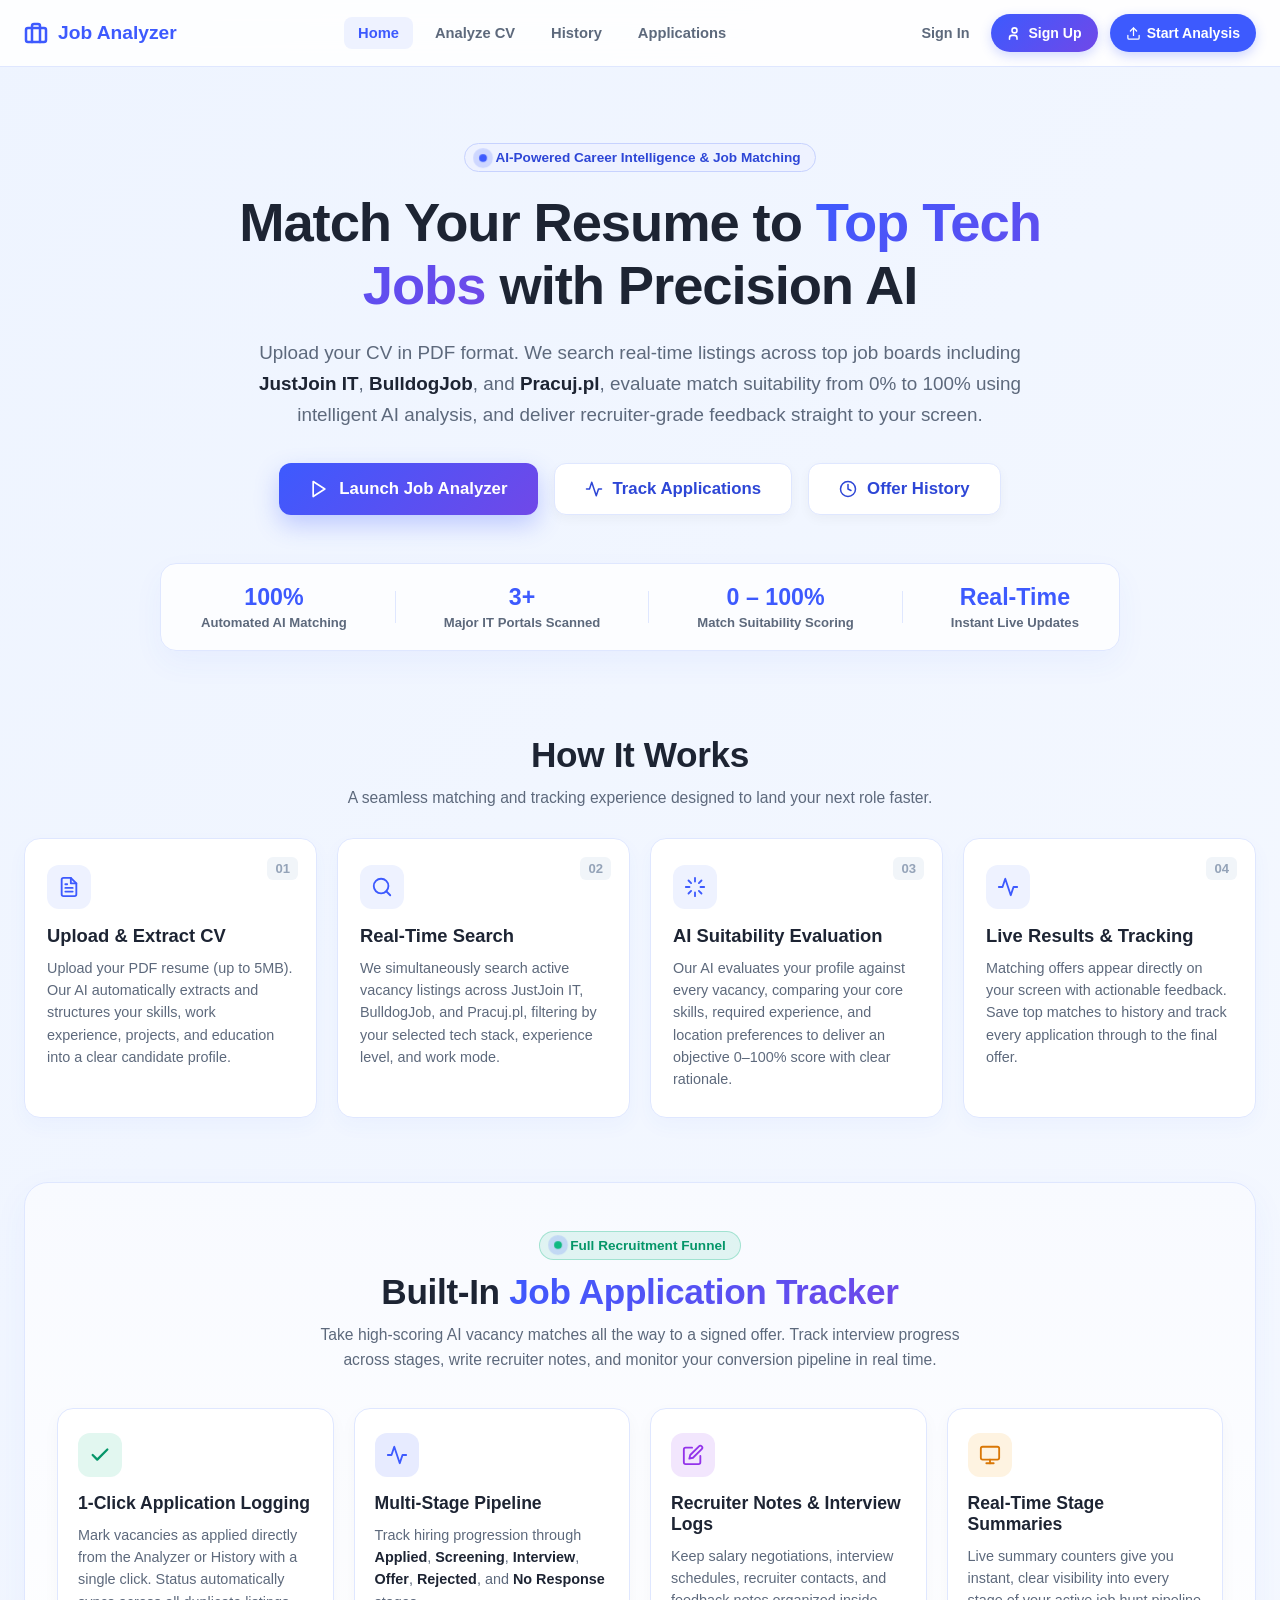
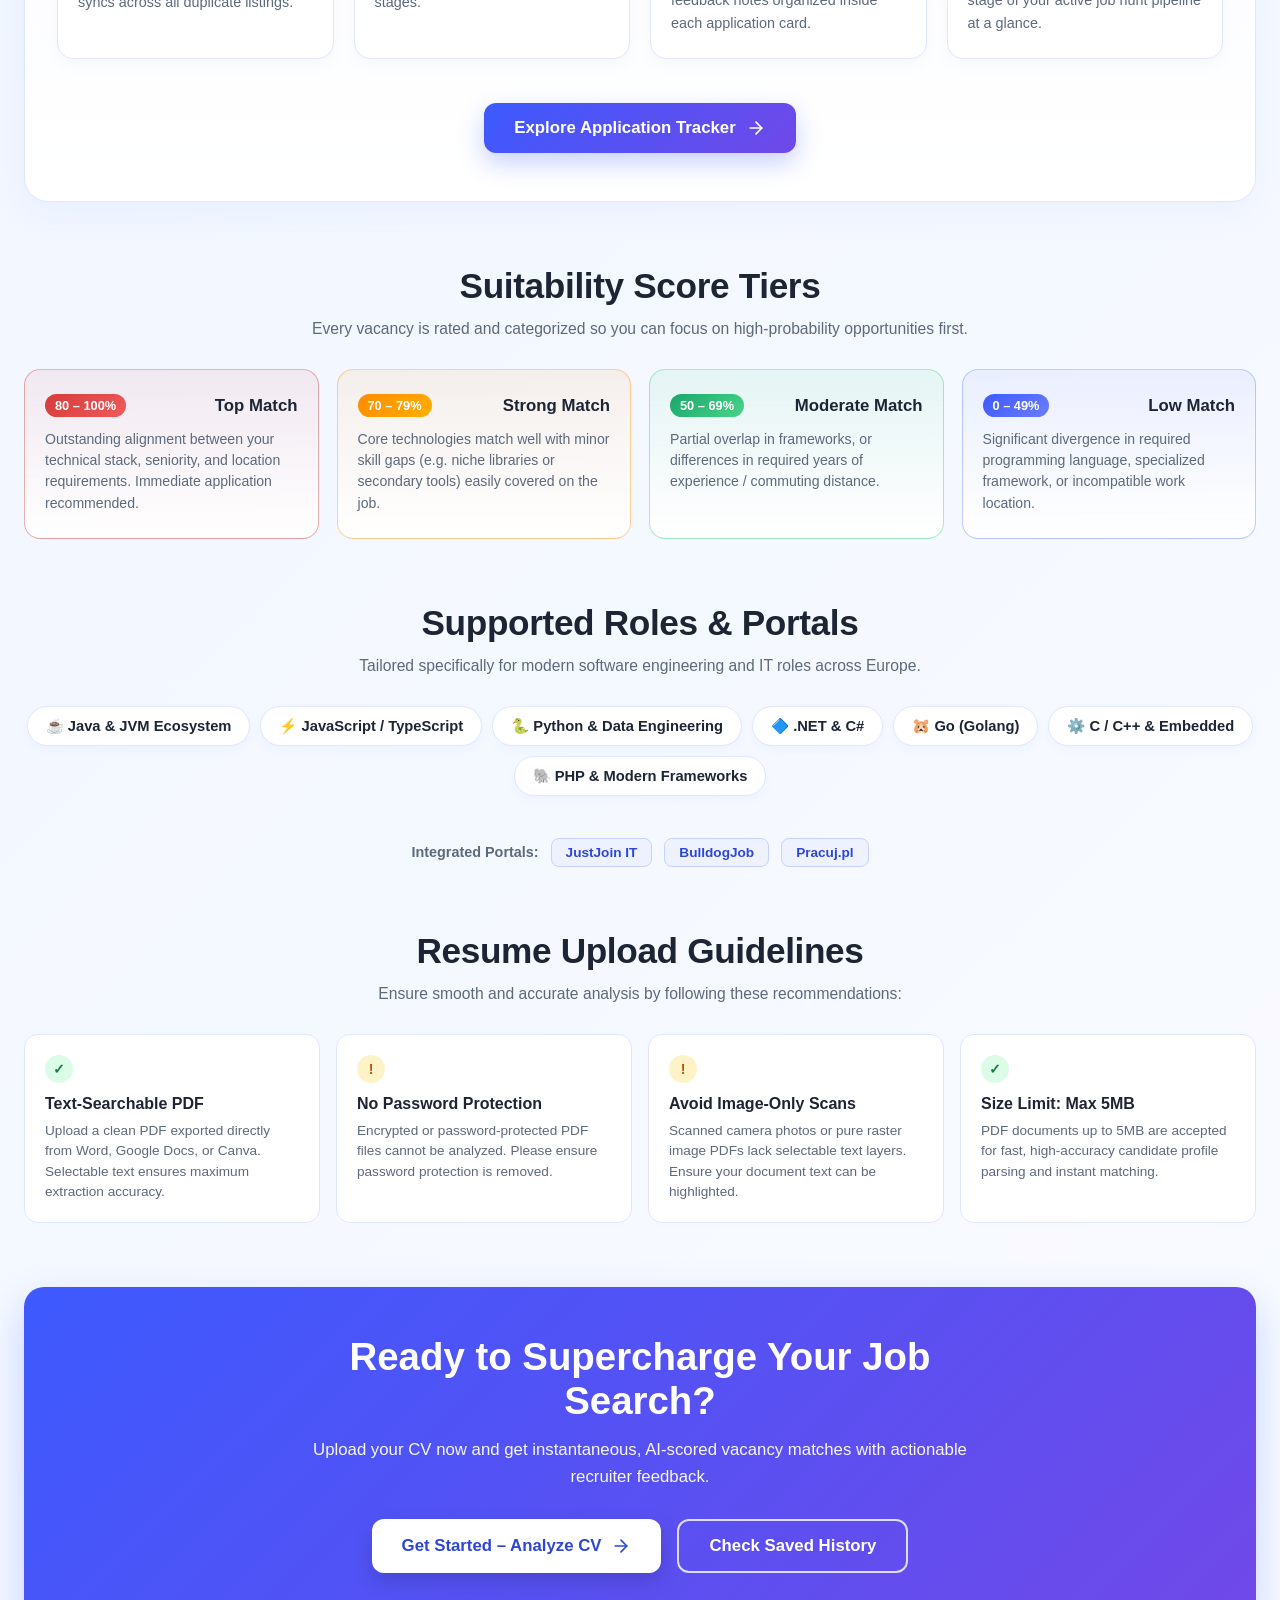
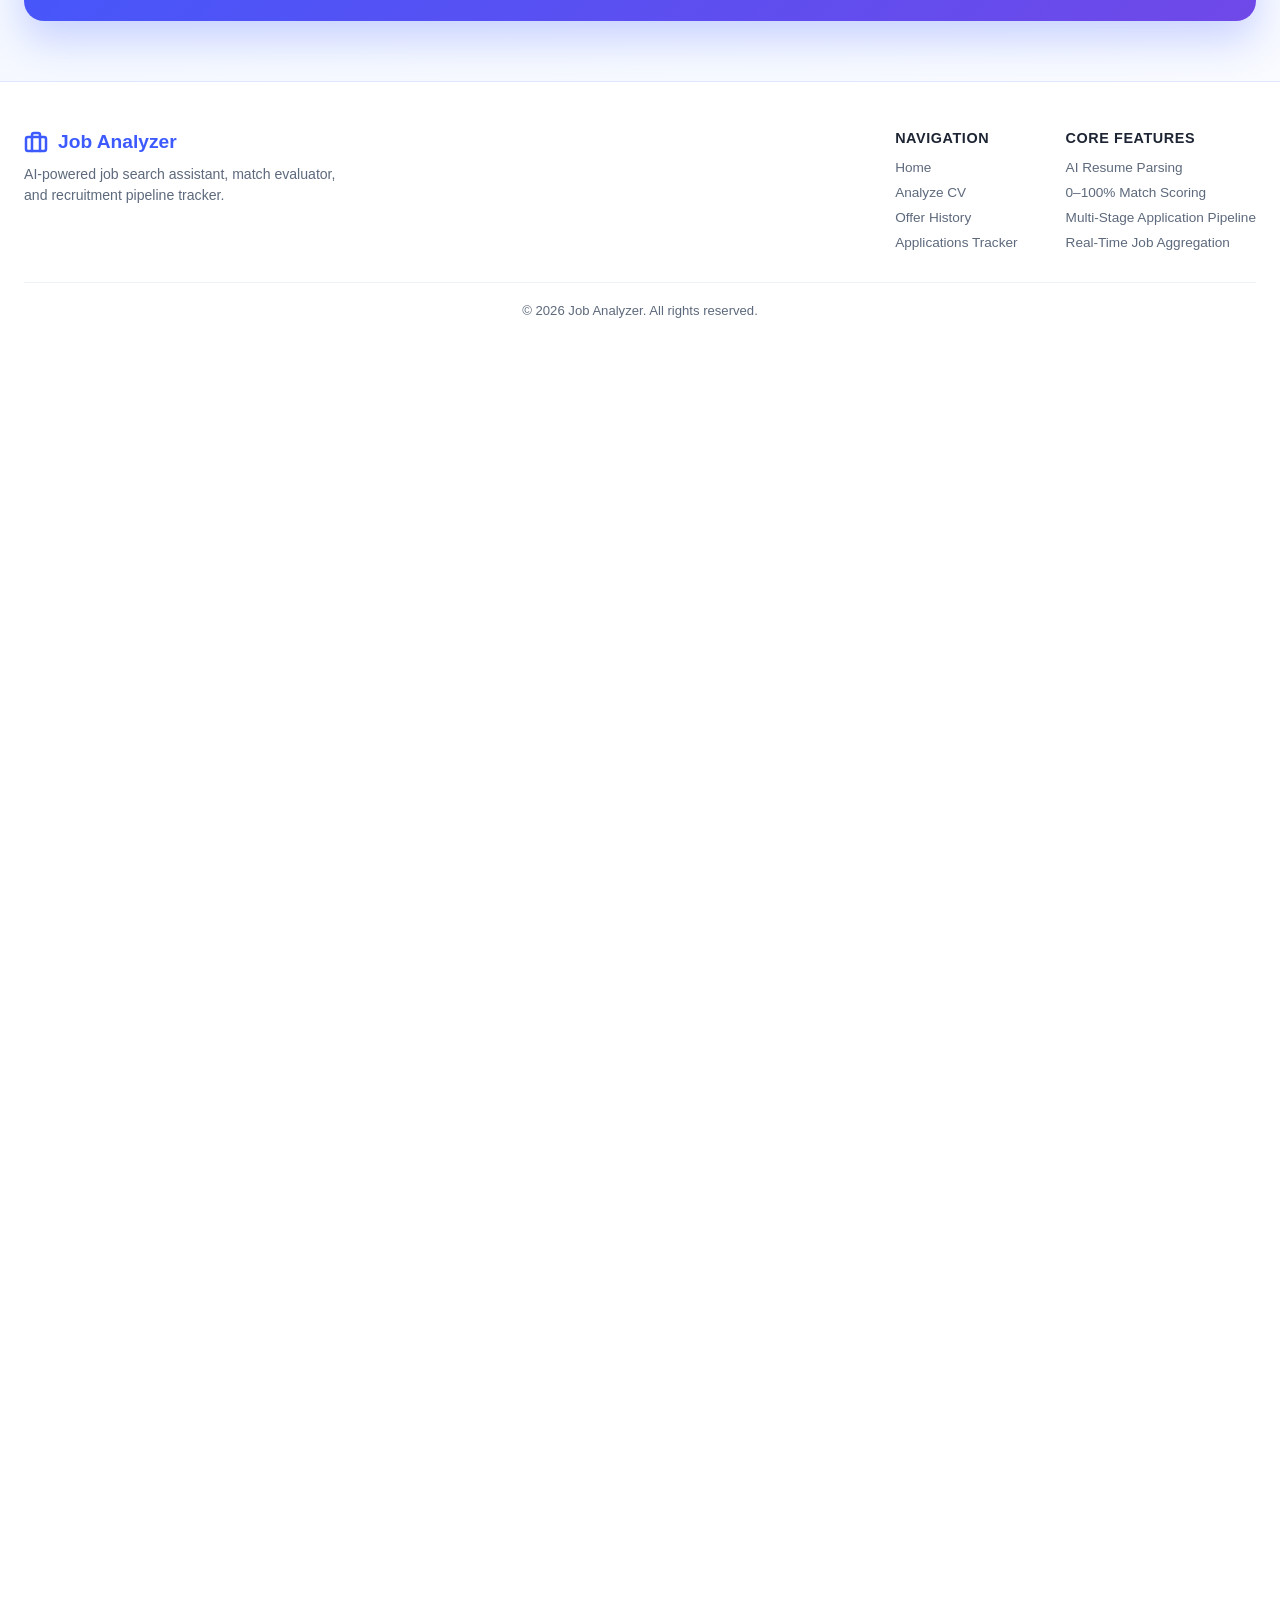
<file: frontend/index.html>
<!DOCTYPE html>
<html lang="en">
<head>
    <meta charset="UTF-8">
    <meta http-equiv="refresh" content="0; url=homePage/home.html">
    <title>Job Analyzer</title>
</head>
<body>
    <p>Redirecting to <a href="homePage/home.html">Job Analyzer</a>...</p>
</body>
</html>
</file>
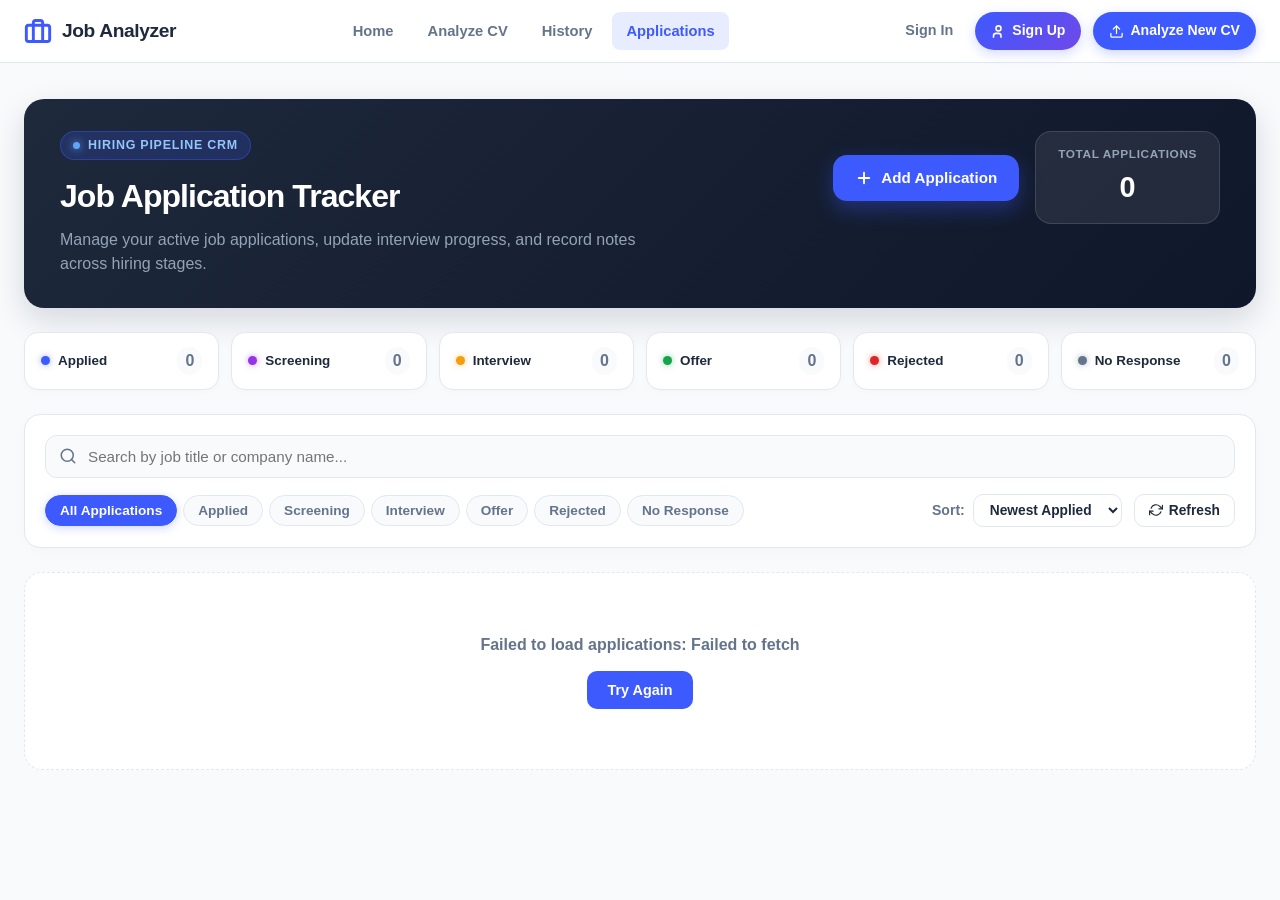
<file: frontend/applicationsPage/applications.html>
<!DOCTYPE html>
<html lang="en">
<head>
    <meta charset="UTF-8">
    <meta name="viewport" content="width=device-width, initial-scale=1.0">
    <title>Application Tracker - Job Analyzer</title>
    <link rel="stylesheet" href="applications.css">
    <link rel="stylesheet" href="../shared/auth-nav.css">
</head>
<body>
    <!-- Top Navigation Bar -->
    <header class="top-nav">
        <div class="nav-container">
            <a href="../homePage/home.html" class="brand" title="Back to Home">
                <svg class="brand-icon" viewBox="0 0 24 24" fill="none" stroke="currentColor" stroke-width="2.5" stroke-linecap="round" stroke-linejoin="round">
                    <rect x="2" y="7" width="20" height="14" rx="2" ry="2"></rect>
                    <path d="M16 21V5a2 2 0 0 0-2-2h-4a2 2 0 0 0-2 2v16"></path>
                </svg>
                <span>Job Analyzer</span>
            </a>

            <nav class="nav-links">
                <a href="../homePage/home.html" class="nav-link">Home</a>
                <a href="../homePage/analyzer.html" class="nav-link">Analyze CV</a>
                <a href="../historyPage/history.html" class="nav-link">History</a>
                <a href="applications.html" class="nav-link active">Applications</a>
            </nav>

            <div class="nav-actions">
                <a href="../homePage/analyzer.html" class="nav-btn analyzer-nav-btn">
                    <svg viewBox="0 0 24 24" fill="none" stroke="currentColor" stroke-width="2" stroke-linecap="round" stroke-linejoin="round">
                        <path d="M21 15v4a2 2 0 0 1-2 2H5a2 2 0 0 1-2-2v-4"></path>
                        <polyline points="17 8 12 3 7 8"></polyline>
                        <line x1="12" y1="3" x2="12" y2="15"></line>
                    </svg>
                    Analyze New CV
                </a>
            </div>
        </div>
    </header>

    <main class="page-shell">
        <!-- Hero Section -->
        <header class="tracker-hero">
            <div class="hero-text">
                <div class="hero-pill">
                    <span class="pulse-dot"></span>
                    <span>Hiring Pipeline CRM</span>
                </div>
                <h1>Job Application Tracker</h1>
                <p>Manage your active job applications, update interview progress, and record notes across hiring stages.</p>
            </div>
            <div class="hero-actions">
                <button type="button" id="openAddModalBtn" class="btn-primary-hero" title="Add application from LinkedIn or other external portal">
                    <svg viewBox="0 0 24 24" fill="none" stroke="currentColor" stroke-width="2.5" stroke-linecap="round" stroke-linejoin="round">
                        <line x1="12" y1="5" x2="12" y2="19"></line>
                        <line x1="5" y1="12" x2="19" y2="12"></line>
                    </svg>
                    <span>Add Application</span>
                </button>
                <div class="stat-badge">
                    <span class="stat-label">Total Applications</span>
                    <span id="totalCount" class="stat-value">0</span>
                </div>
            </div>
        </header>

        <!-- Pipeline Stage Summary Bar -->
        <section class="pipeline-summary-strip">
            <div class="stage-metric" data-stage="APPLIED">
                <span class="stage-dot dot-applied"></span>
                <span class="stage-name">Applied</span>
                <span id="countApplied" class="stage-count">0</span>
            </div>
            <div class="stage-metric" data-stage="SCREENING">
                <span class="stage-dot dot-screening"></span>
                <span class="stage-name">Screening</span>
                <span id="countScreening" class="stage-count">0</span>
            </div>
            <div class="stage-metric" data-stage="INTERVIEW">
                <span class="stage-dot dot-interview"></span>
                <span class="stage-name">Interview</span>
                <span id="countInterview" class="stage-count">0</span>
            </div>
            <div class="stage-metric" data-stage="OFFER">
                <span class="stage-dot dot-offer"></span>
                <span class="stage-name">Offer</span>
                <span id="countOffer" class="stage-count">0</span>
            </div>
            <div class="stage-metric" data-stage="REJECTED">
                <span class="stage-dot dot-rejected"></span>
                <span class="stage-name">Rejected</span>
                <span id="countRejected" class="stage-count">0</span>
            </div>
            <div class="stage-metric" data-stage="NO_RESPONSE">
                <span class="stage-dot dot-no_response"></span>
                <span class="stage-name">No Response</span>
                <span id="countNoResponse" class="stage-count">0</span>
            </div>
        </section>

        <!-- Controls & Filters Section -->
        <section class="controls-panel">
            <div class="search-box">
                <svg class="search-icon" viewBox="0 0 24 24" fill="none" stroke="currentColor" stroke-width="2" stroke-linecap="round" stroke-linejoin="round">
                    <circle cx="11" cy="11" r="8"></circle>
                    <line x1="21" y1="21" x2="16.65" y2="16.65"></line>
                </svg>
                <input type="text" id="searchInput" placeholder="Search by job title or company name..." autocomplete="off">
                <button type="button" id="clearSearchBtn" class="clear-search-btn" title="Clear search" aria-label="Clear search" style="display: none;">
                    &times;
                </button>
            </div>

            <div class="filters-row">
                <div class="filter-group" aria-label="Filter applications by stage">
                    <button class="filter-btn active" data-status="all" type="button">All Applications</button>
                    <button class="filter-btn" data-status="APPLIED" type="button">Applied</button>
                    <button class="filter-btn" data-status="SCREENING" type="button">Screening</button>
                    <button class="filter-btn" data-status="INTERVIEW" type="button">Interview</button>
                    <button class="filter-btn" data-status="OFFER" type="button">Offer</button>
                    <button class="filter-btn" data-status="REJECTED" type="button">Rejected</button>
                    <button class="filter-btn" data-status="NO_RESPONSE" type="button">No Response</button>
                </div>

                <div class="controls-right">
                    <div class="sort-wrapper">
                        <label for="sortSelect" class="sort-label">Sort:</label>
                        <select id="sortSelect" class="sort-select">
                            <option value="appliedAt,desc">Newest Applied</option>
                            <option value="appliedAt,asc">Oldest Applied</option>
                            <option value="companyName,asc">Company (A–Z)</option>
                            <option value="jobTitle,asc">Job Title (A–Z)</option>
                        </select>
                    </div>

                    <button type="button" id="refreshBtn" class="refresh-btn" title="Refresh application list">
                        <svg viewBox="0 0 24 24" fill="none" stroke="currentColor" stroke-width="2" stroke-linecap="round" stroke-linejoin="round">
                            <polyline points="23 4 23 10 17 10"></polyline>
                            <polyline points="1 20 1 14 7 14"></polyline>
                            <path d="M3.51 9a9 9 0 0 1 14.85-3.36L23 10M1 14l4.64 4.36A9 9 0 0 0 20.49 15"></path>
                        </svg>
                        Refresh
                    </button>
                </div>
            </div>
        </section>

        <!-- Applications Cards List -->
        <section id="resultsContainer" class="applications-container" aria-live="polite">
            <div class="empty-state">Loading applications...</div>
        </section>

        <!-- Pagination Bar -->
        <footer id="paginationNav" class="pagination-bar" style="display: none;">
            <div class="pagination-info">
                <span id="pageInfoText">Page 1 of 1</span>
            </div>

            <div class="pagination-controls">
                <button type="button" id="firstPageBtn" class="page-nav-btn" title="First Page" disabled>&laquo;</button>
                <button type="button" id="prevPageBtn" class="page-nav-btn" title="Previous Page" disabled>&lsaquo;</button>
                <div id="pageNumberButtons" class="page-numbers"></div>
                <button type="button" id="nextPageBtn" class="page-nav-btn" title="Next Page" disabled>&rsaquo;</button>
                <button type="button" id="lastPageBtn" class="page-nav-btn" title="Last Page" disabled>&raquo;</button>
            </div>

            <div class="page-size-selector">
                <label for="pageSizeSelect">Per page:</label>
                <select id="pageSizeSelect" class="page-size-select">
                    <option value="10">10</option>
                    <option value="20" selected>20</option>
                    <option value="50">50</option>
                </select>
            </div>
        </footer>
    </main>

    <!-- Add Application Modal Window -->
    <div id="addAppModal" class="modal-overlay" aria-hidden="true" role="dialog" aria-labelledby="modalTitle">
        <div class="modal-container">
            <div class="modal-header">
                <div class="modal-title-group">
                    <div class="modal-badge">
                        <svg viewBox="0 0 24 24" fill="none" stroke="currentColor" stroke-width="2.5" stroke-linecap="round" stroke-linejoin="round">
                            <line x1="12" y1="5" x2="12" y2="19"></line>
                            <line x1="5" y1="12" x2="19" y2="12"></line>
                        </svg>
                        <span>External Application</span>
                    </div>
                    <h2 id="modalTitle" class="modal-title">Add Job Application</h2>
                    <p class="modal-subtitle">Track vacancies applied via LinkedIn, Indeed, direct company sites, or other portals.</p>
                </div>
                <button type="button" id="closeAddModalBtn" class="modal-close-btn" aria-label="Close dialog">&times;</button>
            </div>

            <form id="addAppForm" class="modal-form" novalidate>
                <div id="modalErrorAlert" class="modal-error-alert" style="display: none;" role="alert"></div>

                <div class="form-group">
                    <label for="modalJobTitle" class="form-label">
                        Job Title <span class="required-star">*</span>
                    </label>
                    <input type="text" id="modalJobTitle" class="form-input" placeholder="e.g. Senior Java Engineer" required autocomplete="off">
                    <span class="field-validation-msg" id="jobTitleError"></span>
                </div>

                <div class="form-group">
                    <label for="modalCompanyName" class="form-label">
                        Company Name <span class="required-star">*</span>
                    </label>
                    <input type="text" id="modalCompanyName" class="form-input" placeholder="e.g. Google, Spotify, Revolut" required autocomplete="off">
                    <span class="field-validation-msg" id="companyNameError"></span>
                </div>

                <div class="form-group">
                    <label for="modalOfferUrl" class="form-label">
                        Offer URL <span class="required-star">*</span>
                    </label>
                    <input type="url" id="modalOfferUrl" class="form-input" placeholder="https://www.linkedin.com/jobs/view/..." required autocomplete="off">
                    <span class="field-validation-msg" id="offerUrlError"></span>
                </div>

                <div class="form-group">
                    <label for="modalNotes" class="form-label">
                        Notes <span class="optional-tag">(optional)</span>
                    </label>
                    <textarea id="modalNotes" class="form-textarea" rows="3" placeholder="e.g. Applied via LinkedIn referral, HR contact is Anna, target salary 150k PLN..."></textarea>
                </div>

                <div class="modal-actions">
                    <button type="button" id="cancelAddModalBtn" class="modal-btn modal-btn-secondary">Cancel</button>
                    <button type="submit" id="submitAddModalBtn" class="modal-btn modal-btn-primary">
                        <svg viewBox="0 0 24 24" fill="none" stroke="currentColor" stroke-width="2.5" stroke-linecap="round" stroke-linejoin="round">
                            <polyline points="20 6 9 17 4 12"></polyline>
                        </svg>
                        <span>Save Application</span>
                    </button>
                </div>
            </form>
        </div>
    </div>

    <div id="appToast" class="app-toast" role="alert" aria-live="assertive"></div>

    <script src="../shared/auth-state.js"></script>
    <script src="applications.js"></script>
</body>
</html>
</file>
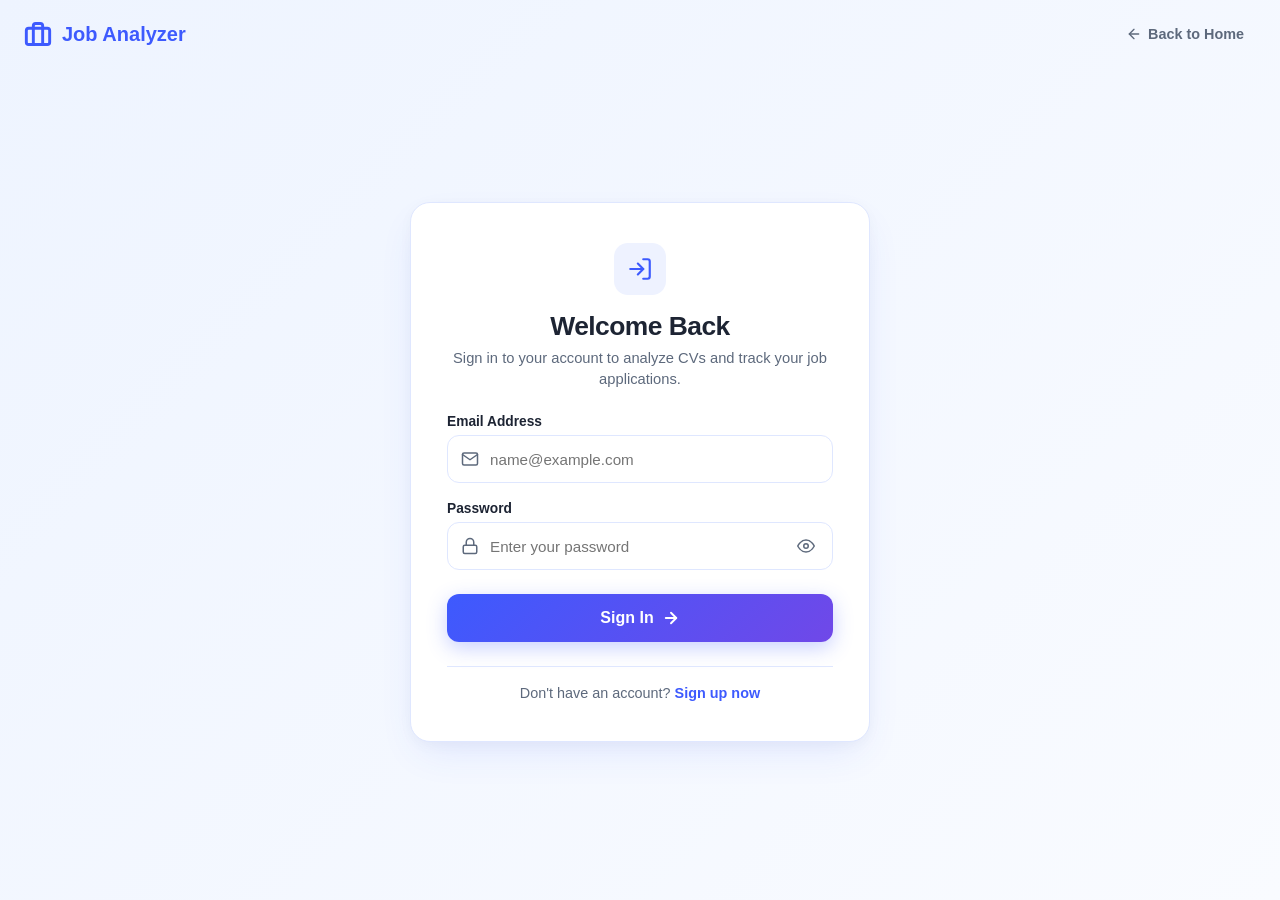
<file: frontend/authPage/login.html>
<!DOCTYPE html>
<html lang="en">
<head>
    <meta charset="UTF-8">
    <meta name="viewport" content="width=device-width, initial-scale=1.0">
    <title>Sign In - Job Analyzer</title>
    <link rel="stylesheet" href="auth.css">
    <link rel="stylesheet" href="../shared/auth-nav.css">
</head>
<body>
    <header class="auth-header">
        <a href="../homePage/home.html" class="brand">
            <svg class="brand-icon" viewBox="0 0 24 24" fill="none" stroke="currentColor" stroke-width="2.5" stroke-linecap="round" stroke-linejoin="round">
                <rect x="2" y="7" width="20" height="14" rx="2" ry="2"></rect>
                <path d="M16 21V5a2 2 0 0 0-2-2h-4a2 2 0 0 0-2 2v16"></path>
            </svg>
            <span>Job Analyzer</span>
        </a>
        <a href="../homePage/home.html" class="back-home-link">
            <svg viewBox="0 0 24 24" fill="none" stroke="currentColor" stroke-width="2" stroke-linecap="round" stroke-linejoin="round">
                <line x1="19" y1="12" x2="5" y2="12"></line>
                <polyline points="12 19 5 12 12 5"></polyline>
            </svg>
            <span>Back to Home</span>
        </a>
    </header>

    <main class="auth-main">
        <section class="auth-card">
            <div class="auth-card-header">
                <div class="auth-badge-icon">
                    <svg viewBox="0 0 24 24" fill="none" stroke="currentColor" stroke-width="2" stroke-linecap="round" stroke-linejoin="round">
                        <path d="M15 3h4a2 2 0 0 1 2 2v14a2 2 0 0 1-2 2h-4"></path>
                        <polyline points="10 17 15 12 10 7"></polyline>
                        <line x1="15" y1="12" x2="3" y2="12"></line>
                    </svg>
                </div>
                <h1 class="auth-title">Welcome Back</h1>
                <p class="auth-subtitle">Sign in to your account to analyze CVs and track your job applications.</p>
            </div>

            <div id="authAlert" class="auth-alert" role="alert">
                <svg id="authAlertIcon" viewBox="0 0 24 24" fill="none" stroke="currentColor" stroke-width="2" stroke-linecap="round" stroke-linejoin="round">
                    <circle cx="12" cy="12" r="10"></circle>
                    <line x1="12" y1="8" x2="12" y2="12"></line>
                    <line x1="12" y1="16" x2="12.01" y2="16"></line>
                </svg>
                <span id="authAlertText"></span>
            </div>

            <form id="loginForm" class="auth-form" novalidate>
                <div class="form-group" id="emailGroup">
                    <label for="emailInput" class="form-label">Email Address</label>
                    <div class="input-wrapper">
                        <svg class="input-icon" viewBox="0 0 24 24" fill="none" stroke="currentColor" stroke-width="2" stroke-linecap="round" stroke-linejoin="round">
                            <path d="M4 4h16c1.1 0 2 .9 2 2v12c0 1.1-.9 2-2 2H4c-1.1 0-2-.9-2-2V6c0-1.1.9-2 2-2z"></path>
                            <polyline points="22,6 12,13 2,6"></polyline>
                        </svg>
                        <input type="email" id="emailInput" class="form-input" placeholder="name@example.com" required autocomplete="email">
                    </div>
                    <span class="field-error-text" id="emailError">Please enter a valid email address.</span>
                </div>

                <div class="form-group" id="passwordGroup">
                    <label for="passwordInput" class="form-label">Password</label>
                    <div class="input-wrapper">
                        <svg class="input-icon" viewBox="0 0 24 24" fill="none" stroke="currentColor" stroke-width="2" stroke-linecap="round" stroke-linejoin="round">
                            <rect x="3" y="11" width="18" height="11" rx="2" ry="2"></rect>
                            <path d="M7 11V7a5 5 0 0 1 10 0v4"></path>
                        </svg>
                        <input type="password" id="passwordInput" class="form-input" placeholder="Enter your password" required autocomplete="current-password">
                        <button type="button" class="password-toggle-btn" id="togglePasswordBtn" aria-label="Toggle password visibility">
                            <svg class="eye-open" viewBox="0 0 24 24" fill="none" stroke="currentColor" stroke-width="2" stroke-linecap="round" stroke-linejoin="round">
                                <path d="M1 12s4-8 11-8 11 8 11 8-4 8-11 8-11-8-11-8z"></path>
                                <circle cx="12" cy="12" r="3"></circle>
                            </svg>
                        </button>
                    </div>
                    <span class="field-error-text" id="passwordError">Password must be between 6 and 20 characters.</span>
                </div>

                <button type="submit" class="auth-submit-btn" id="submitBtn">
                    <span class="btn-spinner"></span>
                    <span class="btn-text">Sign In</span>
                    <svg class="btn-icon" width="18" height="18" viewBox="0 0 24 24" fill="none" stroke="currentColor" stroke-width="2.5" stroke-linecap="round" stroke-linejoin="round">
                        <line x1="5" y1="12" x2="19" y2="12"></line>
                        <polyline points="12 5 19 12 12 19"></polyline>
                    </svg>
                </button>
            </form>

            <footer class="auth-card-footer">
                <p>Don't have an account? <a href="signup.html" id="signupLink">Sign up now</a></p>
            </footer>
        </section>
    </main>

    <script src="../shared/auth-state.js"></script>
    <script src="auth.js"></script>
</body>
</html>
</file>
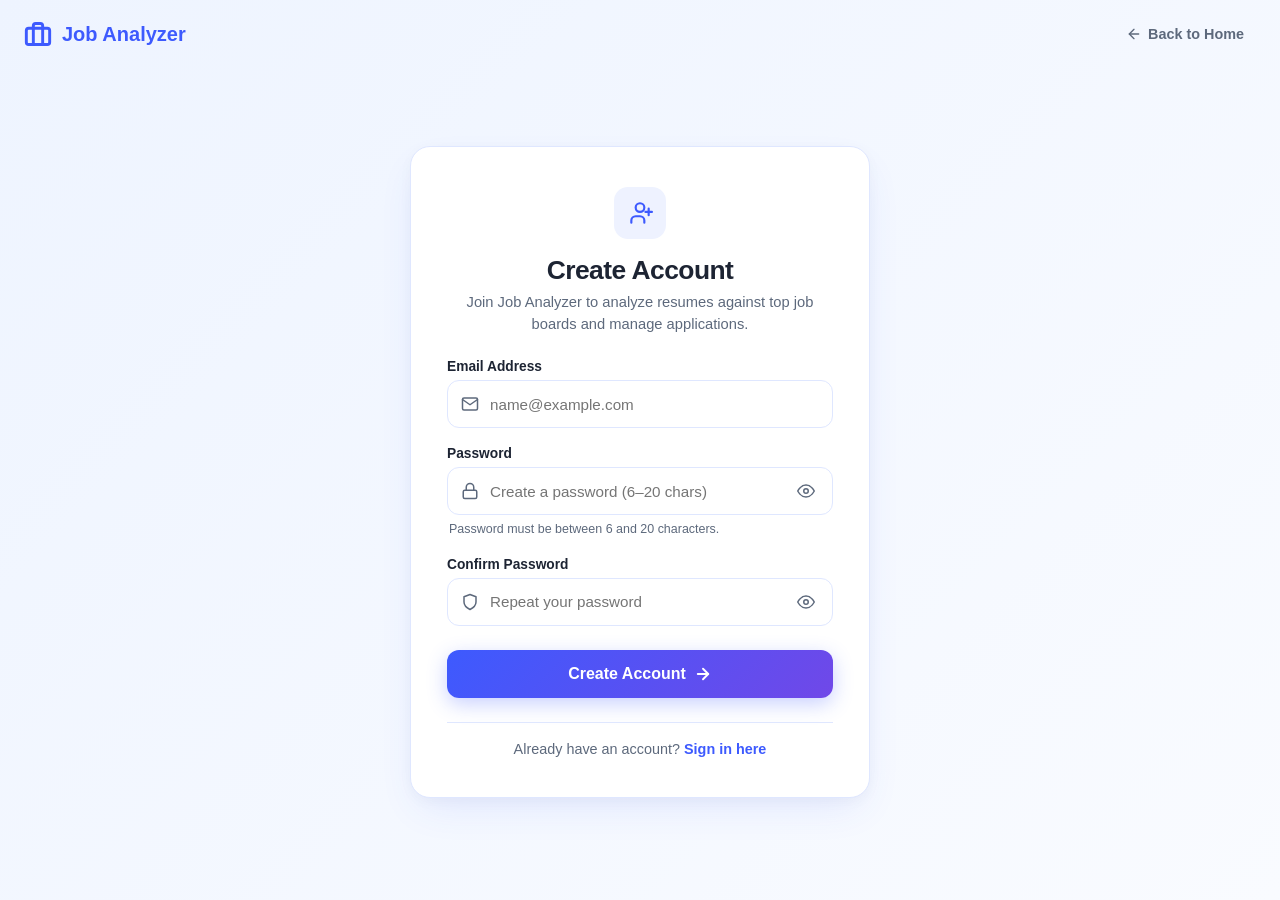
<file: frontend/authPage/signup.html>
<!DOCTYPE html>
<html lang="en">
<head>
    <meta charset="UTF-8">
    <meta name="viewport" content="width=device-width, initial-scale=1.0">
    <title>Sign Up - Job Analyzer</title>
    <link rel="stylesheet" href="auth.css">
    <link rel="stylesheet" href="../shared/auth-nav.css">
</head>
<body>
    <header class="auth-header">
        <a href="../homePage/home.html" class="brand">
            <svg class="brand-icon" viewBox="0 0 24 24" fill="none" stroke="currentColor" stroke-width="2.5" stroke-linecap="round" stroke-linejoin="round">
                <rect x="2" y="7" width="20" height="14" rx="2" ry="2"></rect>
                <path d="M16 21V5a2 2 0 0 0-2-2h-4a2 2 0 0 0-2 2v16"></path>
            </svg>
            <span>Job Analyzer</span>
        </a>
        <a href="../homePage/home.html" class="back-home-link">
            <svg viewBox="0 0 24 24" fill="none" stroke="currentColor" stroke-width="2" stroke-linecap="round" stroke-linejoin="round">
                <line x1="19" y1="12" x2="5" y2="12"></line>
                <polyline points="12 19 5 12 12 5"></polyline>
            </svg>
            <span>Back to Home</span>
        </a>
    </header>

    <main class="auth-main">
        <section class="auth-card">
            <div class="auth-card-header">
                <div class="auth-badge-icon">
                    <svg viewBox="0 0 24 24" fill="none" stroke="currentColor" stroke-width="2" stroke-linecap="round" stroke-linejoin="round">
                        <path d="M16 21v-2a4 4 0 0 0-4-4H8a4 4 0 0 0-4 4v2"></path>
                        <circle cx="12" cy="7" r="4"></circle>
                        <line x1="20" y1="8" x2="20" y2="14"></line>
                        <line x1="23" y1="11" x2="17" y2="11"></line>
                    </svg>
                </div>
                <h1 class="auth-title">Create Account</h1>
                <p class="auth-subtitle">Join Job Analyzer to analyze resumes against top job boards and manage applications.</p>
            </div>

            <div id="authAlert" class="auth-alert" role="alert">
                <svg id="authAlertIcon" viewBox="0 0 24 24" fill="none" stroke="currentColor" stroke-width="2" stroke-linecap="round" stroke-linejoin="round">
                    <circle cx="12" cy="12" r="10"></circle>
                    <line x1="12" y1="8" x2="12" y2="12"></line>
                    <line x1="12" y1="16" x2="12.01" y2="16"></line>
                </svg>
                <span id="authAlertText"></span>
            </div>

            <form id="signupForm" class="auth-form" novalidate>
                <div class="form-group" id="emailGroup">
                    <label for="emailInput" class="form-label">Email Address</label>
                    <div class="input-wrapper">
                        <svg class="input-icon" viewBox="0 0 24 24" fill="none" stroke="currentColor" stroke-width="2" stroke-linecap="round" stroke-linejoin="round">
                            <path d="M4 4h16c1.1 0 2 .9 2 2v12c0 1.1-.9 2-2 2H4c-1.1 0-2-.9-2-2V6c0-1.1.9-2 2-2z"></path>
                            <polyline points="22,6 12,13 2,6"></polyline>
                        </svg>
                        <input type="email" id="emailInput" class="form-input" placeholder="name@example.com" required autocomplete="email">
                    </div>
                    <span class="field-error-text" id="emailError">Please enter a valid email address.</span>
                </div>

                <div class="form-group" id="passwordGroup">
                    <label for="passwordInput" class="form-label">Password</label>
                    <div class="input-wrapper">
                        <svg class="input-icon" viewBox="0 0 24 24" fill="none" stroke="currentColor" stroke-width="2" stroke-linecap="round" stroke-linejoin="round">
                            <rect x="3" y="11" width="18" height="11" rx="2" ry="2"></rect>
                            <path d="M7 11V7a5 5 0 0 1 10 0v4"></path>
                        </svg>
                        <input type="password" id="passwordInput" class="form-input" placeholder="Create a password (6–20 chars)" required autocomplete="new-password">
                        <button type="button" class="password-toggle-btn" id="togglePasswordBtn" aria-label="Toggle password visibility">
                            <svg class="eye-open" viewBox="0 0 24 24" fill="none" stroke="currentColor" stroke-width="2" stroke-linecap="round" stroke-linejoin="round">
                                <path d="M1 12s4-8 11-8 11 8 11 8-4 8-11 8-11-8-11-8z"></path>
                                <circle cx="12" cy="12" r="3"></circle>
                            </svg>
                        </button>
                    </div>
                    <p class="password-requirements">Password must be between 6 and 20 characters.</p>
                    <span class="field-error-text" id="passwordError">Password must be between 6 and 20 characters.</span>
                </div>

                <div class="form-group" id="confirmPasswordGroup">
                    <label for="confirmPasswordInput" class="form-label">Confirm Password</label>
                    <div class="input-wrapper">
                        <svg class="input-icon" viewBox="0 0 24 24" fill="none" stroke="currentColor" stroke-width="2" stroke-linecap="round" stroke-linejoin="round">
                            <path d="M12 22s8-4 8-10V5l-8-3-8 3v7c0 6 8 10 8 10z"></path>
                        </svg>
                        <input type="password" id="confirmPasswordInput" class="form-input" placeholder="Repeat your password" required autocomplete="new-password">
                        <button type="button" class="password-toggle-btn" id="toggleConfirmPasswordBtn" aria-label="Toggle password visibility">
                            <svg class="eye-open" viewBox="0 0 24 24" fill="none" stroke="currentColor" stroke-width="2" stroke-linecap="round" stroke-linejoin="round">
                                <path d="M1 12s4-8 11-8 11 8 11 8-4 8-11 8-11-8-11-8z"></path>
                                <circle cx="12" cy="12" r="3"></circle>
                            </svg>
                        </button>
                    </div>
                    <span class="field-error-text" id="confirmPasswordError">Passwords do not match.</span>
                </div>

                <button type="submit" class="auth-submit-btn" id="submitBtn">
                    <span class="btn-spinner"></span>
                    <span class="btn-text">Create Account</span>
                    <svg class="btn-icon" width="18" height="18" viewBox="0 0 24 24" fill="none" stroke="currentColor" stroke-width="2.5" stroke-linecap="round" stroke-linejoin="round">
                        <line x1="5" y1="12" x2="19" y2="12"></line>
                        <polyline points="12 5 19 12 12 19"></polyline>
                    </svg>
                </button>
            </form>

            <footer class="auth-card-footer">
                <p>Already have an account? <a href="login.html" id="loginLink">Sign in here</a></p>
            </footer>
        </section>
    </main>

    <script src="../shared/auth-state.js"></script>
    <script src="auth.js"></script>
</body>
</html>
</file>
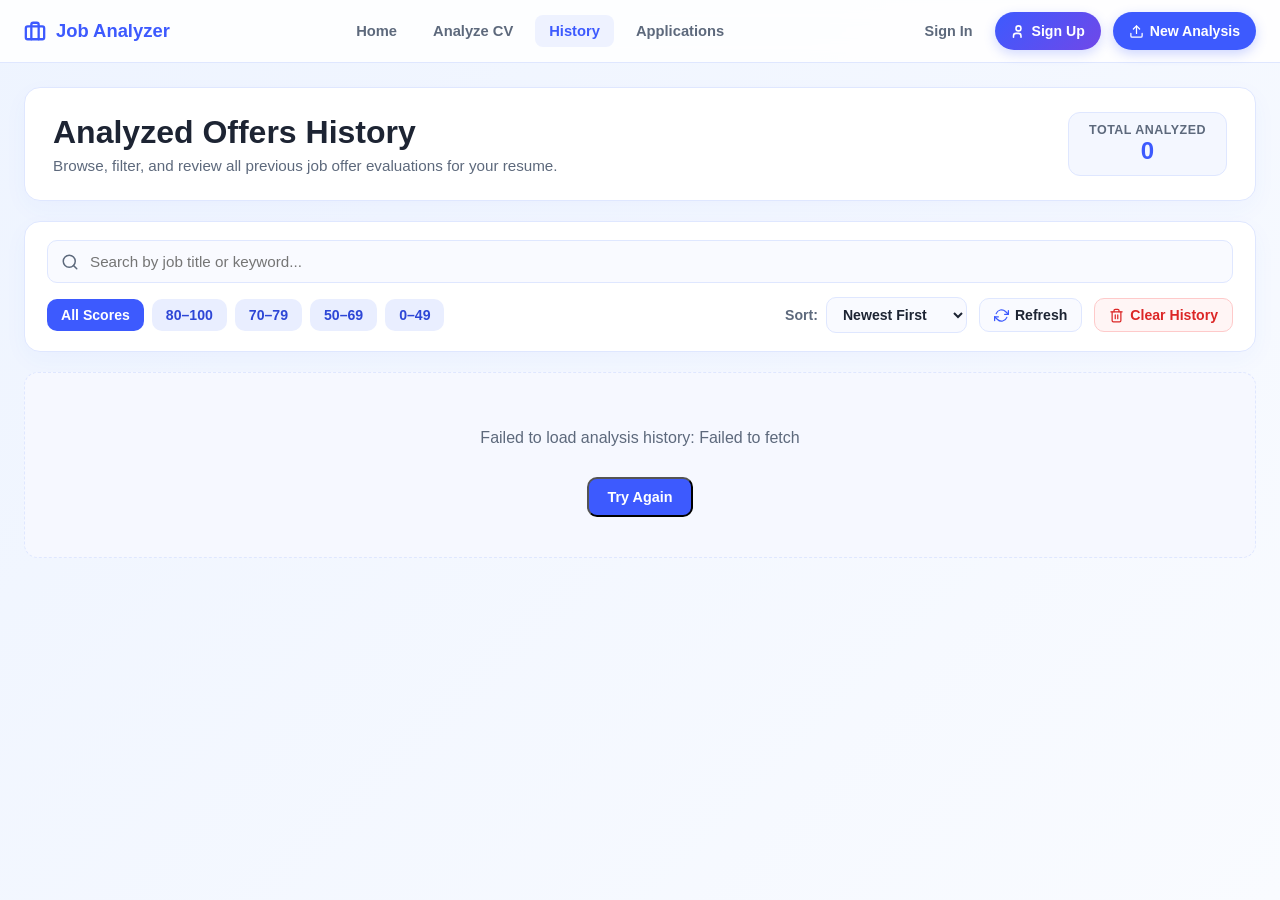
<file: frontend/historyPage/history.html>
<!DOCTYPE html>
<html lang="en">
<head>
    <meta charset="UTF-8">
    <meta name="viewport" content="width=device-width, initial-scale=1.0">
    <title>Analysis History - Job Analyzer</title>
    <link rel="stylesheet" href="history.css">
    <link rel="stylesheet" href="../shared/auth-nav.css">
</head>
<body>
    <header class="top-nav">
        <div class="nav-container">
            <a href="../homePage/home.html" class="brand" title="Back to Home">
                <svg class="brand-icon" viewBox="0 0 24 24" fill="none" stroke="currentColor" stroke-width="2.5" stroke-linecap="round" stroke-linejoin="round">
                    <rect x="2" y="7" width="20" height="14" rx="2" ry="2"></rect>
                    <path d="M16 21V5a2 2 0 0 0-2-2h-4a2 2 0 0 0-2 2v16"></path>
                </svg>
                <span>Job Analyzer</span>
            </a>

            <nav class="nav-links">
                <a href="../homePage/home.html" class="nav-link">Home</a>
                <a href="../homePage/analyzer.html" class="nav-link">Analyze CV</a>
                <a href="history.html" class="nav-link active">History</a>
                <a href="../applicationsPage/applications.html" class="nav-link">Applications</a>
            </nav>

            <div class="nav-actions">
                <a href="../homePage/analyzer.html" class="nav-btn analyzer-nav-btn">
                    <svg viewBox="0 0 24 24" fill="none" stroke="currentColor" stroke-width="2" stroke-linecap="round" stroke-linejoin="round">
                        <path d="M21 15v4a2 2 0 0 1-2 2H5a2 2 0 0 1-2-2v-4"></path>
                        <polyline points="17 8 12 3 7 8"></polyline>
                        <line x1="12" y1="3" x2="12" y2="15"></line>
                    </svg>
                    New Analysis
                </a>
            </div>
        </div>
    </header>

    <main class="page-shell">
        <header class="history-hero">
            <div class="hero-text">
                <h1>Analyzed Offers History</h1>
                <p>Browse, filter, and review all previous job offer evaluations for your resume.</p>
            </div>
            <div class="hero-stats">
                <div class="stat-badge">
                    <span class="stat-label">Total Analyzed</span>
                    <span id="totalCount" class="stat-value">0</span>
                </div>
            </div>
        </header>

        <section class="controls-panel">
            <div class="search-box">
                <svg class="search-icon" viewBox="0 0 24 24" fill="none" stroke="currentColor" stroke-width="2" stroke-linecap="round" stroke-linejoin="round">
                    <circle cx="11" cy="11" r="8"></circle>
                    <line x1="21" y1="21" x2="16.65" y2="16.65"></line>
                </svg>
                <input type="text" id="searchInput" placeholder="Search by job title or keyword..." autocomplete="off">
                <button type="button" id="clearSearchBtn" class="clear-search-btn" title="Clear search" aria-label="Clear search" style="display: none;">
                    &times;
                </button>
            </div>

            <div class="filters-row">
                <div class="filter-group" aria-label="Filter offers by score tier">
                    <button class="filter-btn active" data-filter="all" type="button">All Scores</button>
                    <button class="filter-btn" data-filter="80-100" type="button">80–100</button>
                    <button class="filter-btn" data-filter="70-79" type="button">70–79</button>
                    <button class="filter-btn" data-filter="50-69" type="button">50–69</button>
                    <button class="filter-btn" data-filter="0-49" type="button">0–49</button>
                </div>

                <div class="controls-right">
                    <div class="sort-wrapper">
                        <label for="sortSelect" class="sort-label">Sort:</label>
                        <select id="sortSelect" class="sort-select">
                            <option value="analyzedAt,desc">Newest First</option>
                            <option value="analyzedAt,asc">Oldest First</option>
                            <option value="score,desc">Highest Score</option>
                            <option value="score,asc">Lowest Score</option>
                        </select>
                    </div>

                    <button type="button" id="refreshBtn" class="refresh-btn" title="Refresh history">
                        <svg viewBox="0 0 24 24" fill="none" stroke="currentColor" stroke-width="2" stroke-linecap="round" stroke-linejoin="round">
                            <polyline points="23 4 23 10 17 10"></polyline>
                            <polyline points="1 20 1 14 7 14"></polyline>
                            <path d="M3.51 9a9 9 0 0 1 14.85-3.36L23 10M1 14l4.64 4.36A9 9 0 0 0 20.49 15"></path>
                        </svg>
                        Refresh
                    </button>

                    <button type="button" id="clearHistoryBtn" class="clear-history-btn" title="Clear all history">
                        <svg viewBox="0 0 24 24" fill="none" stroke="currentColor" stroke-width="2" stroke-linecap="round" stroke-linejoin="round">
                            <polyline points="3 6 5 6 21 6"></polyline>
                            <path d="M19 6v14a2 2 0 0 1-2 2H7a2 2 0 0 1-2-2V6m3 0V4a2 2 0 0 1 2-2h4a2 2 0 0 1 2 2v2"></path>
                            <line x1="10" y1="11" x2="10" y2="17"></line>
                            <line x1="14" y1="11" x2="14" y2="17"></line>
                        </svg>
                        Clear History
                    </button>
                </div>
            </div>
        </section>

        <section class="results-panel" aria-live="polite">
            <div id="resultsContainer" class="results-container">
                <div class="empty-state">Loading analysis history...</div>
            </div>

            <nav id="paginationNav" class="pagination-bar" aria-label="History pagination" style="display: none;">
                <div class="pagination-info">
                    <span id="pageInfoText">Page 1 of 1</span>
                    <div class="page-size-selector">
                        <label for="pageSizeSelect">Show:</label>
                        <select id="pageSizeSelect">
                            <option value="12">12</option>
                            <option value="20" selected>20</option>
                            <option value="40">40</option>
                        </select>
                    </div>
                </div>
                <div class="pagination-controls">
                    <button type="button" id="firstPageBtn" class="page-btn" title="First Page" disabled>&laquo;</button>
                    <button type="button" id="prevPageBtn" class="page-btn" title="Previous Page" disabled>&lsaquo; Prev</button>
                    <div id="pageNumberButtons" class="page-numbers"></div>
                    <button type="button" id="nextPageBtn" class="page-btn" title="Next Page" disabled>Next &rsaquo;</button>
                    <button type="button" id="lastPageBtn" class="page-btn" title="Last Page" disabled>&raquo;</button>
                </div>
            </nav>
        </section>
    </main>

    <script src="../shared/auth-state.js"></script>
    <script src="history.js"></script>
</body>
</html>
</file>
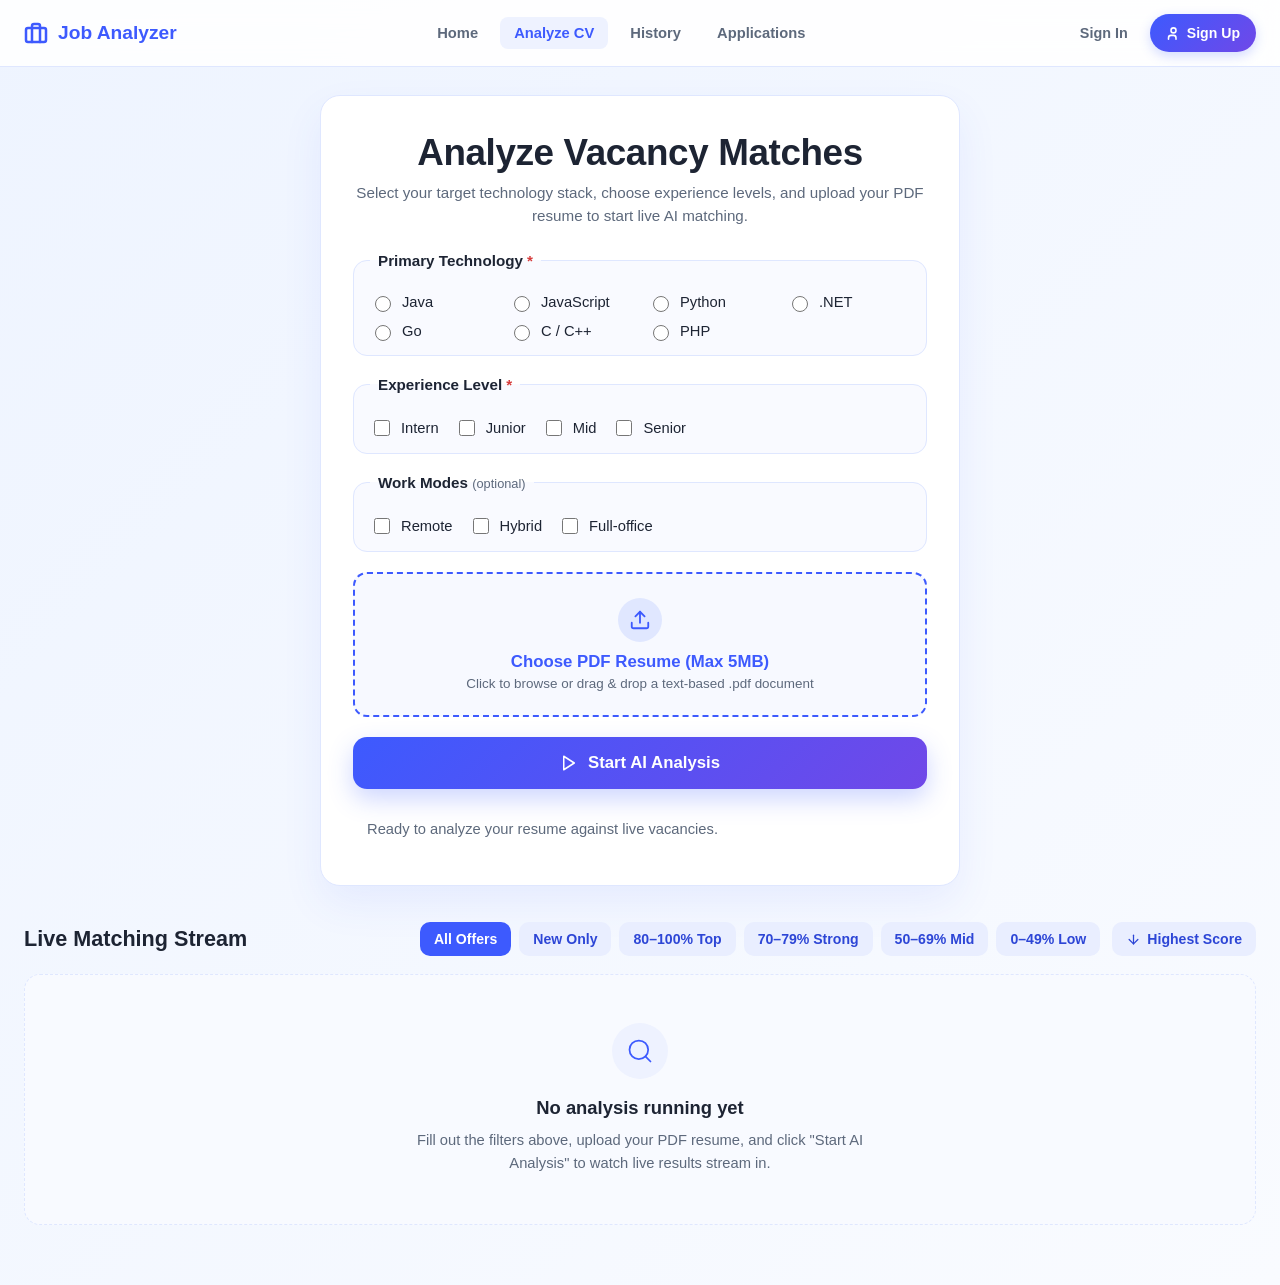
<file: frontend/homePage/analyzer.html>
<!DOCTYPE html>
<html lang="en">
<head>
    <meta charset="UTF-8">
    <meta name="viewport" content="width=device-width, initial-scale=1.0">
    <title>Analyze Resume - Job Analyzer</title>
    <link rel="stylesheet" href="analyzer.css">
    <link rel="stylesheet" href="../shared/auth-nav.css">
</head>
<body>
    <!-- Navigation Bar -->
    <header class="top-nav">
        <div class="nav-container">
            <a href="home.html" class="brand" title="Back to Home">
                <svg class="brand-icon" viewBox="0 0 24 24" fill="none" stroke="currentColor" stroke-width="2.5" stroke-linecap="round" stroke-linejoin="round">
                    <rect x="2" y="7" width="20" height="14" rx="2" ry="2"></rect>
                    <path d="M16 21V5a2 2 0 0 0-2-2h-4a2 2 0 0 0-2 2v16"></path>
                </svg>
                <span>Job Analyzer</span>
            </a>

            <nav class="nav-links">
                <a href="home.html" class="nav-link">Home</a>
                <a href="analyzer.html" class="nav-link active">Analyze CV</a>
                <a href="../historyPage/history.html" class="nav-link">History</a>
                <a href="../applicationsPage/applications.html" class="nav-link">Applications</a>
            </nav>

            <div class="nav-actions"></div>
        </div>
    </header>

    <main class="page-shell">
        <!-- Upload Card -->
        <section class="upload-card">
            <div class="card-header">
                <h1>Analyze Vacancy Matches</h1>
                <p class="card-intro">Select your target technology stack, choose experience levels, and upload your PDF resume to start live AI matching.</p>
            </div>

            <form id="uploadForm" class="upload-form" novalidate>
                <!-- Technology fieldset -->
                <fieldset class="filter-fieldset" id="technologyFieldset">
                    <legend>Primary Technology <span class="required-mark">*</span></legend>
                    <div class="option-list option-list-radio">
                        <label class="option-item"><input type="radio" name="technology" value="java" required>Java</label>
                        <label class="option-item"><input type="radio" name="technology" value="javascript">JavaScript</label>
                        <label class="option-item"><input type="radio" name="technology" value="python">Python</label>
                        <label class="option-item"><input type="radio" name="technology" value="net">.NET</label>
                        <label class="option-item"><input type="radio" name="technology" value="go">Go</label>
                        <label class="option-item"><input type="radio" name="technology" value="c">C / C++</label>
                        <label class="option-item"><input type="radio" name="technology" value="php">PHP</label>
                    </div>
                    <span class="field-error-msg" id="techErrorMsg" style="display: none;">Please select a primary technology.</span>
                </fieldset>

                <!-- Experience Level fieldset -->
                <fieldset class="filter-fieldset" id="experienceFieldset">
                    <legend>Experience Level <span class="required-mark">*</span></legend>
                    <div class="option-list">
                        <label class="option-item"><input type="checkbox" name="experience" value="intern">Intern</label>
                        <label class="option-item"><input type="checkbox" name="experience" value="junior">Junior</label>
                        <label class="option-item"><input type="checkbox" name="experience" value="mid">Mid</label>
                        <label class="option-item"><input type="checkbox" name="experience" value="senior">Senior</label>
                    </div>
                    <span class="field-error-msg" id="expErrorMsg" style="display: none;">Please select at least one experience level.</span>
                </fieldset>

                <!-- Work Modes fieldset -->
                <fieldset class="filter-fieldset">
                    <legend>Work Modes <span class="optional-label">(optional)</span></legend>
                    <div class="option-list">
                        <label class="option-item"><input type="checkbox" name="workMode" value="remote">Remote</label>
                        <label class="option-item"><input type="checkbox" name="workMode" value="hybrid">Hybrid</label>
                        <label class="option-item"><input type="checkbox" name="workMode" value="full-office">Full-office</label>
                    </div>
                </fieldset>

                <!-- File Dropzone -->
                <div class="file-upload-section">
                    <label class="file-picker" for="fileInput" id="filePickerLabel">
                        <div class="picker-icon">
                            <svg viewBox="0 0 24 24" fill="none" stroke="currentColor" stroke-width="2" stroke-linecap="round" stroke-linejoin="round">
                                <path d="M21 15v4a2 2 0 0 1-2 2H5a2 2 0 0 1-2-2v-4"></path>
                                <polyline points="17 8 12 3 7 8"></polyline>
                                <line x1="12" y1="3" x2="12" y2="15"></line>
                            </svg>
                        </div>
                        <span class="file-picker-label" id="filePickerText">Choose PDF Resume (Max 5MB)</span>
                        <span class="file-picker-subtext">Click to browse or drag & drop a text-based .pdf document</span>
                        <input id="fileInput" type="file" name="file" accept=".pdf,application/pdf" required>
                    </label>

                    <div id="selectedFileInfo" class="selected-file-info" style="display: none;">
                        <div class="file-info-left">
                            <svg viewBox="0 0 24 24" fill="none" stroke="currentColor" stroke-width="2" stroke-linecap="round" stroke-linejoin="round" class="file-icon">
                                <path d="M14 2H6a2 2 0 0 0-2 2v16a2 2 0 0 0 2 2h12a2 2 0 0 0 2-2V8z"></path>
                                <polyline points="14 2 14 8 20 8"></polyline>
                            </svg>
                            <span id="fileNameDisplay" class="file-name-text"></span>
                        </div>
                        <button type="button" id="clearFileBtn" class="clear-file-btn" title="Remove file">&times;</button>
                    </div>
                </div>

                <button type="submit" id="submitBtn" class="submit-btn">
                    <svg viewBox="0 0 24 24" fill="none" stroke="currentColor" stroke-width="2" stroke-linecap="round" stroke-linejoin="round" class="btn-icon">
                        <polygon points="5 3 19 12 5 21 5 3"></polygon>
                    </svg>
                    <span id="submitBtnText">Start AI Analysis</span>
                </button>
            </form>

            <div id="status" class="status" aria-live="polite">Ready to analyze your resume against live vacancies.</div>
        </section>

        <!-- Real-time Results Panel -->
        <section class="results-panel" aria-live="polite">
            <div class="results-controls">
                <div class="results-header-info">
                    <h2>Live Matching Stream</h2>
                    <span id="offersCountBadge" class="count-badge" style="display: none;">0 Offers</span>
                </div>

                <div class="controls-actions">
                    <div class="filter-group" aria-label="Filter offers by score range">
                        <button class="filter-btn active" data-filter="all" type="button">All Offers</button>
                        <button class="filter-btn" data-filter="new" type="button">New Only</button>
                        <button class="filter-btn" data-filter="80-100" type="button">80–100% Top</button>
                        <button class="filter-btn" data-filter="70-79" type="button">70–79% Strong</button>
                        <button class="filter-btn" data-filter="50-69" type="button">50–69% Mid</button>
                        <button class="filter-btn" data-filter="0-49" type="button">0–49% Low</button>
                    </div>
                    <button id="sortBtn" class="sort-btn" type="button" title="Sort by match score">
                        <svg viewBox="0 0 24 24" fill="none" stroke="currentColor" stroke-width="2" stroke-linecap="round" stroke-linejoin="round">
                            <line x1="12" y1="5" x2="12" y2="19"></line>
                            <polyline points="19 12 12 19 5 12"></polyline>
                        </svg>
                        Highest Score
                    </button>
                </div>
            </div>

            <div id="resultsContainer" class="results-container">
                <div class="empty-state initial-empty-state">
                    <div class="empty-icon">
                        <svg viewBox="0 0 24 24" fill="none" stroke="currentColor" stroke-width="1.5" stroke-linecap="round" stroke-linejoin="round">
                            <circle cx="11" cy="11" r="8"></circle>
                            <line x1="21" y1="21" x2="16.65" y2="16.65"></line>
                        </svg>
                    </div>
                    <p class="empty-title">No analysis running yet</p>
                    <p class="empty-desc">Fill out the filters above, upload your PDF resume, and click "Start AI Analysis" to watch live results stream in.</p>
                </div>
            </div>
        </section>
    </main>

    <script src="../shared/auth-state.js"></script>
    <script src="analyzer.js"></script>
</body>
</html>
</file>
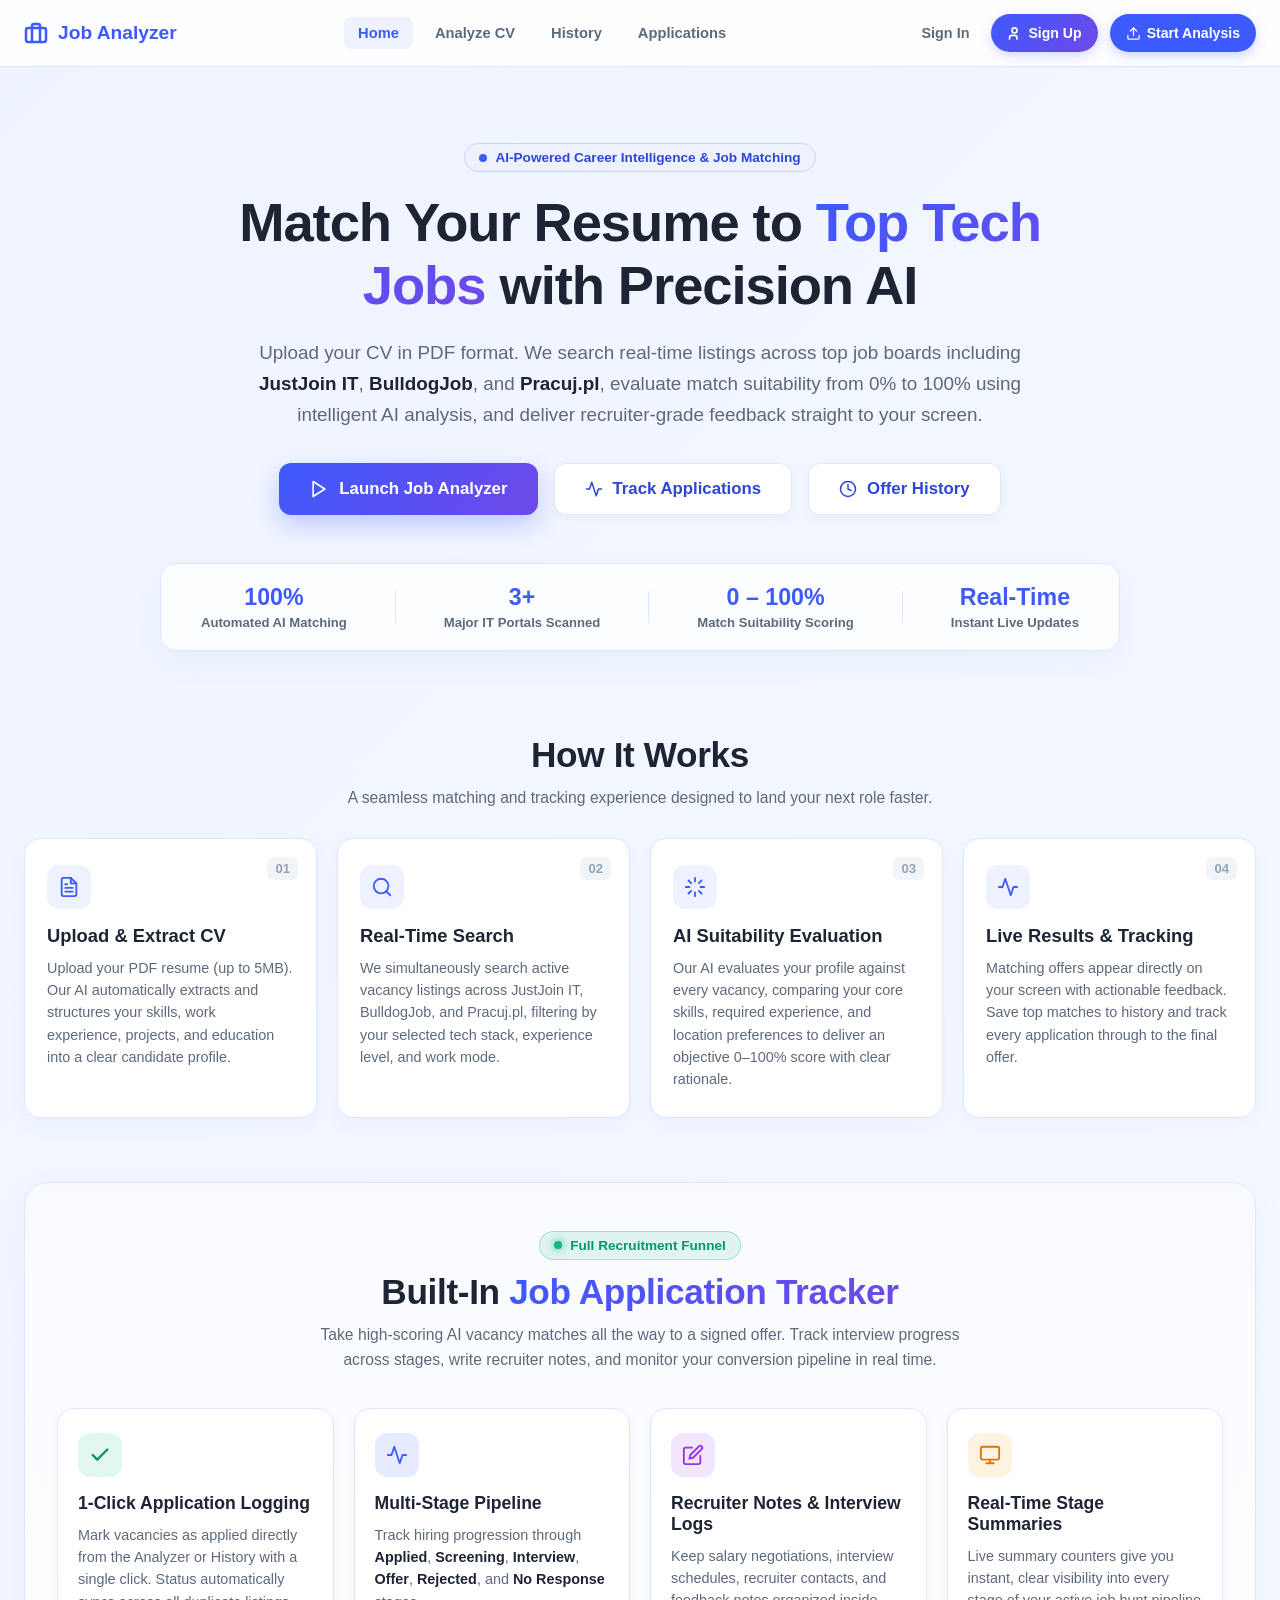
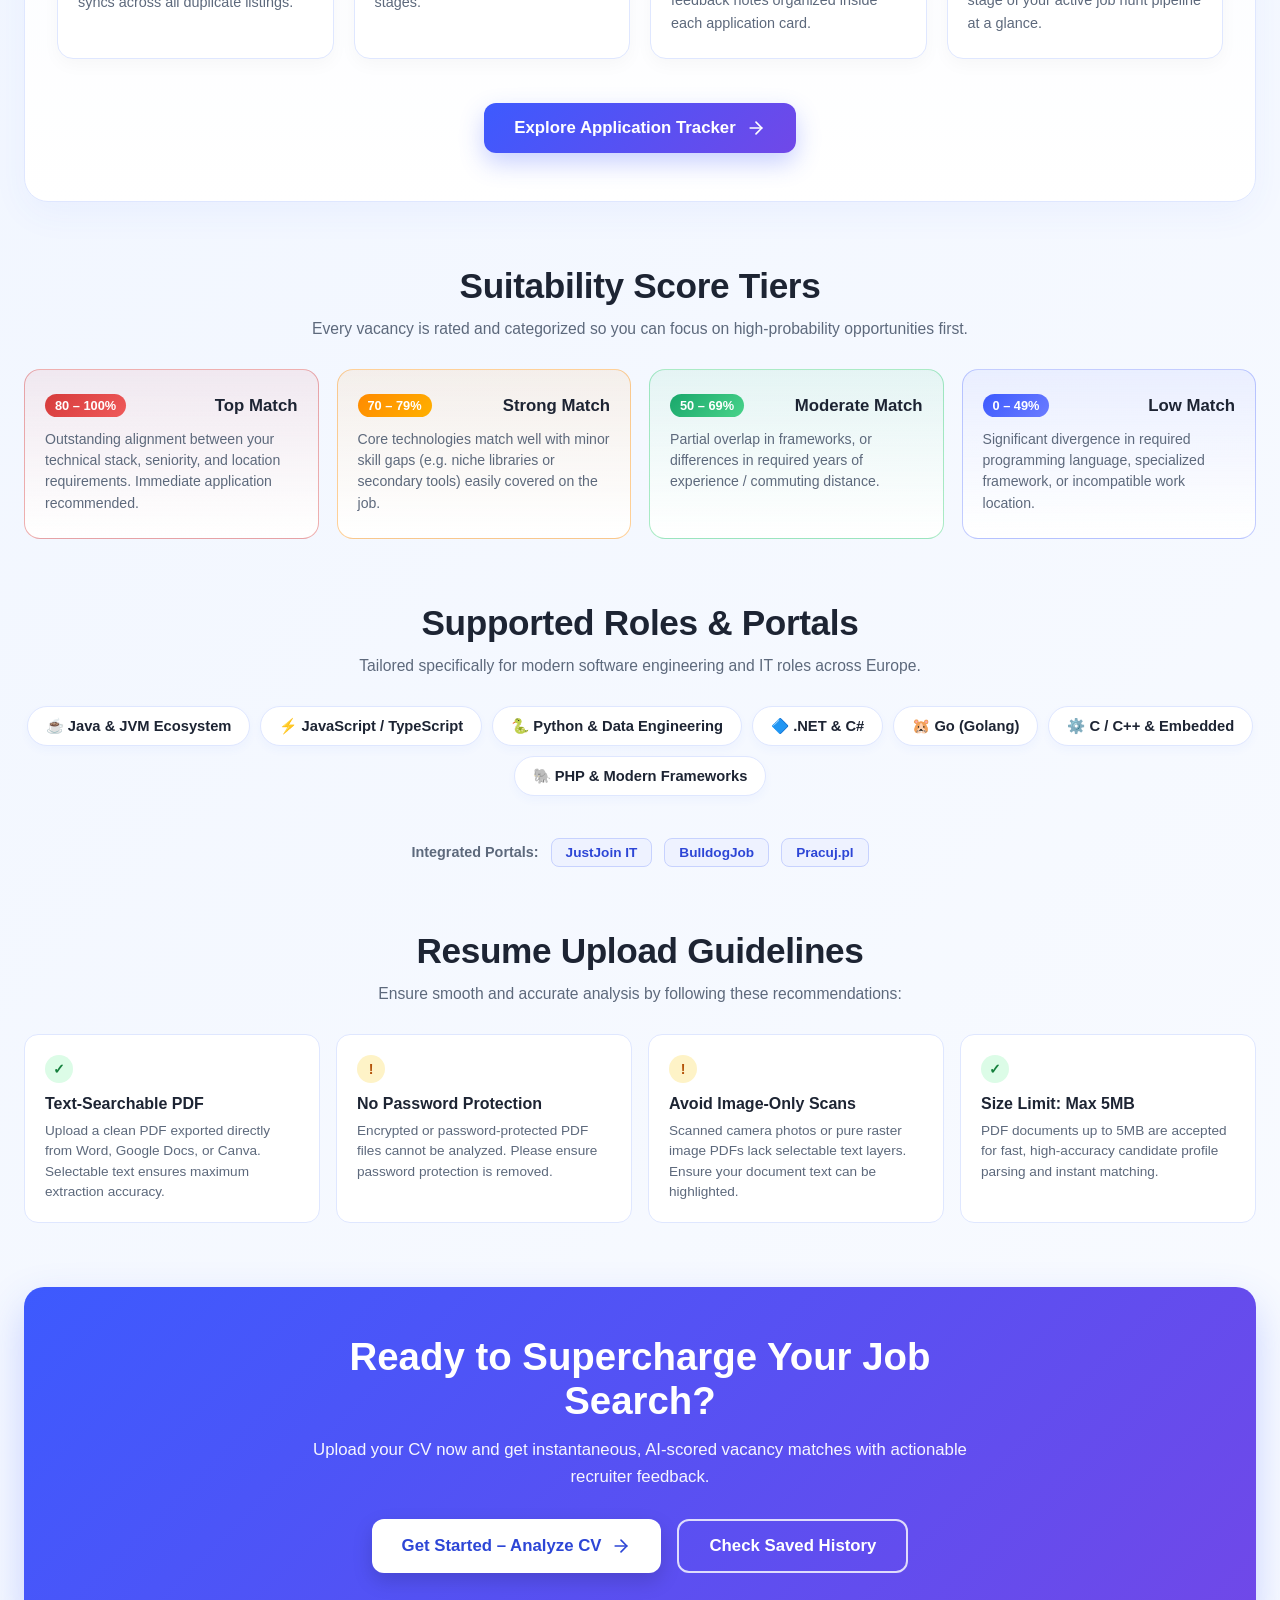
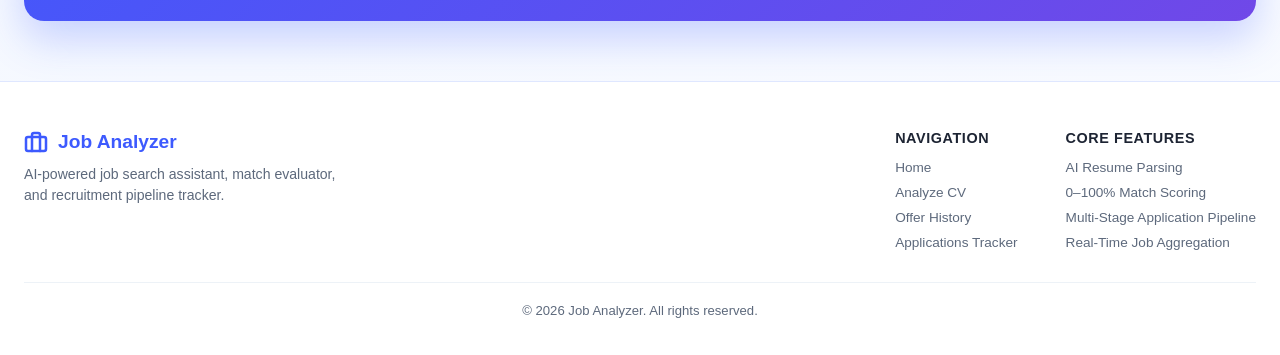
<file: frontend/homePage/home.html>
<!DOCTYPE html>
<html lang="en">
<head>
    <meta charset="UTF-8">
    <meta name="viewport" content="width=device-width, initial-scale=1.0">
    <title>Job Analyzer - AI-Powered Resume & Vacancy Matcher</title>
    <link rel="stylesheet" href="home.css">
    <link rel="stylesheet" href="../shared/auth-nav.css">
</head>
<body>
    <!-- Navigation Bar -->
    <header class="top-nav">
        <div class="nav-container">
            <a href="home.html" class="brand">
                <svg class="brand-icon" viewBox="0 0 24 24" fill="none" stroke="currentColor" stroke-width="2.5" stroke-linecap="round" stroke-linejoin="round">
                    <rect x="2" y="7" width="20" height="14" rx="2" ry="2"></rect>
                    <path d="M16 21V5a2 2 0 0 0-2-2h-4a2 2 0 0 0-2 2v16"></path>
                </svg>
                <span>Job Analyzer</span>
            </a>

            <nav class="nav-links">
                <a href="home.html" class="nav-link active">Home</a>
                <a href="analyzer.html" class="nav-link">Analyze CV</a>
                <a href="../historyPage/history.html" class="nav-link">History</a>
                <a href="../applicationsPage/applications.html" class="nav-link">Applications</a>
            </nav>

            <div class="nav-actions">
                <a href="analyzer.html" class="nav-btn primary-nav-btn">
                    <svg viewBox="0 0 24 24" fill="none" stroke="currentColor" stroke-width="2" stroke-linecap="round" stroke-linejoin="round">
                        <path d="M21 15v4a2 2 0 0 1-2 2H5a2 2 0 0 1-2-2v-4"></path>
                        <polyline points="17 8 12 3 7 8"></polyline>
                        <line x1="12" y1="3" x2="12" y2="15"></line>
                    </svg>
                    Start Analysis
                </a>
            </div>
        </div>
    </header>

    <main class="home-main">
        <!-- Hero Section -->
        <section class="hero-section">
            <div class="hero-badge">
                <span class="pulse-dot"></span>
                <span>AI-Powered Career Intelligence & Job Matching</span>
            </div>
            <h1 class="hero-title">
                Match Your Resume to <span class="gradient-text">Top Tech Jobs</span> with Precision AI
            </h1>
            <p class="hero-subtitle">
                Upload your CV in PDF format. We search real-time listings across top job boards including <strong>JustJoin IT</strong>, <strong>BulldogJob</strong>, and <strong>Pracuj.pl</strong>, evaluate match suitability from 0% to 100% using intelligent AI analysis, and deliver recruiter-grade feedback straight to your screen.
            </p>

            <div class="hero-cta-group">
                <a href="analyzer.html" class="btn btn-primary btn-large">
                    <svg viewBox="0 0 24 24" fill="none" stroke="currentColor" stroke-width="2" stroke-linecap="round" stroke-linejoin="round">
                        <polygon points="5 3 19 12 5 21 5 3"></polygon>
                    </svg>
                    <span>Launch Job Analyzer</span>
                </a>
                <a href="../applicationsPage/applications.html" class="btn btn-secondary btn-large">
                    <svg viewBox="0 0 24 24" fill="none" stroke="currentColor" stroke-width="2" stroke-linecap="round" stroke-linejoin="round">
                        <path d="M22 12h-4l-3 9L9 3l-3 9H2"></path>
                    </svg>
                    <span>Track Applications</span>
                </a>
                <a href="../historyPage/history.html" class="btn btn-secondary btn-large">
                    <svg viewBox="0 0 24 24" fill="none" stroke="currentColor" stroke-width="2" stroke-linecap="round" stroke-linejoin="round">
                        <circle cx="12" cy="12" r="10"></circle>
                        <polyline points="12 6 12 12 16 14"></polyline>
                    </svg>
                    <span>Offer History</span>
                </a>
            </div>

            <!-- Stats Bar -->
            <div class="stats-bar">
                <div class="stat-item">
                    <span class="stat-number">100%</span>
                    <span class="stat-label">Automated AI Matching</span>
                </div>
                <div class="stat-divider"></div>
                <div class="stat-item">
                    <span class="stat-number">3+</span>
                    <span class="stat-label">Major IT Portals Scanned</span>
                </div>
                <div class="stat-divider"></div>
                <div class="stat-item">
                    <span class="stat-number">0 – 100%</span>
                    <span class="stat-label">Match Suitability Scoring</span>
                </div>
                <div class="stat-divider"></div>
                <div class="stat-item">
                    <span class="stat-number">Real-Time</span>
                    <span class="stat-label">Instant Live Updates</span>
                </div>
            </div>
        </section>

        <!-- How It Works Section -->
        <section class="section how-it-works-section">
            <div class="section-header">
                <h2 class="section-title">How It Works</h2>
                <p class="section-subtitle">A seamless matching and tracking experience designed to land your next role faster.</p>
            </div>

            <div class="pipeline-grid">
                <div class="pipeline-card">
                    <div class="card-step">01</div>
                    <div class="card-icon">
                        <svg viewBox="0 0 24 24" fill="none" stroke="currentColor" stroke-width="2" stroke-linecap="round" stroke-linejoin="round">
                            <path d="M14 2H6a2 2 0 0 0-2 2v16a2 2 0 0 0 2 2h12a2 2 0 0 0 2-2V8z"></path>
                            <polyline points="14 2 14 8 20 8"></polyline>
                            <line x1="16" y1="13" x2="8" y2="13"></line>
                            <line x1="16" y1="17" x2="8" y2="17"></line>
                            <polyline points="10 9 9 9 8 9"></polyline>
                        </svg>
                    </div>
                    <h3>Upload & Extract CV</h3>
                    <p>Upload your PDF resume (up to 5MB). Our AI automatically extracts and structures your skills, work experience, projects, and education into a clear candidate profile.</p>
                </div>

                <div class="pipeline-card">
                    <div class="card-step">02</div>
                    <div class="card-icon">
                        <svg viewBox="0 0 24 24" fill="none" stroke="currentColor" stroke-width="2" stroke-linecap="round" stroke-linejoin="round">
                            <circle cx="11" cy="11" r="8"></circle>
                            <line x1="21" y1="21" x2="16.65" y2="16.65"></line>
                        </svg>
                    </div>
                    <h3>Real-Time Search</h3>
                    <p>We simultaneously search active vacancy listings across JustJoin IT, BulldogJob, and Pracuj.pl, filtering by your selected tech stack, experience level, and work mode.</p>
                </div>

                <div class="pipeline-card">
                    <div class="card-step">03</div>
                    <div class="card-icon">
                        <svg viewBox="0 0 24 24" fill="none" stroke="currentColor" stroke-width="2" stroke-linecap="round" stroke-linejoin="round">
                            <path d="M12 2v4M12 18v4M4.93 4.93l2.83 2.83M16.24 16.24l2.83 2.83M2 12h4M18 12h4M4.93 19.07l2.83-2.83M16.24 7.76l2.83-2.83"></path>
                        </svg>
                    </div>
                    <h3>AI Suitability Evaluation</h3>
                    <p>Our AI evaluates your profile against every vacancy, comparing your core skills, required experience, and location preferences to deliver an objective 0–100% score with clear rationale.</p>
                </div>

                <div class="pipeline-card">
                    <div class="card-step">04</div>
                    <div class="card-icon">
                        <svg viewBox="0 0 24 24" fill="none" stroke="currentColor" stroke-width="2" stroke-linecap="round" stroke-linejoin="round">
                            <polyline points="22 12 18 12 15 21 9 3 6 12 2 12"></polyline>
                        </svg>
                    </div>
                    <h3>Live Results & Tracking</h3>
                    <p>Matching offers appear directly on your screen with actionable feedback. Save top matches to history and track every application through to the final offer.</p>
                </div>
            </div>
        </section>

        <!-- Application Tracking Showcase Section -->
        <section class="section tracker-showcase-section">
            <div class="section-header">
                <div class="hero-badge tracker-pill">
                    <span class="pulse-dot"></span>
                    <span>Full Recruitment Funnel</span>
                </div>
                <h2 class="section-title">Built-In <span class="gradient-text">Job Application Tracker</span></h2>
                <p class="section-subtitle">Take high-scoring AI vacancy matches all the way to a signed offer. Track interview progress across stages, write recruiter notes, and monitor your conversion pipeline in real time.</p>
            </div>

            <div class="tracker-features-grid">
                <div class="tracker-feature-card">
                    <div class="tracker-card-icon applied-accent">
                        <svg viewBox="0 0 24 24" fill="none" stroke="currentColor" stroke-width="2.5" stroke-linecap="round" stroke-linejoin="round">
                            <polyline points="20 6 9 17 4 12"></polyline>
                        </svg>
                    </div>
                    <h3>1-Click Application Logging</h3>
                    <p>Mark vacancies as applied directly from the Analyzer or History with a single click. Status automatically syncs across all duplicate listings.</p>
                </div>

                <div class="tracker-feature-card">
                    <div class="tracker-card-icon stage-accent">
                        <svg viewBox="0 0 24 24" fill="none" stroke="currentColor" stroke-width="2" stroke-linecap="round" stroke-linejoin="round">
                            <path d="M22 12h-4l-3 9L9 3l-3 9H2"></path>
                        </svg>
                    </div>
                    <h3>Multi-Stage Pipeline</h3>
                    <p>Track hiring progression through <strong>Applied</strong>, <strong>Screening</strong>, <strong>Interview</strong>, <strong>Offer</strong>, <strong>Rejected</strong>, and <strong>No Response</strong> stages.</p>
                </div>

                <div class="tracker-feature-card">
                    <div class="tracker-card-icon notes-accent">
                        <svg viewBox="0 0 24 24" fill="none" stroke="currentColor" stroke-width="2" stroke-linecap="round" stroke-linejoin="round">
                            <path d="M11 4H4a2 2 0 0 0-2 2v14a2 2 0 0 0 2 2h14a2 2 0 0 0 2-2v-7"></path>
                            <path d="M18.5 2.5a2.121 2.121 0 0 1 3 3L12 15l-4 1 1-4 9.5-9.5z"></path>
                        </svg>
                    </div>
                    <h3>Recruiter Notes & Interview Logs</h3>
                    <p>Keep salary negotiations, interview schedules, recruiter contacts, and feedback notes organized inside each application card.</p>
                </div>

                <div class="tracker-feature-card">
                    <div class="tracker-card-icon stats-accent">
                        <svg viewBox="0 0 24 24" fill="none" stroke="currentColor" stroke-width="2" stroke-linecap="round" stroke-linejoin="round">
                            <rect x="2" y="3" width="20" height="14" rx="2" ry="2"></rect>
                            <line x1="8" y1="21" x2="16" y2="21"></line>
                            <line x1="12" y1="17" x2="12" y2="21"></line>
                        </svg>
                    </div>
                    <h3>Real-Time Stage Summaries</h3>
                    <p>Live summary counters give you instant, clear visibility into every stage of your active job hunt pipeline at a glance.</p>
                </div>
            </div>

            <div class="tracker-cta-row">
                <a href="../applicationsPage/applications.html" class="btn btn-primary btn-large">
                    <span>Explore Application Tracker</span>
                    <svg viewBox="0 0 24 24" fill="none" stroke="currentColor" stroke-width="2" stroke-linecap="round" stroke-linejoin="round">
                        <line x1="5" y1="12" x2="19" y2="12"></line>
                        <polyline points="12 5 19 12 12 19"></polyline>
                    </svg>
                </a>
            </div>
        </section>

        <!-- Score Tiers & Analysis Features -->
        <section class="section features-section">
            <div class="section-header">
                <h2 class="section-title">Suitability Score Tiers</h2>
                <p class="section-subtitle">Every vacancy is rated and categorized so you can focus on high-probability opportunities first.</p>
            </div>

            <div class="score-tiers-grid">
                <div class="tier-card tier-urgent">
                    <div class="tier-header">
                        <span class="tier-badge">80 – 100%</span>
                        <h3>Top Match</h3>
                    </div>
                    <p>Outstanding alignment between your technical stack, seniority, and location requirements. Immediate application recommended.</p>
                </div>

                <div class="tier-card tier-high">
                    <div class="tier-header">
                        <span class="tier-badge">70 – 79%</span>
                        <h3>Strong Match</h3>
                    </div>
                    <p>Core technologies match well with minor skill gaps (e.g. niche libraries or secondary tools) easily covered on the job.</p>
                </div>

                <div class="tier-card tier-mid">
                    <div class="tier-header">
                        <span class="tier-badge">50 – 69%</span>
                        <h3>Moderate Match</h3>
                    </div>
                    <p>Partial overlap in frameworks, or differences in required years of experience / commuting distance.</p>
                </div>

                <div class="tier-card tier-low">
                    <div class="tier-header">
                        <span class="tier-badge">0 – 49%</span>
                        <h3>Low Match</h3>
                    </div>
                    <p>Significant divergence in required programming language, specialized framework, or incompatible work location.</p>
                </div>
            </div>
        </section>

        <!-- Supported Tech & Filters -->
        <section class="section tech-section">
            <div class="section-header">
                <h2 class="section-title">Supported Roles & Portals</h2>
                <p class="section-subtitle">Tailored specifically for modern software engineering and IT roles across Europe.</p>
            </div>

            <div class="tech-tags-wrapper">
                <div class="tech-tag">☕ Java & JVM Ecosystem</div>
                <div class="tech-tag">⚡ JavaScript / TypeScript</div>
                <div class="tech-tag">🐍 Python & Data Engineering</div>
                <div class="tech-tag">🔷 .NET & C#</div>
                <div class="tech-tag">🐹 Go (Golang)</div>
                <div class="tech-tag">⚙️ C / C++ & Embedded</div>
                <div class="tech-tag">🐘 PHP & Modern Frameworks</div>
            </div>

            <div class="portals-strip">
                <span class="portals-label">Integrated Portals:</span>
                <span class="portal-pill">JustJoin IT</span>
                <span class="portal-pill">BulldogJob</span>
                <span class="portal-pill">Pracuj.pl</span>
            </div>
        </section>

        <!-- Resume Guidelines Section -->
        <section class="section guidelines-section">
            <div class="section-header">
                <h2 class="section-title">Resume Upload Guidelines</h2>
                <p class="section-subtitle">Ensure smooth and accurate analysis by following these recommendations:</p>
            </div>

            <div class="guidelines-grid">
                <div class="guideline-card">
                    <div class="guideline-icon success-icon">✓</div>
                    <h4>Text-Searchable PDF</h4>
                    <p>Upload a clean PDF exported directly from Word, Google Docs, or Canva. Selectable text ensures maximum extraction accuracy.</p>
                </div>

                <div class="guideline-card">
                    <div class="guideline-icon warning-icon">!</div>
                    <h4>No Password Protection</h4>
                    <p>Encrypted or password-protected PDF files cannot be analyzed. Please ensure password protection is removed.</p>
                </div>

                <div class="guideline-card">
                    <div class="guideline-icon warning-icon">!</div>
                    <h4>Avoid Image-Only Scans</h4>
                    <p>Scanned camera photos or pure raster image PDFs lack selectable text layers. Ensure your document text can be highlighted.</p>
                </div>

                <div class="guideline-card">
                    <div class="guideline-icon success-icon">✓</div>
                    <h4>Size Limit: Max 5MB</h4>
                    <p>PDF documents up to 5MB are accepted for fast, high-accuracy candidate profile parsing and instant matching.</p>
                </div>
            </div>
        </section>

        <!-- Bottom CTA -->
        <section class="cta-banner">
            <div class="cta-content">
                <h2>Ready to Supercharge Your Job Search?</h2>
                <p>Upload your CV now and get instantaneous, AI-scored vacancy matches with actionable recruiter feedback.</p>
                <div class="cta-buttons">
                    <a href="analyzer.html" class="btn btn-primary btn-large">
                        <span>Get Started – Analyze CV</span>
                        <svg viewBox="0 0 24 24" fill="none" stroke="currentColor" stroke-width="2" stroke-linecap="round" stroke-linejoin="round">
                            <line x1="5" y1="12" x2="19" y2="12"></line>
                            <polyline points="12 5 19 12 12 19"></polyline>
                        </svg>
                    </a>
                    <a href="../historyPage/history.html" class="btn btn-outline btn-large">
                        <span>Check Saved History</span>
                    </a>
                </div>
            </div>
        </section>
    </main>

    <!-- Footer -->
    <footer class="home-footer">
        <div class="footer-container">
            <div class="footer-brand">
                <div class="brand">
                    <svg class="brand-icon" viewBox="0 0 24 24" fill="none" stroke="currentColor" stroke-width="2.5" stroke-linecap="round" stroke-linejoin="round">
                        <rect x="2" y="7" width="20" height="14" rx="2" ry="2"></rect>
                        <path d="M16 21V5a2 2 0 0 0-2-2h-4a2 2 0 0 0-2 2v16"></path>
                    </svg>
                    <span>Job Analyzer</span>
                </div>
                <p>AI-powered job search assistant, match evaluator, and recruitment pipeline tracker.</p>
            </div>

            <div class="footer-links">
                <div class="link-column">
                    <h4>Navigation</h4>
                    <a href="home.html">Home</a>
                    <a href="analyzer.html">Analyze CV</a>
                    <a href="../historyPage/history.html">Offer History</a>
                    <a href="../applicationsPage/applications.html">Applications Tracker</a>
                </div>
                <div class="link-column">
                    <h4>Core Features</h4>
                    <span>AI Resume Parsing</span>
                    <span>0–100% Match Scoring</span>
                    <span>Multi-Stage Application Pipeline</span>
                    <span>Real-Time Job Aggregation</span>
                </div>
            </div>
        </div>
        <div class="footer-bottom">
            <p>&copy; 2026 Job Analyzer. All rights reserved.</p>
        </div>
    </footer>

    <script src="../shared/auth-state.js"></script>
    <script src="home.js"></script>
</body>
</html>
</file>
<file: frontend/applicationsPage/applications.css>
:root {
    --primary: #3d5afe;
    --primary-dark: #2a3eb1;
    --primary-light: #e8ecff;
    --bg-dark: #0f172a;
    --card: #ffffff;
    --border: #e2e8f0;
    --text: #1e293b;
    --muted: #64748b;
    --app-bg: #f8fafc;
    --success: #16a34a;
    --warning: #f59e0b;
    --danger: #dc2626;
    --purple: #9333ea;
}

* {
    box-sizing: border-box;
    margin: 0;
    padding: 0;
}

body {
    font-family: -apple-system, BlinkMacSystemFont, "Segoe UI", Roboto, "Helvetica Neue", Arial, sans-serif;
    background-color: var(--app-bg);
    color: var(--text);
    line-height: 1.5;
    min-height: 100vh;
}

/* Navigation Bar */
.top-nav {
    position: sticky;
    top: 0;
    z-index: 100;
    background: rgba(255, 255, 255, 0.92);
    backdrop-filter: blur(12px);
    border-bottom: 1px solid var(--border);
}

.nav-container {
    max-width: 1280px;
    margin: 0 auto;
    padding: 12px 24px;
    display: flex;
    align-items: center;
    justify-content: space-between;
    gap: 20px;
}

.brand {
    display: flex;
    align-items: center;
    gap: 10px;
    text-decoration: none;
    color: var(--text);
    font-weight: 800;
    font-size: 1.2rem;
    letter-spacing: -0.02em;
}

.brand-icon {
    width: 28px;
    height: 28px;
    color: var(--primary);
}

.nav-links {
    display: flex;
    align-items: center;
    gap: 6px;
}

.nav-link {
    text-decoration: none;
    color: var(--muted);
    font-weight: 600;
    font-size: 0.92rem;
    padding: 8px 14px;
    border-radius: 8px;
    transition: all 0.2s ease;
}

.nav-link:hover {
    color: var(--text);
    background: var(--primary-light);
}

.nav-link.active {
    color: var(--primary);
    background: var(--primary-light);
}

.nav-actions {
    display: flex;
    align-items: center;
    gap: 10px;
    flex-shrink: 0;
}

.nav-actions .analyzer-nav-btn {
    display: inline-flex;
    align-items: center;
    justify-content: center;
    gap: 6px;
    text-decoration: none;
    background: var(--primary);
    color: #fff;
    font-weight: 700;
    font-size: 0.88rem;
    padding: 0 16px;
    height: 38px;
    border-radius: 999px;
    transition: all 0.2s ease;
    box-shadow: 0 4px 12px rgba(61, 90, 254, 0.25);
    white-space: nowrap;
}

.nav-actions .analyzer-nav-btn:hover {
    background: var(--primary-dark);
    transform: translateY(-1px);
    box-shadow: 0 6px 16px rgba(61, 90, 254, 0.35);
}

.nav-actions .analyzer-nav-btn svg {
    width: 15px;
    height: 15px;
}

/* Page Shell */
.page-shell {
    max-width: 1280px;
    margin: 0 auto;
    padding: 36px 24px 80px;
    display: flex;
    flex-direction: column;
    gap: 24px;
}

/* Hero Section */
.tracker-hero {
    display: flex;
    align-items: flex-start;
    justify-content: space-between;
    gap: 24px;
    background: linear-gradient(135deg, #1e293b 0%, #0f172a 100%);
    color: #ffffff;
    padding: 32px 36px;
    border-radius: 20px;
    box-shadow: 0 12px 32px rgba(15, 23, 42, 0.15);
}

.hero-pill {
    display: inline-flex;
    align-items: center;
    gap: 8px;
    background: rgba(61, 90, 254, 0.2);
    border: 1px solid rgba(61, 90, 254, 0.4);
    color: #93c5fd;
    font-size: 0.78rem;
    font-weight: 700;
    text-transform: uppercase;
    letter-spacing: 0.06em;
    padding: 4px 12px;
    border-radius: 999px;
    margin-bottom: 12px;
}

.pulse-dot {
    width: 7px;
    height: 7px;
    background: #60a5fa;
    border-radius: 50%;
    box-shadow: 0 0 8px #60a5fa;
    animation: pulse 2s infinite;
}

@keyframes pulse {
    0%, 100% { opacity: 1; transform: scale(1); }
    50% { opacity: 0.4; transform: scale(0.85); }
}

.hero-text h1 {
    font-size: 2rem;
    font-weight: 800;
    letter-spacing: -0.03em;
    margin-bottom: 8px;
}

.hero-text p {
    color: #94a3b8;
    font-size: 1rem;
    max-width: 600px;
    line-height: 1.5;
}

.hero-actions {
    display: flex;
    align-items: center;
    gap: 16px;
    flex-wrap: wrap;
}

.btn-primary-hero {
    display: inline-flex;
    align-items: center;
    gap: 8px;
    background: var(--primary);
    color: #ffffff;
    border: none;
    padding: 14px 22px;
    border-radius: 14px;
    font-size: 0.95rem;
    font-weight: 700;
    cursor: pointer;
    transition: all 0.2s ease;
    box-shadow: 0 8px 20px rgba(61, 90, 254, 0.35);
}

.btn-primary-hero:hover {
    background: var(--primary-dark);
    transform: translateY(-2px);
    box-shadow: 0 12px 26px rgba(61, 90, 254, 0.45);
}

.btn-primary-hero svg {
    width: 18px;
    height: 18px;
}

.stat-badge {
    background: rgba(255, 255, 255, 0.08);
    border: 1px solid rgba(255, 255, 255, 0.12);
    padding: 14px 22px;
    border-radius: 16px;
    text-align: center;
    min-width: 140px;
}

.stat-label {
    display: block;
    font-size: 0.74rem;
    font-weight: 700;
    text-transform: uppercase;
    color: #94a3b8;
    letter-spacing: 0.05em;
    margin-bottom: 2px;
}

.stat-value {
    font-size: 1.8rem;
    font-weight: 900;
    color: #ffffff;
}

/* Pipeline Summary Strip */
.pipeline-summary-strip {
    display: grid;
    grid-template-columns: repeat(6, 1fr);
    gap: 12px;
}

.stage-metric {
    background: var(--card);
    border: 1px solid var(--border);
    border-radius: 14px;
    padding: 14px 16px;
    display: flex;
    align-items: center;
    justify-content: space-between;
    gap: 8px;
    box-shadow: 0 2px 8px rgba(0, 0, 0, 0.02);
    transition: all 0.2s ease;
    cursor: pointer;
}

.stage-metric:hover {
    transform: translateY(-2px);
    box-shadow: 0 6px 14px rgba(0, 0, 0, 0.05);
    border-color: var(--primary);
}

.stage-dot {
    width: 9px;
    height: 9px;
    border-radius: 50%;
    flex-shrink: 0;
}

.dot-applied { background: var(--primary); box-shadow: 0 0 6px rgba(61, 90, 254, 0.5); }
.dot-screening { background: var(--purple); box-shadow: 0 0 6px rgba(147, 51, 234, 0.5); }
.dot-interview { background: var(--warning); box-shadow: 0 0 6px rgba(245, 158, 11, 0.5); }
.dot-offer { background: var(--success); box-shadow: 0 0 6px rgba(22, 163, 74, 0.5); }
.dot-rejected { background: var(--danger); box-shadow: 0 0 6px rgba(220, 38, 38, 0.5); }
.dot-no_response, .dot-no-response { background: var(--muted); box-shadow: 0 0 6px rgba(100, 116, 139, 0.5); }

.stage-name {
    font-size: 0.84rem;
    font-weight: 700;
    color: var(--text);
    flex: 1;
}

.stage-count {
    font-size: 1rem;
    font-weight: 800;
    color: var(--muted);
    background: var(--app-bg);
    padding: 2px 8px;
    border-radius: 999px;
}

/* Controls Panel */
.controls-panel {
    background: var(--card);
    border: 1px solid var(--border);
    border-radius: 16px;
    padding: 20px;
    display: flex;
    flex-direction: column;
    gap: 16px;
    box-shadow: 0 4px 16px rgba(0, 0, 0, 0.02);
}

.search-box {
    position: relative;
    width: 100%;
}

.search-icon {
    position: absolute;
    left: 14px;
    top: 50%;
    transform: translateY(-50%);
    width: 18px;
    height: 18px;
    color: var(--muted);
    pointer-events: none;
}

.search-box input {
    width: 100%;
    padding: 12px 40px 12px 42px;
    border: 1px solid var(--border);
    border-radius: 12px;
    font-size: 0.95rem;
    background: var(--app-bg);
    color: var(--text);
    outline: none;
    transition: all 0.2s ease;
}

.search-box input:focus {
    background: #ffffff;
    border-color: var(--primary);
    box-shadow: 0 0 0 3px rgba(61, 90, 254, 0.15);
}

.clear-search-btn {
    position: absolute;
    right: 12px;
    top: 50%;
    transform: translateY(-50%);
    background: transparent;
    border: none;
    font-size: 1.2rem;
    color: var(--muted);
    cursor: pointer;
    line-height: 1;
    padding: 4px;
}

.filters-row {
    display: flex;
    align-items: center;
    justify-content: space-between;
    gap: 16px;
    flex-wrap: wrap;
}

.filter-group {
    display: flex;
    align-items: center;
    gap: 6px;
    flex-wrap: wrap;
}

.filter-btn {
    background: var(--app-bg);
    border: 1px solid var(--border);
    color: var(--muted);
    padding: 7px 14px;
    border-radius: 999px;
    font-size: 0.85rem;
    font-weight: 700;
    cursor: pointer;
    transition: all 0.2s ease;
}

.filter-btn:hover {
    color: var(--text);
    border-color: #cbd5e1;
    background: #ffffff;
}

.filter-btn.active {
    background: var(--primary);
    border-color: var(--primary);
    color: #ffffff;
    box-shadow: 0 2px 8px rgba(61, 90, 254, 0.25);
}

.controls-right {
    display: flex;
    align-items: center;
    gap: 12px;
}

.sort-wrapper {
    display: flex;
    align-items: center;
    gap: 8px;
    font-size: 0.88rem;
    font-weight: 600;
    color: var(--muted);
}

.sort-select {
    padding: 7px 12px;
    border-radius: 10px;
    border: 1px solid var(--border);
    background: #ffffff;
    font-size: 0.86rem;
    font-weight: 600;
    color: var(--text);
    outline: none;
    cursor: pointer;
}

.refresh-btn {
    display: inline-flex;
    align-items: center;
    gap: 6px;
    padding: 8px 14px;
    border-radius: 10px;
    border: 1px solid var(--border);
    background: #ffffff;
    color: var(--text);
    font-size: 0.86rem;
    font-weight: 600;
    cursor: pointer;
    transition: all 0.2s ease;
}

.refresh-btn:hover {
    background: var(--app-bg);
    border-color: #cbd5e1;
}

.refresh-btn svg {
    width: 14px;
    height: 14px;
}

/* Applications Container & Cards */
.applications-container {
    display: grid;
    grid-template-columns: repeat(auto-fill, minmax(360px, 1fr));
    gap: 20px;
}

.app-card {
    background: var(--card);
    border: 1px solid var(--border);
    border-radius: 16px;
    padding: 22px;
    display: flex;
    flex-direction: column;
    gap: 14px;
    box-shadow: 0 4px 16px rgba(0, 0, 0, 0.03);
    transition: all 0.2s ease;
    position: relative;
}

.app-card:hover {
    transform: translateY(-2px);
    box-shadow: 0 10px 24px rgba(0, 0, 0, 0.06);
    border-color: #cbd5e1;
}

/* Stage Accents */
.app-card.stage-applied { border-left: 4px solid var(--primary); }
.app-card.stage-screening { border-left: 4px solid var(--purple); }
.app-card.stage-interview { border-left: 4px solid var(--warning); }
.app-card.stage-offer { border-left: 4px solid var(--success); background: linear-gradient(180deg, rgba(22, 163, 74, 0.03) 0%, #ffffff 100%); }
.app-card.stage-rejected { border-left: 4px solid var(--danger); opacity: 0.88; }
.app-card.stage-no_response, .app-card.stage-no-response { border-left: 4px solid var(--muted); opacity: 0.8; }

.app-header {
    display: flex;
    align-items: flex-start;
    justify-content: space-between;
    gap: 12px;
}

.app-title-group {
    flex: 1;
    display: flex;
    flex-direction: column;
    gap: 4px;
}

.app-job-title {
    font-size: 1.12rem;
    font-weight: 800;
    color: var(--text);
    line-height: 1.35;
    word-break: break-word;
}

.app-company-name {
    display: inline-flex;
    align-items: center;
    gap: 6px;
    font-size: 0.9rem;
    font-weight: 600;
    color: var(--primary);
}

.app-company-name svg {
    width: 14px;
    height: 14px;
    flex-shrink: 0;
}

.app-date-meta {
    display: inline-flex;
    align-items: center;
    gap: 6px;
    font-size: 0.8rem;
    color: var(--muted);
    font-weight: 500;
}

.app-date-meta svg {
    width: 13px;
    height: 13px;
}

/* Status Stage Badge */
.stage-badge {
    display: inline-flex;
    align-items: center;
    gap: 6px;
    padding: 5px 12px;
    border-radius: 999px;
    font-size: 0.78rem;
    font-weight: 800;
    text-transform: uppercase;
    letter-spacing: 0.04em;
    white-space: nowrap;
}

.stage-badge.badge-applied { background: rgba(61, 90, 254, 0.1); color: var(--primary); border: 1px solid rgba(61, 90, 254, 0.3); }
.stage-badge.badge-screening { background: rgba(147, 51, 234, 0.1); color: var(--purple); border: 1px solid rgba(147, 51, 234, 0.3); }
.stage-badge.badge-interview { background: rgba(245, 158, 11, 0.1); color: #d97706; border: 1px solid rgba(245, 158, 11, 0.35); }
.stage-badge.badge-offer { background: rgba(22, 163, 74, 0.12); color: var(--success); border: 1px solid rgba(22, 163, 74, 0.35); }
.stage-badge.badge-rejected { background: rgba(220, 38, 38, 0.1); color: var(--danger); border: 1px solid rgba(220, 38, 38, 0.3); }
.stage-badge.badge-no_response, .stage-badge.badge-no-response { background: rgba(100, 116, 139, 0.1); color: var(--muted); border: 1px solid rgba(100, 116, 139, 0.3); }

/* Notes Section */
.app-notes-section {
    background: var(--app-bg);
    border: 1px solid var(--border);
    border-radius: 12px;
    padding: 12px 14px;
    display: flex;
    flex-direction: column;
    gap: 8px;
}

.notes-header {
    display: flex;
    align-items: center;
    justify-content: space-between;
    font-size: 0.8rem;
    font-weight: 700;
    color: var(--muted);
    text-transform: uppercase;
    letter-spacing: 0.04em;
}

.edit-notes-btn {
    background: transparent;
    border: none;
    color: var(--primary);
    font-size: 0.82rem;
    font-weight: 700;
    cursor: pointer;
    display: inline-flex;
    align-items: center;
    gap: 4px;
    padding: 2px 6px;
    border-radius: 6px;
    transition: all 0.2s ease;
}

.edit-notes-btn:hover {
    background: var(--primary-light);
}

.notes-content-text {
    font-size: 0.88rem;
    color: var(--text);
    line-height: 1.45;
    white-space: pre-wrap;
    word-break: break-word;
}

.notes-content-empty {
    font-size: 0.85rem;
    color: #94a3b8;
    font-style: italic;
}

/* Notes Inline Editor */
.notes-editor {
    display: none;
    flex-direction: column;
    gap: 8px;
}

.notes-editor.active {
    display: flex;
}

.notes-textarea {
    width: 100%;
    min-height: 70px;
    padding: 10px;
    border-radius: 8px;
    border: 1px solid var(--border);
    background: #ffffff;
    font-family: inherit;
    font-size: 0.88rem;
    color: var(--text);
    outline: none;
    resize: vertical;
}

.notes-textarea:focus {
    border-color: var(--primary);
    box-shadow: 0 0 0 3px rgba(61, 90, 254, 0.15);
}

.notes-editor-actions {
    display: flex;
    align-items: center;
    justify-content: flex-end;
    gap: 8px;
}

.btn-save-note {
    background: var(--primary);
    color: #ffffff;
    border: none;
    padding: 6px 14px;
    border-radius: 8px;
    font-size: 0.82rem;
    font-weight: 700;
    cursor: pointer;
    transition: all 0.2s ease;
}

.btn-save-note:hover {
    background: var(--primary-dark);
}

.btn-cancel-note {
    background: transparent;
    border: 1px solid var(--border);
    color: var(--muted);
    padding: 6px 12px;
    border-radius: 8px;
    font-size: 0.82rem;
    font-weight: 600;
    cursor: pointer;
}

.btn-cancel-note:hover {
    background: #ffffff;
    color: var(--text);
}

/* Actions Row */
.app-actions-row {
    display: flex;
    align-items: center;
    gap: 10px;
    margin-top: auto;
    padding-top: 6px;
}

.app-link-btn {
    flex: 1;
    display: inline-flex;
    align-items: center;
    justify-content: center;
    gap: 6px;
    padding: 10px 14px;
    border-radius: 10px;
    background: var(--primary);
    color: #ffffff;
    text-decoration: none;
    font-weight: 700;
    font-size: 0.88rem;
    transition: all 0.2s ease;
}

.app-link-btn:hover {
    background: var(--primary-dark);
    transform: translateY(-1px);
}

.app-link-btn svg {
    width: 14px;
    height: 14px;
}

/* Quick Status Selector */
.app-status-select-wrap {
    position: relative;
    display: inline-flex;
    align-items: center;
}

.app-status-select {
    appearance: none;
    -webkit-appearance: none;
    padding: 10px 32px 10px 12px;
    border-radius: 10px;
    font-size: 0.84rem;
    font-weight: 700;
    cursor: pointer;
    border: 1px solid transparent;
    transition: all 0.2s ease;
    outline: none;
    background-repeat: no-repeat;
    background-position: right 10px center;
    background-size: 13px 13px;
    background-image: url("data:image/svg+xml,%3Csvg xmlns='http://www.w3.org/2000/svg' viewBox='0 0 24 24' fill='none' stroke='%23475569' stroke-width='2.5' stroke-linecap='round' stroke-linejoin='round'%3E%3Cpolyline points='6 9 12 15 18 9'%3E%3C/polyline%3E%3C/svg%3E");
}

.app-status-select.sel-applied { background-color: rgba(61, 90, 254, 0.08); border-color: rgba(61, 90, 254, 0.3); color: var(--primary); }
.app-status-select.sel-screening { background-color: rgba(147, 51, 234, 0.08); border-color: rgba(147, 51, 234, 0.3); color: var(--purple); }
.app-status-select.sel-interview { background-color: rgba(245, 158, 11, 0.08); border-color: rgba(245, 158, 11, 0.35); color: #d97706; }
.app-status-select.sel-offer { background-color: rgba(22, 163, 74, 0.1); border-color: rgba(22, 163, 74, 0.35); color: var(--success); }
.app-status-select.sel-rejected { background-color: rgba(220, 38, 38, 0.08); border-color: rgba(220, 38, 38, 0.3); color: var(--danger); }
.app-status-select.sel-no_response, .app-status-select.sel-no-response { background-color: rgba(100, 116, 139, 0.08); border-color: rgba(100, 116, 139, 0.3); color: var(--muted); }

.app-status-select:disabled,
.app-status-select.is-updating {
    opacity: 0.6;
    cursor: wait;
}

/* Delete Button */
.app-delete-btn {
    display: inline-flex;
    align-items: center;
    justify-content: center;
    width: 38px;
    height: 38px;
    border-radius: 10px;
    background: rgba(239, 68, 68, 0.08);
    border: 1px solid rgba(239, 68, 68, 0.25);
    color: #ef4444;
    cursor: pointer;
    transition: all 0.2s cubic-bezier(0.4, 0, 0.2, 1);
    flex-shrink: 0;
    padding: 0;
}

.app-delete-btn:hover {
    background: #ef4444;
    color: #ffffff;
    border-color: #ef4444;
    transform: translateY(-1px);
    box-shadow: 0 4px 12px rgba(239, 68, 68, 0.25);
}

.app-delete-btn:active {
    transform: translateY(0);
}

.app-delete-btn svg {
    width: 16px;
    height: 16px;
    stroke: currentColor;
    stroke-width: 2;
    transition: transform 0.2s ease;
}

.app-delete-btn:hover svg {
    transform: scale(1.1);
}

.app-delete-btn:disabled,
.app-delete-btn.is-deleting {
    opacity: 0.5;
    cursor: not-allowed;
    transform: none;
    box-shadow: none;
}

/* Empty State */
.empty-state {
    grid-column: 1 / -1;
    background: var(--card);
    border: 1px dashed var(--border);
    border-radius: 18px;
    padding: 60px 24px;
    text-align: center;
    color: var(--muted);
    display: flex;
    flex-direction: column;
    align-items: center;
    gap: 14px;
}

.empty-state svg {
    width: 48px;
    height: 48px;
    color: #94a3b8;
}

.empty-state p {
    font-size: 1rem;
    font-weight: 600;
    max-width: 440px;
}

.empty-action-btn {
    display: inline-flex;
    align-items: center;
    gap: 8px;
    background: var(--primary);
    color: #ffffff;
    text-decoration: none;
    font-weight: 700;
    font-size: 0.9rem;
    padding: 11px 20px;
    border-radius: 10px;
    transition: all 0.2s ease;
    border: none;
    cursor: pointer;
}

.empty-action-btn:hover {
    background: var(--primary-dark);
    transform: translateY(-1px);
}

/* Pagination Bar */
.pagination-bar {
    display: flex;
    justify-content: space-between;
    align-items: center;
    gap: 14px;
    flex-wrap: wrap;
    background: var(--card);
    border: 1px solid var(--border);
    border-radius: 14px;
    padding: 12px 20px;
}

.pagination-info {
    font-size: 0.88rem;
    font-weight: 600;
    color: var(--muted);
}

.pagination-controls {
    display: flex;
    align-items: center;
    gap: 6px;
}

.page-nav-btn,
.page-num-btn {
    background: #ffffff;
    border: 1px solid var(--border);
    color: var(--text);
    min-width: 36px;
    height: 36px;
    padding: 0 8px;
    border-radius: 8px;
    font-size: 0.88rem;
    font-weight: 700;
    cursor: pointer;
    transition: all 0.2s ease;
}

.page-nav-btn:hover:not(:disabled),
.page-num-btn:hover:not(.active) {
    background: var(--app-bg);
    border-color: #cbd5e1;
}

.page-nav-btn:disabled {
    opacity: 0.4;
    cursor: not-allowed;
}

.page-num-btn.active {
    background: var(--primary);
    border-color: var(--primary);
    color: #ffffff;
}

.page-size-selector {
    display: flex;
    align-items: center;
    gap: 8px;
    font-size: 0.86rem;
    font-weight: 600;
    color: var(--muted);
}

.page-size-select {
    padding: 6px 10px;
    border-radius: 8px;
    border: 1px solid var(--border);
    background: #ffffff;
    font-size: 0.84rem;
    font-weight: 600;
    color: var(--text);
    outline: none;
    cursor: pointer;
}

/* Floating Toast */
.app-toast {
    position: fixed;
    bottom: 28px;
    right: 28px;
    display: flex;
    align-items: center;
    gap: 10px;
    padding: 12px 20px;
    border-radius: 12px;
    background: #0f172a;
    color: #ffffff;
    font-size: 0.9rem;
    font-weight: 600;
    box-shadow: 0 12px 32px rgba(0, 0, 0, 0.22);
    z-index: 1000;
    opacity: 0;
    transform: translateY(12px);
    transition: all 0.25s ease;
    pointer-events: none;
}

.app-toast.show {
    opacity: 1;
    transform: translateY(0);
}

.app-toast.success { border-left: 4px solid var(--success); }
.app-toast.error { border-left: 4px solid var(--danger); }
.app-toast.info { border-left: 4px solid var(--primary); }

/* Modal Popup Window */
.modal-overlay {
    position: fixed;
    top: 0;
    left: 0;
    width: 100%;
    height: 100%;
    background: rgba(15, 23, 42, 0.65);
    backdrop-filter: blur(6px);
    z-index: 1100;
    display: flex;
    align-items: center;
    justify-content: center;
    padding: 20px;
    opacity: 0;
    visibility: hidden;
    pointer-events: none;
    transition: opacity 0.25s ease, visibility 0.25s ease;
}

.modal-overlay.show {
    opacity: 1;
    visibility: visible;
    pointer-events: auto;
}

.modal-container {
    background: #ffffff;
    border-radius: 20px;
    max-width: 540px;
    width: 100%;
    padding: 28px 30px;
    box-shadow: 0 24px 60px rgba(15, 23, 42, 0.28);
    border: 1px solid var(--border);
    transform: translateY(16px) scale(0.97);
    transition: transform 0.25s cubic-bezier(0.16, 1, 0.3, 1);
    max-height: 90vh;
    overflow-y: auto;
}

.modal-overlay.show .modal-container {
    transform: translateY(0) scale(1);
}

.modal-header {
    display: flex;
    align-items: flex-start;
    justify-content: space-between;
    gap: 16px;
    margin-bottom: 20px;
    padding-bottom: 16px;
    border-bottom: 1px solid var(--border);
}

.modal-title-group {
    flex: 1;
}

.modal-badge {
    display: inline-flex;
    align-items: center;
    gap: 6px;
    background: var(--primary-light);
    color: var(--primary);
    font-size: 0.76rem;
    font-weight: 800;
    text-transform: uppercase;
    letter-spacing: 0.05em;
    padding: 3px 10px;
    border-radius: 999px;
    margin-bottom: 6px;
}

.modal-badge svg {
    width: 12px;
    height: 12px;
}

.modal-title {
    font-size: 1.35rem;
    font-weight: 800;
    color: var(--text);
    letter-spacing: -0.02em;
    margin: 0 0 4px;
}

.modal-subtitle {
    font-size: 0.88rem;
    color: var(--muted);
    line-height: 1.4;
    margin: 0;
}

.modal-close-btn {
    background: transparent;
    border: none;
    font-size: 1.6rem;
    line-height: 1;
    color: var(--muted);
    cursor: pointer;
    padding: 4px;
    border-radius: 8px;
    transition: all 0.2s ease;
}

.modal-close-btn:hover {
    color: var(--text);
    background: var(--app-bg);
}

.modal-form {
    display: flex;
    flex-direction: column;
    gap: 16px;
}

.modal-error-alert {
    background: rgba(220, 38, 38, 0.08);
    border: 1px solid rgba(220, 38, 38, 0.3);
    color: var(--danger);
    padding: 10px 14px;
    border-radius: 10px;
    font-size: 0.86rem;
    font-weight: 600;
    line-height: 1.45;
}

.form-group {
    display: flex;
    flex-direction: column;
    gap: 6px;
}

.form-label {
    font-size: 0.88rem;
    font-weight: 700;
    color: var(--text);
    display: flex;
    align-items: center;
    gap: 4px;
}

.required-star {
    color: var(--danger);
    font-weight: 800;
}

.optional-tag {
    font-size: 0.76rem;
    font-weight: 500;
    color: var(--muted);
    margin-left: 2px;
}

.form-input,
.form-textarea {
    width: 100%;
    padding: 11px 14px;
    border-radius: 10px;
    border: 1px solid var(--border);
    background: var(--app-bg);
    color: var(--text);
    font-family: inherit;
    font-size: 0.92rem;
    outline: none;
    transition: all 0.2s ease;
}

.form-input:focus,
.form-textarea:focus {
    background: #ffffff;
    border-color: var(--primary);
    box-shadow: 0 0 0 3px rgba(61, 90, 254, 0.15);
}

.form-input.has-error,
.form-textarea.has-error {
    border-color: var(--danger);
    box-shadow: 0 0 0 3px rgba(220, 38, 38, 0.15);
}

.form-textarea {
    resize: vertical;
    min-height: 80px;
}

.field-validation-msg {
    font-size: 0.8rem;
    color: var(--danger);
    font-weight: 600;
    display: none;
}

.field-validation-msg.visible {
    display: block;
}

.modal-actions {
    display: flex;
    align-items: center;
    justify-content: flex-end;
    gap: 10px;
    margin-top: 10px;
    padding-top: 14px;
    border-top: 1px solid var(--border);
}

.modal-btn {
    display: inline-flex;
    align-items: center;
    gap: 6px;
    padding: 10px 18px;
    border-radius: 10px;
    font-size: 0.9rem;
    font-weight: 700;
    cursor: pointer;
    transition: all 0.2s ease;
}

.modal-btn svg {
    width: 16px;
    height: 16px;
}

.modal-btn-secondary {
    background: transparent;
    border: 1px solid var(--border);
    color: var(--muted);
}

.modal-btn-secondary:hover {
    background: var(--app-bg);
    color: var(--text);
    border-color: #cbd5e1;
}

.modal-btn-primary {
    background: var(--primary);
    border: none;
    color: #ffffff;
    box-shadow: 0 4px 12px rgba(61, 90, 254, 0.25);
}

.modal-btn-primary:hover {
    background: var(--primary-dark);
    transform: translateY(-1px);
    box-shadow: 0 6px 16px rgba(61, 90, 254, 0.35);
}

.modal-btn:disabled {
    opacity: 0.6;
    cursor: wait;
    transform: none;
}

/* Responsive */
@media (max-width: 1080px) {
    .pipeline-summary-strip {
        grid-template-columns: repeat(3, 1fr);
    }
}

@media (max-width: 768px) {
    .tracker-hero {
        flex-direction: column;
        padding: 24px 20px;
    }

    .pipeline-summary-strip {
        grid-template-columns: repeat(2, 1fr);
    }

    .applications-container {
        grid-template-columns: 1fr;
    }

    .filters-row {
        flex-direction: column;
        align-items: flex-start;
    }

    .controls-right {
        width: 100%;
        justify-content: space-between;
    }

    .pagination-bar {
        flex-direction: column;
        align-items: center;
    }
}
</file>
<file: frontend/shared/auth-nav.css>
/* Shared Authentication Navbar & Badge Styles */

.top-nav .nav-actions {
    display: flex !important;
    align-items: center !important;
    gap: 12px !important;
    flex-shrink: 0;
}

.nav-auth-container {
    display: inline-flex;
    align-items: center;
    gap: 10px;
}

.auth-nav-group {
    display: inline-flex;
    align-items: center;
    gap: 8px;
}

.auth-nav-link {
    color: var(--muted, #5d697c);
    text-decoration: none;
    font-weight: 600;
    font-size: 0.9rem;
    padding: 8px 14px;
    border-radius: 999px;
    height: 38px;
    display: inline-flex;
    align-items: center;
    justify-content: center;
    transition: all 0.2s ease;
}

.auth-nav-link:hover {
    color: var(--primary, #3d5afe);
    background: var(--primary-light, #eef2ff);
}

.auth-nav-signup-btn {
    display: inline-flex;
    align-items: center;
    justify-content: center;
    gap: 6px;
    background: var(--gradient-primary, linear-gradient(135deg, #3d5afe 0%, #7048e8 100%));
    color: #ffffff !important;
    text-decoration: none;
    font-weight: 700;
    font-size: 0.88rem;
    padding: 0 16px;
    height: 38px;
    border-radius: 999px;
    box-shadow: 0 4px 12px rgba(61, 90, 254, 0.22);
    transition: all 0.2s ease;
    white-space: nowrap;
}

.auth-nav-signup-btn:hover {
    transform: translateY(-1px);
    box-shadow: 0 6px 16px rgba(61, 90, 254, 0.32);
}

/* Logged-In User Profile in Navbar */
.user-nav-profile {
    display: inline-flex;
    align-items: center;
    gap: 8px;
}

.user-email-pill {
    display: inline-flex;
    align-items: center;
    gap: 7px;
    background: var(--primary-light, #eef2ff);
    color: var(--primary, #3d5afe);
    border: 1px solid rgba(61, 90, 254, 0.25);
    padding: 0 14px;
    height: 38px;
    border-radius: 999px;
    font-size: 0.86rem;
    font-weight: 700;
    max-width: 220px;
    box-shadow: 0 2px 6px rgba(61, 90, 254, 0.06);
    user-select: none;
}

.user-email-pill svg {
    width: 15px;
    height: 15px;
    flex-shrink: 0;
    color: var(--primary, #3d5afe);
}

.user-email-pill .user-email-text {
    overflow: hidden;
    text-overflow: ellipsis;
    white-space: nowrap;
}

.nav-logout-btn {
    display: inline-flex;
    align-items: center;
    justify-content: center;
    gap: 6px;
    background: #ffffff;
    color: var(--muted, #5d697c);
    border: 1px solid var(--border, #dfe7ff);
    padding: 0 14px;
    height: 38px;
    border-radius: 999px;
    font-size: 0.86rem;
    font-weight: 600;
    cursor: pointer;
    transition: all 0.2s cubic-bezier(0.4, 0, 0.2, 1);
    white-space: nowrap;
}

.nav-logout-btn:hover {
    background: #fff1f2;
    color: #e11d48;
    border-color: #fecdd3;
    transform: translateY(-1px);
    box-shadow: 0 2px 8px rgba(225, 29, 72, 0.12);
}

.nav-logout-btn svg {
    width: 14px;
    height: 14px;
    transition: transform 0.2s ease;
}

.nav-logout-btn:hover svg {
    transform: translateX(1px);
}

/* Auth Guard Modal / Banner */
.auth-guard-overlay {
    position: fixed;
    inset: 0;
    background: rgba(15, 23, 42, 0.6);
    backdrop-filter: blur(6px);
    display: flex;
    align-items: center;
    justify-content: center;
    z-index: 9999;
    padding: 20px;
}

.auth-guard-modal {
    background: #ffffff;
    border-radius: 18px;
    padding: 32px 28px;
    max-width: 440px;
    width: 100%;
    box-shadow: 0 20px 40px rgba(0, 0, 0, 0.2);
    text-align: center;
    animation: authModalFadeIn 0.25s cubic-bezier(0.16, 1, 0.3, 1);
}

@keyframes authModalFadeIn {
    from {
        opacity: 0;
        transform: scale(0.94) translateY(10px);
    }
    to {
        opacity: 1;
        transform: scale(1) translateY(0);
    }
}

.auth-guard-icon {
    width: 56px;
    height: 56px;
    border-radius: 50%;
    background: #eef2ff;
    color: var(--primary, #3d5afe);
    display: flex;
    align-items: center;
    justify-content: center;
    margin: 0 auto 16px;
}

.auth-guard-icon svg {
    width: 28px;
    height: 28px;
}

.auth-guard-title {
    font-size: 1.3rem;
    font-weight: 800;
    color: var(--text, #1d2433);
    margin: 0 0 8px;
}

.auth-guard-desc {
    font-size: 0.92rem;
    color: var(--muted, #5d697c);
    line-height: 1.5;
    margin: 0 0 24px;
}

.auth-guard-actions {
    display: flex;
    flex-direction: column;
    gap: 10px;
}

.auth-guard-btn-primary {
    display: inline-flex;
    align-items: center;
    justify-content: center;
    gap: 8px;
    background: var(--gradient-primary, linear-gradient(135deg, #3d5afe 0%, #7048e8 100%));
    color: #ffffff;
    text-decoration: none;
    padding: 12px 20px;
    border-radius: 10px;
    font-weight: 700;
    font-size: 0.95rem;
    transition: all 0.2s ease;
    box-shadow: 0 4px 14px rgba(61, 90, 254, 0.28);
}

.auth-guard-btn-primary:hover {
    transform: translateY(-1px);
    box-shadow: 0 6px 18px rgba(61, 90, 254, 0.38);
}

.auth-guard-btn-secondary {
    display: inline-flex;
    align-items: center;
    justify-content: center;
    background: transparent;
    color: var(--muted, #5d697c);
    text-decoration: none;
    padding: 10px 18px;
    border-radius: 10px;
    font-weight: 600;
    font-size: 0.9rem;
    border: 1px solid var(--border, #dfe7ff);
    transition: all 0.2s ease;
}

.auth-guard-btn-secondary:hover {
    background: var(--primary-light, #eef2ff);
    color: var(--text, #1d2433);
}

/* Responsive adjustments for top nav */
@media (max-width: 1024px) {
    .user-email-pill {
        max-width: 150px;
    }
}

@media (max-width: 768px) {
    .nav-container {
        flex-wrap: wrap;
        gap: 12px;
    }
    .user-email-pill .user-email-text {
        display: none;
    }
    .user-email-pill {
        padding: 0 10px;
        width: 38px;
        justify-content: center;
    }
}
</file>
<file: frontend/authPage/auth.css>
:root {
    --bg: #f3f6ff;
    --card: #ffffff;
    --primary: #3d5afe;
    --primary-dark: #2d46d6;
    --primary-light: #eef2ff;
    --border: #dfe7ff;
    --text: #1d2433;
    --muted: #5d697c;
    --success: #1e9e6d;
    --warning: #d97706;
    --danger: #ef4444;
    --gradient-primary: linear-gradient(135deg, #3d5afe 0%, #7048e8 100%);
    --shadow-card: 0 16px 40px -10px rgba(61, 90, 254, 0.12), 0 4px 16px -2px rgba(0, 0, 0, 0.04);
}

* {
    box-sizing: border-box;
    margin: 0;
    padding: 0;
}

body {
    min-height: 100vh;
    font-family: -apple-system, BlinkMacSystemFont, 'Segoe UI', Roboto, Helvetica, Arial, sans-serif;
    background: linear-gradient(135deg, #eef4ff 0%, #f9fbff 100%);
    color: var(--text);
    display: flex;
    flex-direction: column;
}

/* Header */
.auth-header {
    width: 100%;
    padding: 20px 24px;
    display: flex;
    justify-content: space-between;
    align-items: center;
    max-width: 1300px;
    margin: 0 auto;
}

.brand {
    display: flex;
    align-items: center;
    gap: 10px;
    font-size: 1.25rem;
    font-weight: 800;
    color: var(--primary);
    text-decoration: none;
    transition: opacity 0.2s ease;
}

.brand:hover {
    opacity: 0.9;
}

.brand-icon {
    width: 28px;
    height: 28px;
}

.back-home-link {
    display: inline-flex;
    align-items: center;
    gap: 6px;
    color: var(--muted);
    text-decoration: none;
    font-size: 0.9rem;
    font-weight: 600;
    padding: 6px 12px;
    border-radius: 8px;
    transition: all 0.2s ease;
}

.back-home-link:hover {
    color: var(--primary);
    background: var(--primary-light);
}

.back-home-link svg {
    width: 16px;
    height: 16px;
}

/* Main Container */
.auth-main {
    flex: 1;
    display: flex;
    align-items: center;
    justify-content: center;
    padding: 24px 16px 48px;
}

.auth-card {
    background: var(--card);
    width: 100%;
    max-width: 460px;
    border-radius: 20px;
    border: 1px solid var(--border);
    box-shadow: var(--shadow-card);
    padding: 40px 36px;
    display: flex;
    flex-direction: column;
    gap: 24px;
    animation: authCardIn 0.35s cubic-bezier(0.16, 1, 0.3, 1);
}

@keyframes authCardIn {
    from {
        opacity: 0;
        transform: translateY(16px);
    }
    to {
        opacity: 1;
        transform: translateY(0);
    }
}

.auth-card-header {
    text-align: center;
}

.auth-badge-icon {
    width: 52px;
    height: 52px;
    border-radius: 14px;
    background: var(--primary-light);
    color: var(--primary);
    display: inline-flex;
    align-items: center;
    justify-content: center;
    margin-bottom: 16px;
}

.auth-badge-icon svg {
    width: 26px;
    height: 26px;
}

.auth-title {
    font-size: 1.65rem;
    font-weight: 800;
    color: var(--text);
    margin-bottom: 6px;
    letter-spacing: -0.02em;
}

.auth-subtitle {
    font-size: 0.92rem;
    color: var(--muted);
    line-height: 1.45;
}

/* Global Alert */
.auth-alert {
    display: none;
    padding: 12px 16px;
    border-radius: 10px;
    font-size: 0.88rem;
    line-height: 1.45;
    align-items: flex-start;
    gap: 10px;
}

.auth-alert.show {
    display: flex;
}

.auth-alert.error {
    background: #fef2f2;
    border: 1px solid #fecaca;
    color: #b91c1c;
}

.auth-alert.success {
    background: #ecfdf5;
    border: 1px solid #a7f3d0;
    color: #047857;
}

.auth-alert.info {
    background: #eff6ff;
    border: 1px solid #bfdbfe;
    color: #1d4ed8;
}

.auth-alert svg {
    width: 18px;
    height: 18px;
    flex-shrink: 0;
    margin-top: 1px;
}

/* Form Groups */
.auth-form {
    display: flex;
    flex-direction: column;
    gap: 18px;
}

.form-group {
    display: flex;
    flex-direction: column;
    gap: 6px;
}

.form-label {
    font-size: 0.86rem;
    font-weight: 700;
    color: var(--text);
}

.input-wrapper {
    position: relative;
    display: flex;
    align-items: center;
}

.input-icon {
    position: absolute;
    left: 14px;
    width: 18px;
    height: 18px;
    color: var(--muted);
    pointer-events: none;
    transition: color 0.2s ease;
}

.form-input {
    width: 100%;
    height: 48px;
    padding: 0 42px 0 42px;
    border: 1.5px solid var(--border);
    border-radius: 12px;
    background: #ffffff;
    font-size: 0.95rem;
    color: var(--text);
    outline: none;
    transition: all 0.2s ease;
}

.form-input:focus {
    border-color: var(--primary);
    box-shadow: 0 0 0 3px rgba(61, 90, 254, 0.15);
}

.form-input:focus ~ .input-icon {
    color: var(--primary);
}

.input-wrapper.has-error .form-input {
    border-color: var(--danger);
    background: #fff8f8;
}

.input-wrapper.has-error .form-input:focus {
    box-shadow: 0 0 0 3px rgba(239, 68, 68, 0.15);
}

.password-toggle-btn {
    position: absolute;
    right: 12px;
    background: transparent;
    border: none;
    color: var(--muted);
    cursor: pointer;
    padding: 6px;
    border-radius: 6px;
    display: flex;
    align-items: center;
    justify-content: center;
    transition: color 0.2s ease;
}

.password-toggle-btn:hover {
    color: var(--text);
}

.password-toggle-btn svg {
    width: 18px;
    height: 18px;
}

.field-error-text {
    display: none;
    font-size: 0.8rem;
    color: var(--danger);
    font-weight: 600;
    padding-left: 2px;
}

.form-group.has-error .field-error-text {
    display: block;
}

.password-requirements {
    font-size: 0.78rem;
    color: var(--muted);
    line-height: 1.4;
    padding-left: 2px;
}

/* Submit Button */
.auth-submit-btn {
    margin-top: 6px;
    height: 48px;
    border: none;
    border-radius: 12px;
    background: var(--gradient-primary);
    color: #ffffff;
    font-size: 1rem;
    font-weight: 700;
    cursor: pointer;
    display: inline-flex;
    align-items: center;
    justify-content: center;
    gap: 8px;
    box-shadow: 0 6px 20px rgba(61, 90, 254, 0.28);
    transition: all 0.2s cubic-bezier(0.4, 0, 0.2, 1);
}

.auth-submit-btn:hover {
    transform: translateY(-1px);
    box-shadow: 0 8px 24px rgba(61, 90, 254, 0.38);
}

.auth-submit-btn:active {
    transform: translateY(0);
}

.auth-submit-btn:disabled,
.auth-submit-btn.is-loading {
    opacity: 0.7;
    cursor: wait;
    transform: none;
    box-shadow: none;
}

.auth-submit-btn .btn-spinner {
    display: none;
    width: 20px;
    height: 20px;
    border: 2.5px solid rgba(255, 255, 255, 0.4);
    border-top-color: #ffffff;
    border-radius: 50%;
    animation: spin 0.7s linear infinite;
}

.auth-submit-btn.is-loading .btn-spinner {
    display: inline-block;
}

.auth-submit-btn.is-loading .btn-text,
.auth-submit-btn.is-loading .btn-icon {
    display: none;
}

@keyframes spin {
    to {
        transform: rotate(360deg);
    }
}

/* Card Footer */
.auth-card-footer {
    text-align: center;
    font-size: 0.9rem;
    color: var(--muted);
    border-top: 1px solid var(--border);
    padding-top: 18px;
}

.auth-card-footer a {
    color: var(--primary);
    font-weight: 700;
    text-decoration: none;
    transition: underline 0.2s ease;
}

.auth-card-footer a:hover {
    text-decoration: underline;
}

/* Responsive */
@media (max-width: 520px) {
    .auth-card {
        padding: 30px 20px;
        border-radius: 16px;
    }

    .auth-title {
        font-size: 1.45rem;
    }
}
</file>
<file: frontend/historyPage/history.css>
:root {
    --bg: #f3f6ff;
    --card: #ffffff;
    --primary: #3d5afe;
    --primary-dark: #2d46d6;
    --border: #dfe7ff;
    --text: #1d2433;
    --muted: #5d697c;
    --success: #1e9e6d;
    --error: #d63b3b;
}

* {
    box-sizing: border-box;
}

body {
    margin: 0;
    min-height: 100vh;
    display: flex;
    flex-direction: column;
    align-items: center;
    font-family: -apple-system, BlinkMacSystemFont, 'Segoe UI', Roboto, Helvetica, Arial, sans-serif;
    background: linear-gradient(135deg, #eef4ff 0%, #f9fbff 100%);
    color: var(--text);
}

.top-nav {
    width: 100%;
    background: rgba(255, 255, 255, 0.85);
    backdrop-filter: blur(10px);
    border-bottom: 1px solid var(--border);
    position: sticky;
    top: 0;
    z-index: 100;
}

.nav-container {
    max-width: 1500px;
    margin: 0 auto;
    padding: 12px 24px;
    display: flex;
    align-items: center;
    justify-content: space-between;
}

.brand {
    display: flex;
    align-items: center;
    gap: 10px;
    font-size: 1.15rem;
    font-weight: 800;
    color: var(--primary);
    text-decoration: none;
    transition: opacity 0.2s ease;
}

.brand:hover {
    opacity: 0.9;
}

.brand-icon {
    width: 22px;
    height: 22px;
}

.nav-links {
    display: flex;
    align-items: center;
    gap: 8px;
}

.nav-link {
    text-decoration: none;
    color: var(--muted);
    font-size: 0.92rem;
    font-weight: 600;
    padding: 8px 14px;
    border-radius: 8px;
    transition: all 0.2s ease;
}

.nav-link:hover {
    color: var(--primary);
    background: #eef2ff;
}

.nav-link.active {
    color: var(--primary);
    background: #eef2ff;
    font-weight: 700;
}

.nav-actions {
    display: flex;
    align-items: center;
    gap: 10px;
    flex-shrink: 0;
}

.nav-btn {
    display: inline-flex;
    align-items: center;
    justify-content: center;
    gap: 6px;
    padding: 0 16px;
    height: 38px;
    border-radius: 999px;
    font-size: 0.88rem;
    font-weight: 700;
    cursor: pointer;
    transition: all 0.2s ease;
    text-decoration: none;
    white-space: nowrap;
}

.analyzer-nav-btn {
    background: var(--primary);
    color: #fff;
    border: none;
    box-shadow: 0 4px 12px rgba(61, 90, 254, 0.25);
}

.analyzer-nav-btn svg {
    width: 15px;
    height: 15px;
}

.analyzer-nav-btn:hover {
    background: var(--primary-dark);
    transform: translateY(-1px);
    box-shadow: 0 6px 16px rgba(61, 90, 254, 0.35);
}

.page-shell {
    width: min(100%, 1500px);
    padding: 24px;
    flex: 1;
    display: flex;
    flex-direction: column;
    gap: 20px;
}

/* Hero Header */
.history-hero {
    display: flex;
    justify-content: space-between;
    align-items: center;
    gap: 16px;
    flex-wrap: wrap;
    background: var(--card);
    border: 1px solid var(--border);
    border-radius: 16px;
    padding: 24px 28px;
    box-shadow: 0 8px 24px rgba(61, 90, 254, 0.04);
}

.hero-text h1 {
    margin: 0 0 6px;
    font-size: clamp(1.5rem, 2.5vw, 2rem);
    font-weight: 800;
    color: var(--text);
}

.hero-text p {
    margin: 0;
    color: var(--muted);
    font-size: 0.95rem;
}

.stat-badge {
    display: flex;
    flex-direction: column;
    align-items: center;
    background: #f4f7ff;
    border: 1px solid var(--border);
    border-radius: 12px;
    padding: 10px 20px;
    min-width: 130px;
}

.stat-label {
    font-size: 0.78rem;
    font-weight: 600;
    text-transform: uppercase;
    letter-spacing: 0.5px;
    color: var(--muted);
}

.stat-value {
    font-size: 1.5rem;
    font-weight: 800;
    color: var(--primary);
}

/* Controls Panel */
.controls-panel {
    display: flex;
    flex-direction: column;
    gap: 14px;
    background: var(--card);
    border: 1px solid var(--border);
    border-radius: 16px;
    padding: 18px 22px;
    box-shadow: 0 8px 24px rgba(61, 90, 254, 0.04);
}

.search-box {
    position: relative;
    width: 100%;
}

.search-icon {
    position: absolute;
    left: 14px;
    top: 50%;
    transform: translateY(-50%);
    width: 18px;
    height: 18px;
    color: var(--muted);
    pointer-events: none;
}

.search-box input {
    width: 100%;
    padding: 12px 38px 12px 42px;
    border-radius: 10px;
    border: 1px solid var(--border);
    font-size: 0.95rem;
    font-family: inherit;
    background: #f9faff;
    color: var(--text);
    transition: all 0.2s ease;
}

.search-box input:focus {
    outline: none;
    border-color: var(--primary);
    background: #fff;
    box-shadow: 0 0 0 3px rgba(61, 90, 254, 0.12);
}

.clear-search-btn {
    position: absolute;
    right: 12px;
    top: 50%;
    transform: translateY(-50%);
    background: none;
    border: none;
    font-size: 1.3rem;
    color: var(--muted);
    cursor: pointer;
    padding: 0;
    line-height: 1;
}

.clear-search-btn:hover {
    color: var(--text);
}

.filters-row {
    display: flex;
    justify-content: space-between;
    align-items: center;
    gap: 12px;
    flex-wrap: wrap;
}

.filter-group {
    display: flex;
    flex-wrap: wrap;
    gap: 8px;
}

.filter-btn {
    border: none;
    border-radius: 10px;
    background: #e9eeff;
    color: var(--primary-dark);
    font-size: 0.88rem;
    font-weight: 700;
    padding: 8px 14px;
    cursor: pointer;
    transition: all 0.2s ease;
}

.filter-btn.active {
    background: var(--primary);
    color: #fff;
}

.filter-btn:hover {
    transform: translateY(-1px);
}

.controls-right {
    display: flex;
    align-items: center;
    gap: 12px;
    flex-wrap: wrap;
}

.sort-wrapper {
    display: flex;
    align-items: center;
    gap: 8px;
}

.sort-label {
    font-size: 0.88rem;
    font-weight: 600;
    color: var(--muted);
}

.sort-select {
    padding: 8px 12px;
    border-radius: 10px;
    border: 1px solid var(--border);
    background: #f9faff;
    color: var(--text);
    font-size: 0.88rem;
    font-weight: 600;
    font-family: inherit;
    cursor: pointer;
    outline: none;
}

.sort-select:focus {
    border-color: var(--primary);
}

.refresh-btn {
    display: inline-flex;
    align-items: center;
    gap: 6px;
    padding: 8px 14px;
    border-radius: 10px;
    border: 1px solid var(--border);
    background: #f9faff;
    color: var(--text);
    font-size: 0.88rem;
    font-weight: 600;
    cursor: pointer;
    transition: all 0.2s ease;
}

.refresh-btn svg {
    width: 15px;
    height: 15px;
    color: var(--primary);
}

.refresh-btn:hover {
    background: #eef3ff;
    border-color: var(--primary);
    transform: translateY(-1px);
}

.clear-history-btn {
    display: inline-flex;
    align-items: center;
    gap: 6px;
    padding: 8px 14px;
    border-radius: 10px;
    border: 1px solid #fecaca;
    background: #fff5f5;
    color: #dc2626;
    font-size: 0.88rem;
    font-weight: 600;
    cursor: pointer;
    transition: all 0.2s ease;
}

.clear-history-btn svg {
    width: 15px;
    height: 15px;
    color: #dc2626;
}

.clear-history-btn:hover {
    background: #fee2e2;
    border-color: #f87171;
    color: #b91c1c;
    transform: translateY(-1px);
}

/* Results Panel & Grid */
.results-panel {
    width: 100%;
    display: flex;
    flex-direction: column;
    gap: 18px;
}

.results-container {
    display: grid;
    grid-template-columns: repeat(auto-fill, minmax(320px, 1fr));
    gap: 16px;
    align-items: stretch;
}

.empty-state {
    grid-column: 1 / -1;
    padding: 40px 24px;
    border-radius: 14px;
    background: #f6f8ff;
    border: 1px dashed var(--border);
    color: var(--muted);
    text-align: center;
    font-size: 1rem;
    display: flex;
    flex-direction: column;
    align-items: center;
    gap: 14px;
}

.empty-action-btn {
    display: inline-flex;
    align-items: center;
    gap: 6px;
    background: var(--primary);
    color: #fff;
    padding: 10px 18px;
    border-radius: 10px;
    text-decoration: none;
    font-weight: 700;
    font-size: 0.9rem;
    transition: all 0.2s ease;
}

.empty-action-btn:hover {
    background: var(--primary-dark);
    transform: translateY(-1px);
}

.offer-card {
    display: flex;
    flex-direction: column;
    background: #f9faff;
    border: 1px solid var(--border);
    border-radius: 14px;
    padding: 18px 18px;
    box-shadow: 0 10px 24px rgba(61, 90, 254, 0.04);
    min-height: 240px;
    transition: transform 0.2s ease, box-shadow 0.2s ease;
    width: 100%;
}

.offer-card:hover {
    transform: translateY(-2px);
    box-shadow: 0 14px 28px rgba(61, 90, 254, 0.08);
}

.offer-card.score-tier-low {
    background: linear-gradient(180deg, rgba(61, 90, 254, 0.08), rgba(61, 90, 254, 0.02));
    border-color: rgba(61, 90, 254, 0.35);
}

.offer-card.score-tier-mid {
    background: linear-gradient(180deg, rgba(46, 204, 113, 0.12), rgba(46, 204, 113, 0.02));
    border-color: rgba(46, 204, 113, 0.5);
}

.offer-card.score-tier-high {
    background: linear-gradient(180deg, rgba(255, 140, 0, 0.12), rgba(255, 140, 0, 0.02));
    border-color: rgba(255, 140, 0, 0.5);
}

.offer-card.score-tier-urgent {
    background: linear-gradient(180deg, rgba(214, 59, 59, 0.12), rgba(214, 59, 59, 0.02));
    border-color: rgba(214, 59, 59, 0.45);
}

.offer-header {
    display: flex;
    align-items: flex-start;
    justify-content: space-between;
    gap: 12px;
    margin-bottom: 8px;
}

.offer-title-wrapper {
    flex: 1;
    display: flex;
    flex-direction: column;
    gap: 4px;
}

.offer-title {
    margin: 0;
    color: var(--text);
    font-size: 1.1rem;
    line-height: 1.35;
    font-weight: 700;
    word-break: break-word;
}

.offer-company {
    display: inline-flex;
    align-items: center;
    gap: 6px;
    font-size: 0.88rem;
    font-weight: 600;
    color: var(--primary);
}

.company-icon {
    width: 14px;
    height: 14px;
    flex-shrink: 0;
}

.offer-meta {
    display: flex;
    align-items: center;
    gap: 6px;
    font-size: 0.8rem;
    color: var(--muted);
    margin-bottom: 12px;
}

.offer-meta svg {
    width: 14px;
    height: 14px;
}

.offer-score {
    display: inline-flex;
    align-items: center;
    justify-content: center;
    min-width: 72px;
    padding: 6px 10px;
    border-radius: 999px;
    font-size: 0.82rem;
    font-weight: 700;
    color: #fff;
    background: linear-gradient(135deg, #3d5afe 0%, #6b7cff 100%);
    white-space: nowrap;
}

.offer-score.score-tier-low {
    background: linear-gradient(135deg, #3d5afe 0%, #6b7cff 100%);
}

.offer-score.score-tier-mid {
    background: linear-gradient(135deg, #19a76b 0%, #49d38a 100%);
    color: #0d3525;
}

.offer-score.score-tier-high {
    background: linear-gradient(135deg, #ff8a00 0%, #ffb000 100%);
    color: #fff;
}

.offer-score.score-tier-urgent {
    background: linear-gradient(135deg, #d63b3b 0%, #ef5a5a 100%);
}

.offer-reason {
    margin: 0;
    color: var(--text);
    line-height: 1.5;
    font-size: 0.92rem;
    white-space: pre-wrap;
    flex: 1;
}

.offer-actions {
    display: flex;
    align-items: center;
    gap: 10px;
    margin-top: 16px;
    width: 100%;
}

.offer-link-btn {
    display: inline-flex;
    align-items: center;
    justify-content: center;
    gap: 6px;
    flex: 1;
    margin-top: 0;
    padding: 11px 14px;
    border-radius: 10px;
    background: var(--primary);
    color: #fff;
    text-decoration: none;
    font-weight: 700;
    font-size: 0.92rem;
    transition: background 0.2s ease, transform 0.2s ease;
}

.offer-link-btn svg {
    width: 14px;
    height: 14px;
}

.offer-link-btn:hover {
    background: var(--primary-dark);
    transform: translateY(-1px);
}

.offer-delete-btn {
    display: inline-flex;
    align-items: center;
    justify-content: center;
    width: 42px;
    height: 42px;
    border-radius: 10px;
    border: 1px solid #fee2e2;
    background: #fff5f5;
    color: #dc2626;
    cursor: pointer;
    flex-shrink: 0;
    transition: all 0.2s ease;
}

.offer-delete-btn svg {
    width: 17px;
    height: 17px;
}

.offer-apply-btn {
    display: inline-flex;
    align-items: center;
    justify-content: center;
    gap: 6px;
    padding: 11px 16px;
    border-radius: 10px;
    background: linear-gradient(135deg, #10b981 0%, #059669 100%);
    color: #ffffff;
    border: none;
    font-weight: 700;
    font-size: 0.9rem;
    cursor: pointer;
    transition: all 0.2s ease;
    box-shadow: 0 2px 8px rgba(16, 185, 129, 0.25);
    white-space: nowrap;
}

.offer-apply-btn:hover:not(:disabled) {
    background: linear-gradient(135deg, #059669 0%, #047857 100%);
    transform: translateY(-1px);
    box-shadow: 0 4px 12px rgba(16, 185, 129, 0.35);
}

.offer-apply-btn.is-applied {
    background: rgba(61, 90, 254, 0.12);
    color: var(--primary);
    border: 1px solid rgba(61, 90, 254, 0.35);
    box-shadow: none;
    cursor: default;
    opacity: 0.95;
}

.offer-apply-btn.is-applied.status-applied {
    background: rgba(61, 90, 254, 0.12);
    color: var(--primary);
    border: 1px solid rgba(61, 90, 254, 0.35);
}

.offer-apply-btn.is-applied.status-screening {
    background: rgba(147, 51, 234, 0.12);
    color: #9333ea;
    border: 1px solid rgba(147, 51, 234, 0.35);
}

.offer-apply-btn.is-applied.status-interview {
    background: rgba(245, 158, 11, 0.12);
    color: #d97706;
    border: 1px solid rgba(245, 158, 11, 0.35);
}

.offer-apply-btn.is-applied.status-offer {
    background: rgba(22, 163, 74, 0.14);
    color: #16a34a;
    border: 1px solid rgba(22, 163, 74, 0.35);
}

.offer-apply-btn.is-applied.status-rejected {
    background: rgba(220, 38, 38, 0.12);
    color: #dc2626;
    border: 1px solid rgba(220, 38, 38, 0.35);
}

.offer-apply-btn.is-applied.status-no_response,
.offer-apply-btn.is-applied.status-no-response {
    background: rgba(100, 116, 139, 0.12);
    color: #64748b;
    border: 1px solid rgba(100, 116, 139, 0.35);
}

.offer-apply-btn:disabled:not(.is-applied) {
    opacity: 0.6;
    cursor: wait;
}

.offer-apply-btn svg {
    width: 14px;
    height: 14px;
}

.offer-delete-btn:hover {
    background: #fee2e2;
    border-color: #f87171;
    color: #b91c1c;
    transform: translateY(-1px);
}

/* Pagination Bar */
.pagination-bar {
    display: flex;
    justify-content: space-between;
    align-items: center;
    gap: 14px;
    flex-wrap: wrap;
    background: var(--card);
    border: 1px solid var(--border);
    border-radius: 14px;
    padding: 12px 20px;
    margin-top: 8px;
}

.pagination-info {
    display: flex;
    align-items: center;
    gap: 16px;
    font-size: 0.88rem;
    color: var(--muted);
    font-weight: 600;
}

.page-size-selector {
    display: flex;
    align-items: center;
    gap: 6px;
}

.page-size-selector select {
    padding: 4px 8px;
    border-radius: 8px;
    border: 1px solid var(--border);
    background: #f9faff;
    color: var(--text);
    font-family: inherit;
    font-size: 0.85rem;
    cursor: pointer;
}

.pagination-controls {
    display: flex;
    align-items: center;
    gap: 6px;
}

.page-btn {
    border: 1px solid var(--border);
    background: #f9faff;
    color: var(--text);
    border-radius: 8px;
    padding: 6px 12px;
    font-size: 0.85rem;
    font-weight: 600;
    cursor: pointer;
    transition: all 0.2s ease;
}

.page-btn:hover:not(:disabled) {
    background: #e9eeff;
    border-color: var(--primary);
    color: var(--primary-dark);
}

.page-btn:disabled {
    opacity: 0.4;
    cursor: not-allowed;
}

.page-numbers {
    display: flex;
    align-items: center;
    gap: 4px;
}

.page-num-btn {
    border: 1px solid var(--border);
    background: #f9faff;
    color: var(--text);
    border-radius: 8px;
    min-width: 32px;
    height: 32px;
    padding: 0 6px;
    font-size: 0.85rem;
    font-weight: 600;
    cursor: pointer;
    display: inline-flex;
    align-items: center;
    justify-content: center;
    transition: all 0.2s ease;
}

.page-num-btn.active {
    background: var(--primary);
    color: #fff;
    border-color: var(--primary);
}

.page-num-btn:hover:not(.active) {
    background: #e9eeff;
    border-color: var(--primary);
    color: var(--primary-dark);
}

.page-ellipsis {
    padding: 0 4px;
    color: var(--muted);
    font-weight: 600;
}

@media (max-width: 768px) {
    .results-container {
        grid-template-columns: 1fr;
    }

    .history-hero {
        flex-direction: column;
        align-items: flex-start;
    }

    .stat-badge {
        width: 100%;
        align-items: flex-start;
    }

    .filters-row {
        flex-direction: column;
        align-items: stretch;
    }

    .controls-right {
        justify-content: space-between;
    }

    .pagination-bar {
        flex-direction: column;
        align-items: center;
        gap: 12px;
    }
}
</file>
<file: frontend/homePage/analyzer.css>
:root {
    --bg: #f3f6ff;
    --card: #ffffff;
    --primary: #3d5afe;
    --primary-dark: #2d46d6;
    --primary-light: #eef2ff;
    --border: #dfe7ff;
    --text: #1d2433;
    --muted: #5d697c;
    --success: #1e9e6d;
    --warning: #d97706;
    --error: #d63b3b;
    --gradient-primary: linear-gradient(135deg, #3d5afe 0%, #7048e8 100%);
}

* {
    box-sizing: border-box;
}

body {
    margin: 0;
    min-height: 100vh;
    display: flex;
    flex-direction: column;
    align-items: center;
    font-family: -apple-system, BlinkMacSystemFont, 'Segoe UI', Roboto, Helvetica, Arial, sans-serif;
    background: linear-gradient(135deg, #eef4ff 0%, #f9fbff 100%);
    color: var(--text);
}


/* Top Navigation */
.top-nav {
    width: 100%;
    background: rgba(255, 255, 255, 0.88);
    backdrop-filter: blur(12px);
    border-bottom: 1px solid var(--border);
    position: sticky;
    top: 0;
    z-index: 100;
}

.nav-container {
    max-width: 1500px;
    margin: 0 auto;
    padding: 14px 24px;
    display: flex;
    align-items: center;
    justify-content: space-between;
    gap: 16px;
}

.brand {
    display: flex;
    align-items: center;
    gap: 10px;
    font-size: 1.2rem;
    font-weight: 800;
    color: var(--primary);
    text-decoration: none;
    transition: opacity 0.2s ease;
}

.brand:hover {
    opacity: 0.9;
}

.brand-icon {
    width: 24px;
    height: 24px;
}

.nav-links {
    display: flex;
    align-items: center;
    gap: 8px;
}

.nav-link {
    text-decoration: none;
    color: var(--muted);
    font-size: 0.92rem;
    font-weight: 600;
    padding: 8px 14px;
    border-radius: 8px;
    transition: all 0.2s ease;
}

.nav-link:hover {
    color: var(--primary);
    background: var(--primary-light);
}

.nav-link.active {
    color: var(--primary);
    background: var(--primary-light);
    font-weight: 700;
}

.nav-actions {
    display: flex;
    align-items: center;
    gap: 12px;
}

/* Page Shell */
.page-shell {
    width: min(100%, 1500px);
    padding: 28px 24px 60px;
    flex: 1;
}

/* Upload Card */
.upload-card {
    width: min(100%, 640px);
    margin: 0 auto;
    background: var(--card);
    border: 1px solid var(--border);
    border-radius: 20px;
    box-shadow: 0 18px 40px rgba(61, 90, 254, 0.08);
    padding: 36px 32px;
}

.card-header {
    text-align: center;
    margin-bottom: 24px;
}

.card-header h1 {
    margin: 0 0 8px;
    font-size: clamp(1.8rem, 3vw, 2.3rem);
    font-weight: 800;
    letter-spacing: -0.01em;
}

.card-intro {
    margin: 0;
    color: var(--muted);
    font-size: 0.95rem;
    line-height: 1.5;
}

.upload-form {
    display: grid;
    gap: 20px;
}

.filter-fieldset {
    margin: 0;
    padding: 16px 16px 14px;
    border: 1px solid var(--border);
    border-radius: 14px;
    background: #f9faff;
    transition: border-color 0.2s ease;
}

.filter-fieldset.has-error {
    border-color: #fca5a5;
    background: #fffafa;
}

.filter-fieldset legend {
    padding: 0 8px;
    font-weight: 700;
    font-size: 0.95rem;
    color: var(--text);
}

.required-mark {
    color: var(--error);
}

.optional-label {
    font-size: 0.8rem;
    color: var(--muted);
    font-weight: normal;
}

.option-list {
    display: flex;
    flex-wrap: wrap;
    gap: 10px 16px;
    margin-top: 8px;
}

.option-list-radio {
    display: grid;
    grid-template-columns: repeat(auto-fit, minmax(110px, 1fr));
}

.option-item {
    display: inline-flex;
    align-items: center;
    gap: 8px;
    color: var(--text);
    font-size: 0.92rem;
    font-weight: 500;
    cursor: pointer;
}

.option-item input {
    accent-color: var(--primary);
    width: 16px;
    height: 16px;
    cursor: pointer;
}

.field-error-msg {
    display: block;
    color: var(--error);
    font-size: 0.82rem;
    font-weight: 600;
    margin-top: 8px;
}

/* File Upload Section */
.file-upload-section {
    display: flex;
    flex-direction: column;
    gap: 10px;
}

.file-picker {
    display: flex;
    flex-direction: column;
    align-items: center;
    width: 100%;
    border: 2px dashed var(--primary);
    border-radius: 14px;
    padding: 24px 20px;
    background: #f7f9ff;
    cursor: pointer;
    text-align: center;
    transition: all 0.2s ease;
}

.file-picker:hover {
    border-color: var(--primary-dark);
    background: #eef3ff;
    transform: translateY(-1px);
}

.file-picker.dragover {
    border-color: var(--primary-dark);
    background: #e0eaff;
    transform: scale(1.01);
}

.file-picker input {
    display: none;
}

.picker-icon {
    width: 44px;
    height: 44px;
    border-radius: 50%;
    background: #e0e7ff;
    color: var(--primary);
    display: flex;
    align-items: center;
    justify-content: center;
    margin-bottom: 10px;
}

.picker-icon svg {
    width: 22px;
    height: 22px;
}

.file-picker-label {
    display: block;
    font-weight: 700;
    font-size: 1.05rem;
    color: var(--primary);
    margin-bottom: 4px;
}

.file-picker-subtext {
    display: block;
    font-size: 0.84rem;
    color: var(--muted);
}

.selected-file-info {
    display: flex;
    align-items: center;
    justify-content: space-between;
    padding: 12px 16px;
    background: #eef3ff;
    border: 1px solid var(--border);
    border-radius: 12px;
}

.file-info-left {
    display: flex;
    align-items: center;
    gap: 10px;
    overflow: hidden;
}

.file-icon {
    width: 20px;
    height: 20px;
    color: var(--primary);
    flex-shrink: 0;
}

.file-name-text {
    font-size: 0.9rem;
    font-weight: 600;
    color: var(--text);
    overflow: hidden;
    text-overflow: ellipsis;
    white-space: nowrap;
}

.clear-file-btn {
    background: none;
    border: none;
    color: var(--muted);
    font-size: 1.4rem;
    line-height: 1;
    padding: 0 4px;
    cursor: pointer;
    border-radius: 4px;
    transition: color 0.2s ease;
}

.clear-file-btn:hover {
    color: var(--error);
}

/* Submit Button */
.submit-btn {
    display: flex;
    align-items: center;
    justify-content: center;
    gap: 10px;
    border: none;
    border-radius: 14px;
    background: var(--gradient-primary);
    color: #fff;
    font-size: 1.05rem;
    font-weight: 700;
    padding: 16px 24px;
    cursor: pointer;
    box-shadow: 0 10px 24px rgba(61, 90, 254, 0.25);
    transition: all 0.2s ease;
}

.btn-icon {
    width: 18px;
    height: 18px;
}

.submit-btn:hover:not(:disabled) {
    transform: translateY(-2px);
    box-shadow: 0 14px 28px rgba(61, 90, 254, 0.35);
}

.submit-btn:disabled {
    opacity: 0.75;
    cursor: wait;
    transform: none;
}

/* Status Banner */
.status {
    margin-top: 20px;
    min-height: 24px;
    font-size: 0.92rem;
    color: var(--muted);
    padding: 10px 14px;
    border-radius: 10px;
    line-height: 1.4;
    transition: all 0.2s ease;
}

.status.error {
    background: #fdf2f2;
    border: 1px solid #fca5a5;
    color: #b91c1c;
    font-weight: 600;
}

.status.loading {
    background: #eff6ff;
    border: 1px solid #bfdbfe;
    color: #1d4ed8;
    font-weight: 600;
    display: flex;
    align-items: center;
    gap: 10px;
}

.status.loading::before {
    content: '';
    width: 14px;
    height: 14px;
    border: 2px solid #bfdbfe;
    border-top-color: #1d4ed8;
    border-radius: 50%;
    animation: spin 0.8s linear infinite;
}

@keyframes spin {
    to { transform: rotate(360deg); }
}

.status.success {
    background: #f0fdf4;
    border: 1px solid #86efac;
    color: #15803d;
    font-weight: 600;
}

/* Results Panel */
.results-panel {
    width: min(100%, 1500px);
    margin: 36px auto 0;
}

.results-controls {
    display: flex;
    justify-content: space-between;
    align-items: center;
    gap: 16px;
    margin-bottom: 18px;
    flex-wrap: wrap;
}

.results-header-info {
    display: flex;
    align-items: center;
    gap: 12px;
}

.results-header-info h2 {
    margin: 0;
    font-size: 1.35rem;
    font-weight: 800;
}

.count-badge {
    background: #eef2ff;
    color: var(--primary-dark);
    font-weight: 700;
    font-size: 0.82rem;
    padding: 4px 10px;
    border-radius: 999px;
    border: 1px solid #c7d2fe;
}

.controls-actions {
    display: flex;
    align-items: center;
    gap: 12px;
    flex-wrap: wrap;
}

.filter-group {
    display: flex;
    flex-wrap: wrap;
    gap: 8px;
}

.filter-btn,
.sort-btn {
    border: none;
    border-radius: 10px;
    background: #e9eeff;
    color: var(--primary-dark);
    font-size: 0.88rem;
    font-weight: 700;
    padding: 9px 14px;
    cursor: pointer;
    display: inline-flex;
    align-items: center;
    gap: 6px;
    transition: all 0.2s ease;
}

.filter-btn.active {
    background: var(--primary);
    color: #fff;
}

.filter-btn:hover:not(.active),
.sort-btn:hover {
    background: #dfe7ff;
    transform: translateY(-1px);
}

.sort-btn svg {
    width: 15px;
    height: 15px;
}

/* Results Grid */
.results-container {
    display: grid;
    grid-template-columns: repeat(4, minmax(240px, 1fr));
    gap: 16px;
    align-items: stretch;
}

/* Empty State */
.empty-state {
    grid-column: 1 / -1;
    padding: 36px 24px;
    border-radius: 16px;
    background: #f8faff;
    border: 1px dashed var(--border);
    color: var(--muted);
    text-align: center;
    line-height: 1.6;
}

.empty-state.initial-empty-state {
    display: flex;
    flex-direction: column;
    align-items: center;
    padding: 48px 24px;
}

.empty-icon {
    width: 56px;
    height: 56px;
    border-radius: 50%;
    background: #eef2ff;
    color: var(--primary);
    display: flex;
    align-items: center;
    justify-content: center;
    margin-bottom: 14px;
}

.empty-icon svg {
    width: 28px;
    height: 28px;
}

.empty-title {
    font-size: 1.15rem;
    font-weight: 700;
    color: var(--text);
    margin: 0 0 6px;
}

.empty-desc {
    font-size: 0.92rem;
    color: var(--muted);
    max-width: 480px;
    margin: 0;
}

/* Comprehensive Error State Card */
.empty-state.error-state {
    background: #fff5f5;
    border: 1.5px solid #fca5a5;
    color: #7f1d1d;
    text-align: left;
    display: flex;
    flex-direction: column;
    gap: 16px;
    padding: 28px;
    box-shadow: 0 8px 24px rgba(214, 59, 59, 0.08);
}

.error-state-header {
    display: flex;
    align-items: center;
    justify-content: space-between;
    gap: 12px;
    border-bottom: 1px solid #fee2e2;
    padding-bottom: 12px;
}

.error-title-group {
    display: flex;
    align-items: center;
    gap: 12px;
    color: #b91c1c;
    font-size: 1.18rem;
    font-weight: 800;
}

.error-title-group svg {
    width: 28px;
    height: 28px;
    flex-shrink: 0;
}

.error-category-badge {
    background: #fee2e2;
    color: #991b1b;
    font-size: 0.78rem;
    font-weight: 700;
    padding: 4px 10px;
    border-radius: 999px;
    text-transform: uppercase;
    letter-spacing: 0.04em;
}

.error-state-message {
    font-size: 1.02rem;
    font-weight: 600;
    color: #991b1b;
    margin: 0;
    line-height: 1.5;
}

.error-state-details {
    background: #ffffff;
    border: 1px solid #fecaca;
    border-radius: 12px;
    padding: 16px 20px;
}

.error-details-title {
    display: block;
    margin-bottom: 8px;
    font-size: 0.92rem;
    font-weight: 700;
    color: #374151;
}

.error-state-tips {
    margin: 0;
    padding-left: 20px;
    font-size: 0.88rem;
    color: #4b5563;
    line-height: 1.6;
}

.error-state-tips li {
    margin-bottom: 6px;
}

.error-actions-group {
    display: flex;
    gap: 12px;
    flex-wrap: wrap;
    margin-top: 4px;
}

.error-action-btn {
    display: inline-flex;
    align-items: center;
    gap: 8px;
    padding: 10px 18px;
    border-radius: 10px;
    font-size: 0.88rem;
    font-weight: 700;
    cursor: pointer;
    border: none;
    transition: all 0.2s ease;
}

.error-action-btn.retry-btn {
    background: #b91c1c;
    color: #ffffff;
}

.error-action-btn.retry-btn:hover {
    background: #991b1b;
}

.error-action-btn.guide-btn {
    background: #fee2e2;
    color: #991b1b;
}

.error-action-btn.guide-btn:hover {
    background: #fecaca;
}

/* Offer Card */
.offer-card {
    display: flex;
    flex-direction: column;
    background: #ffffff;
    border: 1px solid var(--border);
    border-radius: 16px;
    padding: 20px 18px;
    box-shadow: 0 10px 24px rgba(61, 90, 254, 0.04);
    min-height: 240px;
    transition: transform 0.2s ease, box-shadow 0.2s ease;
    width: 100%;
}

.offer-card:hover {
    transform: translateY(-3px);
    box-shadow: 0 14px 28px rgba(61, 90, 254, 0.08);
}

.offer-card.score-tier-low {
    background: linear-gradient(180deg, rgba(61, 90, 254, 0.08), rgba(61, 90, 254, 0.02));
    border-color: rgba(61, 90, 254, 0.35);
}

.offer-card.score-tier-mid {
    background: linear-gradient(180deg, rgba(46, 204, 113, 0.12), rgba(46, 204, 113, 0.02));
    border-color: rgba(46, 204, 113, 0.5);
}

.offer-card.score-tier-high {
    background: linear-gradient(180deg, rgba(255, 140, 0, 0.12), rgba(255, 140, 0, 0.02));
    border-color: rgba(255, 140, 0, 0.5);
}

.offer-card.score-tier-urgent {
    background: linear-gradient(180deg, rgba(214, 59, 59, 0.12), rgba(214, 59, 59, 0.02));
    border-color: rgba(214, 59, 59, 0.45);
}

.offer-new-badge {
    align-self: flex-start;
    display: inline-flex;
    align-items: center;
    background: #3d5afe;
    color: #ffffff;
    font-size: 0.72rem;
    font-weight: 700;
    text-transform: uppercase;
    letter-spacing: 0.05em;
    padding: 3px 8px;
    border-radius: 6px;
    margin-bottom: 10px;
    line-height: 1.2;
    box-shadow: 0 2px 6px rgba(61, 90, 254, 0.25);
}

.offer-header {
    display: flex;
    align-items: flex-start;
    justify-content: space-between;
    gap: 12px;
    margin-bottom: 12px;
}

.offer-title-wrapper {
    flex: 1;
    display: flex;
    flex-direction: column;
    gap: 4px;
}

.offer-title {
    margin: 0;
    color: var(--text);
    font-size: 1.08rem;
    line-height: 1.35;
    font-weight: 700;
    word-break: break-word;
}

.offer-company {
    display: inline-flex;
    align-items: center;
    gap: 6px;
    font-size: 0.88rem;
    font-weight: 600;
    color: var(--primary);
}

.company-icon {
    width: 14px;
    height: 14px;
    flex-shrink: 0;
}

.offer-score {
    display: inline-flex;
    align-items: center;
    justify-content: center;
    min-width: 72px;
    padding: 6px 10px;
    border-radius: 999px;
    font-size: 0.82rem;
    font-weight: 700;
    color: #fff;
    white-space: nowrap;
}

.offer-score.score-tier-low {
    background: linear-gradient(135deg, #3d5afe 0%, #6b7cff 100%);
}

.offer-score.score-tier-mid {
    background: linear-gradient(135deg, #19a76b 0%, #49d38a 100%);
    color: #ffffff;
}

.offer-score.score-tier-high {
    background: linear-gradient(135deg, #ff8a00 0%, #ffb000 100%);
    color: #fff;
}

.offer-score.score-tier-urgent {
    background: linear-gradient(135deg, #d63b3b 0%, #ef5a5a 100%);
}

.offer-reason {
    margin: 0;
    color: var(--text);
    line-height: 1.5;
    font-size: 0.9rem;
    white-space: pre-wrap;
    flex: 1;
}

.offer-actions {
    display: flex;
    align-items: center;
    gap: 10px;
    margin-top: 16px;
    width: 100%;
}

.offer-link-btn {
    display: inline-flex;
    align-items: center;
    justify-content: center;
    gap: 6px;
    flex: 1;
    margin-top: 0;
    padding: 11px 14px;
    border-radius: 10px;
    background: var(--primary);
    color: #fff;
    text-decoration: none;
    font-weight: 700;
    font-size: 0.92rem;
    transition: background 0.2s ease, transform 0.2s ease;
}

.offer-link-btn:hover {
    background: var(--primary-dark);
    transform: translateY(-1px);
}

.offer-link-btn svg {
    width: 14px;
    height: 14px;
}

.offer-apply-btn {
    display: inline-flex;
    align-items: center;
    justify-content: center;
    gap: 6px;
    padding: 11px 16px;
    border-radius: 10px;
    background: linear-gradient(135deg, #10b981 0%, #059669 100%);
    color: #ffffff;
    border: none;
    font-weight: 700;
    font-size: 0.9rem;
    cursor: pointer;
    transition: all 0.2s ease;
    box-shadow: 0 2px 8px rgba(16, 185, 129, 0.25);
    white-space: nowrap;
}

.offer-apply-btn:hover:not(:disabled) {
    background: linear-gradient(135deg, #059669 0%, #047857 100%);
    transform: translateY(-1px);
    box-shadow: 0 4px 12px rgba(16, 185, 129, 0.35);
}

.offer-apply-btn.is-applied {
    background: rgba(61, 90, 254, 0.12);
    color: var(--primary);
    border: 1px solid rgba(61, 90, 254, 0.35);
    box-shadow: none;
    cursor: default;
    opacity: 0.95;
}

.offer-apply-btn.is-applied.status-applied {
    background: rgba(61, 90, 254, 0.12);
    color: var(--primary);
    border: 1px solid rgba(61, 90, 254, 0.35);
}

.offer-apply-btn.is-applied.status-screening {
    background: rgba(147, 51, 234, 0.12);
    color: #9333ea;
    border: 1px solid rgba(147, 51, 234, 0.35);
}

.offer-apply-btn.is-applied.status-interview {
    background: rgba(245, 158, 11, 0.12);
    color: #d97706;
    border: 1px solid rgba(245, 158, 11, 0.35);
}

.offer-apply-btn.is-applied.status-offer {
    background: rgba(22, 163, 74, 0.14);
    color: #16a34a;
    border: 1px solid rgba(22, 163, 74, 0.35);
}

.offer-apply-btn.is-applied.status-rejected {
    background: rgba(220, 38, 38, 0.12);
    color: #dc2626;
    border: 1px solid rgba(220, 38, 38, 0.35);
}

.offer-apply-btn.is-applied.status-no_response,
.offer-apply-btn.is-applied.status-no-response {
    background: rgba(100, 116, 139, 0.12);
    color: #64748b;
    border: 1px solid rgba(100, 116, 139, 0.35);
}

.offer-apply-btn:disabled:not(.is-applied) {
    opacity: 0.6;
    cursor: wait;
}

.offer-apply-btn svg {
    width: 14px;
    height: 14px;
}

/* Toast Notification */
.analyzer-toast {
    position: fixed;
    bottom: 28px;
    right: 28px;
    z-index: 1000;
    padding: 14px 20px;
    border-radius: 12px;
    font-size: 0.92rem;
    font-weight: 600;
    box-shadow: 0 10px 30px rgba(0, 0, 0, 0.18);
    display: flex;
    align-items: center;
    gap: 10px;
    opacity: 0;
    transform: translateY(20px);
    pointer-events: none;
    transition: all 0.3s cubic-bezier(0.16, 1, 0.3, 1);
}

.analyzer-toast.show {
    opacity: 1;
    transform: translateY(0);
    pointer-events: auto;
}

.analyzer-toast.success {
    background: #0f172a;
    color: #ffffff;
    border: 1px solid rgba(16, 185, 129, 0.4);
}

.analyzer-toast.error {
    background: #450a0a;
    color: #fecaca;
    border: 1px solid #dc2626;
}

/* Responsive */
@media (max-width: 1200px) {
    .results-container {
        grid-template-columns: repeat(3, minmax(220px, 1fr));
    }
}

@media (max-width: 860px) {
    .results-container {
        grid-template-columns: repeat(2, minmax(220px, 1fr));
    }
}

@media (max-width: 580px) {
    .upload-card {
        padding: 24px 18px;
    }

    .results-container {
        grid-template-columns: 1fr;
    }

    .results-controls {
        flex-direction: column;
        align-items: flex-start;
    }
}
</file>
<file: frontend/homePage/home.css>
:root {
    --bg: #f3f6ff;
    --card: #ffffff;
    --primary: #3d5afe;
    --primary-dark: #2d46d6;
    --primary-light: #eef2ff;
    --border: #dfe7ff;
    --text: #1d2433;
    --muted: #5d697c;
    --success: #1e9e6d;
    --warning: #d97706;
    --error: #d63b3b;
    --gradient-primary: linear-gradient(135deg, #3d5afe 0%, #7048e8 100%);
}

* {
    box-sizing: border-box;
}

body {
    margin: 0;
    min-height: 100vh;
    display: flex;
    flex-direction: column;
    font-family: -apple-system, BlinkMacSystemFont, 'Segoe UI', Roboto, Helvetica, Arial, sans-serif;
    background: linear-gradient(135deg, #eef4ff 0%, #f9fbff 100%);
    color: var(--text);
}

/* Top Navigation */
.top-nav {
    width: 100%;
    background: rgba(255, 255, 255, 0.88);
    backdrop-filter: blur(12px);
    border-bottom: 1px solid var(--border);
    position: sticky;
    top: 0;
    z-index: 100;
}

.nav-container {
    max-width: 1300px;
    margin: 0 auto;
    padding: 14px 24px;
    display: flex;
    align-items: center;
    justify-content: space-between;
    gap: 16px;
}

.brand {
    display: flex;
    align-items: center;
    gap: 10px;
    font-size: 1.2rem;
    font-weight: 800;
    color: var(--primary);
    text-decoration: none;
    transition: opacity 0.2s ease;
}

.brand:hover {
    opacity: 0.9;
}

.brand-icon {
    width: 24px;
    height: 24px;
}

.nav-links {
    display: flex;
    align-items: center;
    gap: 8px;
}

.nav-link {
    text-decoration: none;
    color: var(--muted);
    font-size: 0.92rem;
    font-weight: 600;
    padding: 8px 14px;
    border-radius: 8px;
    transition: all 0.2s ease;
}

.nav-link:hover {
    color: var(--primary);
    background: var(--primary-light);
}

.nav-link.active {
    color: var(--primary);
    background: var(--primary-light);
    font-weight: 700;
}

.nav-actions {
    display: flex;
    align-items: center;
    gap: 10px;
    flex-shrink: 0;
}

.nav-btn {
    display: inline-flex;
    align-items: center;
    justify-content: center;
    gap: 6px;
    padding: 0 16px;
    height: 38px;
    border-radius: 999px;
    font-size: 0.88rem;
    font-weight: 700;
    cursor: pointer;
    text-decoration: none;
    transition: all 0.2s ease;
    white-space: nowrap;
}

.primary-nav-btn {
    background: var(--primary);
    color: #fff;
    border: none;
    box-shadow: 0 4px 12px rgba(61, 90, 254, 0.25);
}

.primary-nav-btn svg {
    width: 15px;
    height: 15px;
}

.primary-nav-btn:hover {
    background: var(--primary-dark);
    transform: translateY(-1px);
    box-shadow: 0 6px 16px rgba(61, 90, 254, 0.35);
}

/* Home Layout */
.home-main {
    flex: 1;
    width: 100%;
    max-width: 1300px;
    margin: 0 auto;
    padding: 36px 24px 60px;
    display: flex;
    flex-direction: column;
    gap: 64px;
}

/* Hero Section */
.hero-section {
    text-align: center;
    padding: 40px 16px 20px;
    display: flex;
    flex-direction: column;
    align-items: center;
}

.hero-badge {
    display: inline-flex;
    align-items: center;
    gap: 8px;
    background: #eef2ff;
    border: 1px solid #c7d2fe;
    color: var(--primary-dark);
    padding: 6px 14px;
    border-radius: 999px;
    font-size: 0.85rem;
    font-weight: 700;
    margin-bottom: 20px;
}

.pulse-dot {
    width: 8px;
    height: 8px;
    border-radius: 50%;
    background: var(--primary);
    box-shadow: 0 0 0 0 rgba(61, 90, 254, 0.7);
    animation: pulse 2s infinite;
}

@keyframes pulse {
    0% { transform: scale(0.95); box-shadow: 0 0 0 0 rgba(61, 90, 254, 0.7); }
    70% { transform: scale(1); box-shadow: 0 0 0 8px rgba(61, 90, 254, 0); }
    100% { transform: scale(0.95); box-shadow: 0 0 0 0 rgba(61, 90, 254, 0); }
}

.hero-title {
    font-size: clamp(2.2rem, 5vw, 3.4rem);
    font-weight: 800;
    line-height: 1.15;
    margin: 0 0 20px;
    max-width: 850px;
    letter-spacing: -0.02em;
}

.gradient-text {
    background: var(--gradient-primary);
    -webkit-background-clip: text;
    -webkit-text-fill-color: transparent;
}

.hero-subtitle {
    font-size: clamp(1rem, 2vw, 1.18rem);
    line-height: 1.65;
    color: var(--muted);
    max-width: 780px;
    margin: 0 0 32px;
}

.hero-subtitle strong {
    color: var(--text);
}

.hero-cta-group {
    display: flex;
    flex-wrap: wrap;
    justify-content: center;
    gap: 16px;
    margin-bottom: 48px;
}

.btn {
    display: inline-flex;
    align-items: center;
    justify-content: center;
    gap: 10px;
    padding: 12px 24px;
    border-radius: 12px;
    font-size: 1rem;
    font-weight: 700;
    text-decoration: none;
    cursor: pointer;
    transition: all 0.2s ease;
    border: none;
}

.btn-large {
    padding: 15px 30px;
    font-size: 1.05rem;
}

.btn-primary {
    background: var(--gradient-primary);
    color: #fff;
    box-shadow: 0 10px 24px rgba(61, 90, 254, 0.28);
}

.btn-primary svg {
    width: 20px;
    height: 20px;
}

.btn-primary:hover {
    transform: translateY(-2px);
    box-shadow: 0 14px 28px rgba(61, 90, 254, 0.36);
}

.btn-secondary {
    background: #ffffff;
    color: var(--primary-dark);
    border: 1px solid var(--border);
    box-shadow: 0 4px 12px rgba(0, 0, 0, 0.04);
}

.btn-secondary svg {
    width: 18px;
    height: 18px;
}

.btn-secondary:hover {
    background: #f8faff;
    border-color: #c7d2fe;
    transform: translateY(-2px);
}

.btn-outline {
    background: transparent;
    color: #ffffff;
    border: 2px solid rgba(255, 255, 255, 0.8);
}

.btn-outline:hover {
    background: rgba(255, 255, 255, 0.12);
    border-color: #ffffff;
}

/* Stats Bar */
.stats-bar {
    width: 100%;
    max-width: 960px;
    background: rgba(255, 255, 255, 0.8);
    border: 1px solid var(--border);
    border-radius: 16px;
    padding: 20px 24px;
    display: flex;
    align-items: center;
    justify-content: space-around;
    box-shadow: 0 12px 30px rgba(61, 90, 254, 0.05);
    flex-wrap: wrap;
    gap: 16px;
}

.stat-item {
    display: flex;
    flex-direction: column;
    align-items: center;
    gap: 4px;
}

.stat-number {
    font-size: 1.45rem;
    font-weight: 800;
    color: var(--primary);
}

.stat-label {
    font-size: 0.82rem;
    font-weight: 600;
    color: var(--muted);
}

.stat-divider {
    width: 1px;
    height: 32px;
    background: var(--border);
}

/* Common Section Styles */
.section {
    display: flex;
    flex-direction: column;
    gap: 28px;
}

.section-header {
    text-align: center;
    max-width: 680px;
    margin: 0 auto;
}

.section-title {
    font-size: clamp(1.6rem, 3.5vw, 2.2rem);
    font-weight: 800;
    margin: 0 0 10px;
    letter-spacing: -0.01em;
}

.section-subtitle {
    font-size: 0.98rem;
    color: var(--muted);
    line-height: 1.6;
    margin: 0;
}

/* Pipeline Grid */
.pipeline-grid {
    display: grid;
    grid-template-columns: repeat(auto-fit, minmax(260px, 1fr));
    gap: 20px;
}

.pipeline-card {
    background: var(--card);
    border: 1px solid var(--border);
    border-radius: 16px;
    padding: 26px 22px;
    position: relative;
    box-shadow: 0 8px 20px rgba(61, 90, 254, 0.04);
    transition: transform 0.2s ease, box-shadow 0.2s ease;
    display: flex;
    flex-direction: column;
}

.pipeline-card:hover {
    transform: translateY(-3px);
    box-shadow: 0 14px 28px rgba(61, 90, 254, 0.09);
    border-color: #c7d2fe;
}

.card-step {
    position: absolute;
    top: 18px;
    right: 18px;
    font-size: 0.82rem;
    font-weight: 800;
    color: #94a3b8;
    background: #f1f5f9;
    padding: 4px 8px;
    border-radius: 6px;
}

.card-icon {
    width: 44px;
    height: 44px;
    border-radius: 12px;
    background: var(--primary-light);
    color: var(--primary);
    display: flex;
    align-items: center;
    justify-content: center;
    margin-bottom: 16px;
}

.card-icon svg {
    width: 22px;
    height: 22px;
}

.pipeline-card h3 {
    margin: 0 0 10px;
    font-size: 1.15rem;
    font-weight: 700;
}

.pipeline-card p {
    margin: 0;
    color: var(--muted);
    font-size: 0.9rem;
    line-height: 1.55;
    flex: 1;
}

/* Application Tracker Showcase Section */
.tracker-showcase-section {
    background: linear-gradient(180deg, #f8faff 0%, #ffffff 100%);
    border: 1px solid var(--border);
    border-radius: 24px;
    padding: 48px 32px;
    box-shadow: 0 12px 36px rgba(61, 90, 254, 0.05);
}

.tracker-pill {
    margin-bottom: 12px;
    background: rgba(16, 185, 129, 0.1);
    border-color: rgba(16, 185, 129, 0.3);
    color: #059669;
}

.tracker-pill .pulse-dot {
    background: #10b981;
    box-shadow: 0 0 8px #10b981;
}

.tracker-features-grid {
    display: grid;
    grid-template-columns: repeat(auto-fit, minmax(260px, 1fr));
    gap: 20px;
    margin-top: 8px;
}

.tracker-feature-card {
    background: #ffffff;
    border: 1px solid var(--border);
    border-radius: 16px;
    padding: 24px 20px;
    box-shadow: 0 6px 18px rgba(0, 0, 0, 0.03);
    display: flex;
    flex-direction: column;
    transition: transform 0.2s ease, box-shadow 0.2s ease;
}

.tracker-feature-card:hover {
    transform: translateY(-3px);
    box-shadow: 0 12px 24px rgba(61, 90, 254, 0.08);
    border-color: #c7d2fe;
}

.tracker-card-icon {
    width: 44px;
    height: 44px;
    border-radius: 12px;
    display: flex;
    align-items: center;
    justify-content: center;
    margin-bottom: 16px;
}

.tracker-card-icon svg {
    width: 22px;
    height: 22px;
}

.tracker-card-icon.applied-accent {
    background: rgba(16, 185, 129, 0.12);
    color: #059669;
}

.tracker-card-icon.stage-accent {
    background: rgba(61, 90, 254, 0.12);
    color: var(--primary);
}

.tracker-card-icon.notes-accent {
    background: rgba(147, 51, 234, 0.12);
    color: #9333ea;
}

.tracker-card-icon.stats-accent {
    background: rgba(245, 158, 11, 0.12);
    color: #d97706;
}

.tracker-feature-card h3 {
    margin: 0 0 10px;
    font-size: 1.1rem;
    font-weight: 700;
    color: var(--text);
}

.tracker-feature-card p {
    margin: 0;
    color: var(--muted);
    font-size: 0.9rem;
    line-height: 1.55;
    flex: 1;
}

.tracker-feature-card p strong {
    color: var(--text);
}

.tracker-cta-row {
    display: flex;
    justify-content: center;
    margin-top: 16px;
}

/* Score Tiers Grid */
.score-tiers-grid {
    display: grid;
    grid-template-columns: repeat(auto-fit, minmax(240px, 1fr));
    gap: 18px;
}

.tier-card {
    border-radius: 16px;
    padding: 24px 20px;
    border: 1px solid var(--border);
    background: var(--card);
    transition: transform 0.2s ease;
}

.tier-card:hover {
    transform: translateY(-2px);
}

.tier-header {
    display: flex;
    align-items: center;
    justify-content: space-between;
    margin-bottom: 12px;
}

.tier-header h3 {
    margin: 0;
    font-size: 1.05rem;
    font-weight: 700;
}

.tier-badge {
    padding: 4px 10px;
    border-radius: 999px;
    font-size: 0.8rem;
    font-weight: 700;
    color: #fff;
}

.tier-urgent {
    border-color: rgba(214, 59, 59, 0.4);
    background: linear-gradient(180deg, rgba(214, 59, 59, 0.08), #ffffff);
}
.tier-urgent .tier-badge { background: linear-gradient(135deg, #d63b3b, #ef5a5a); }

.tier-high {
    border-color: rgba(255, 140, 0, 0.4);
    background: linear-gradient(180deg, rgba(255, 140, 0, 0.08), #ffffff);
}
.tier-high .tier-badge { background: linear-gradient(135deg, #ff8a00, #ffb000); }

.tier-mid {
    border-color: rgba(46, 204, 113, 0.4);
    background: linear-gradient(180deg, rgba(46, 204, 113, 0.08), #ffffff);
}
.tier-mid .tier-badge { background: linear-gradient(135deg, #19a76b, #49d38a); }

.tier-low {
    border-color: rgba(61, 90, 254, 0.3);
    background: linear-gradient(180deg, rgba(61, 90, 254, 0.06), #ffffff);
}
.tier-low .tier-badge { background: linear-gradient(135deg, #3d5afe, #6b7cff); }

.tier-card p {
    margin: 0;
    color: var(--muted);
    font-size: 0.88rem;
    line-height: 1.5;
}

/* Tech Section */
.tech-tags-wrapper {
    display: flex;
    flex-wrap: wrap;
    justify-content: center;
    gap: 10px;
}

.tech-tag {
    background: var(--card);
    border: 1px solid var(--border);
    padding: 10px 18px;
    border-radius: 999px;
    font-size: 0.92rem;
    font-weight: 600;
    color: var(--text);
    box-shadow: 0 4px 10px rgba(61, 90, 254, 0.04);
}

.portals-strip {
    display: flex;
    align-items: center;
    justify-content: center;
    gap: 12px;
    flex-wrap: wrap;
    margin-top: 14px;
}

.portals-label {
    font-size: 0.9rem;
    font-weight: 600;
    color: var(--muted);
}

.portal-pill {
    background: #eef2ff;
    color: var(--primary-dark);
    font-weight: 700;
    padding: 6px 14px;
    border-radius: 8px;
    font-size: 0.85rem;
    border: 1px solid #c7d2fe;
}

/* Guidelines Section */
.guidelines-grid {
    display: grid;
    grid-template-columns: repeat(auto-fit, minmax(250px, 1fr));
    gap: 16px;
}

.guideline-card {
    background: var(--card);
    border: 1px solid var(--border);
    border-radius: 14px;
    padding: 20px;
    display: flex;
    flex-direction: column;
    gap: 8px;
}

.guideline-icon {
    width: 28px;
    height: 28px;
    border-radius: 50%;
    display: flex;
    align-items: center;
    justify-content: center;
    font-weight: 800;
    font-size: 0.88rem;
}

.success-icon {
    background: #dcfce7;
    color: #15803d;
}

.warning-icon {
    background: #fef3c7;
    color: #b45309;
}

.guideline-card h4 {
    margin: 4px 0 0;
    font-size: 1rem;
    font-weight: 700;
}

.guideline-card p {
    margin: 0;
    color: var(--muted);
    font-size: 0.85rem;
    line-height: 1.5;
}

/* CTA Banner */
.cta-banner {
    background: var(--gradient-primary);
    border-radius: 20px;
    padding: 48px 32px;
    color: #ffffff;
    text-align: center;
    box-shadow: 0 18px 40px rgba(61, 90, 254, 0.25);
}

.cta-content {
    max-width: 680px;
    margin: 0 auto;
}

.cta-content h2 {
    font-size: clamp(1.8rem, 4vw, 2.4rem);
    margin: 0 0 14px;
    font-weight: 800;
}

.cta-content p {
    font-size: 1.05rem;
    line-height: 1.6;
    margin: 0 0 28px;
    opacity: 0.95;
}

.cta-buttons {
    display: flex;
    justify-content: center;
    gap: 16px;
    flex-wrap: wrap;
}

.cta-buttons .btn-primary {
    background: #ffffff;
    color: var(--primary-dark);
    box-shadow: 0 8px 20px rgba(0, 0, 0, 0.15);
}

.cta-buttons .btn-primary:hover {
    background: #f4f6ff;
}

/* Footer */
.home-footer {
    width: 100%;
    background: #ffffff;
    border-top: 1px solid var(--border);
    margin-top: auto;
    padding: 48px 24px 24px;
}

.footer-container {
    max-width: 1300px;
    margin: 0 auto;
    display: flex;
    justify-content: space-between;
    flex-wrap: wrap;
    gap: 36px;
    padding-bottom: 32px;
    border-bottom: 1px solid #edf2f7;
}

.footer-brand {
    max-width: 320px;
    display: flex;
    flex-direction: column;
    gap: 10px;
}

.footer-brand p {
    margin: 0;
    color: var(--muted);
    font-size: 0.88rem;
    line-height: 1.5;
}

.footer-links {
    display: flex;
    gap: 48px;
    flex-wrap: wrap;
}

.link-column {
    display: flex;
    flex-direction: column;
    gap: 10px;
}

.link-column h4 {
    margin: 0 0 4px;
    font-size: 0.9rem;
    font-weight: 700;
    color: var(--text);
    text-transform: uppercase;
    letter-spacing: 0.04em;
}

.link-column a,
.link-column span {
    color: var(--muted);
    text-decoration: none;
    font-size: 0.85rem;
    transition: color 0.2s ease;
}

.link-column a:hover {
    color: var(--primary);
}

.footer-bottom {
    max-width: 1300px;
    margin: 20px auto 0;
    text-align: center;
    font-size: 0.82rem;
    color: var(--muted);
}

@media (max-width: 768px) {
    .nav-container {
        flex-direction: column;
        gap: 12px;
    }

    .nav-links {
        order: 2;
    }

    .nav-actions {
        order: 3;
    }

    .stats-bar {
        flex-direction: column;
    }

    .stat-divider {
        display: none;
    }

    .cta-banner {
        padding: 32px 20px;
    }
}
</file>
